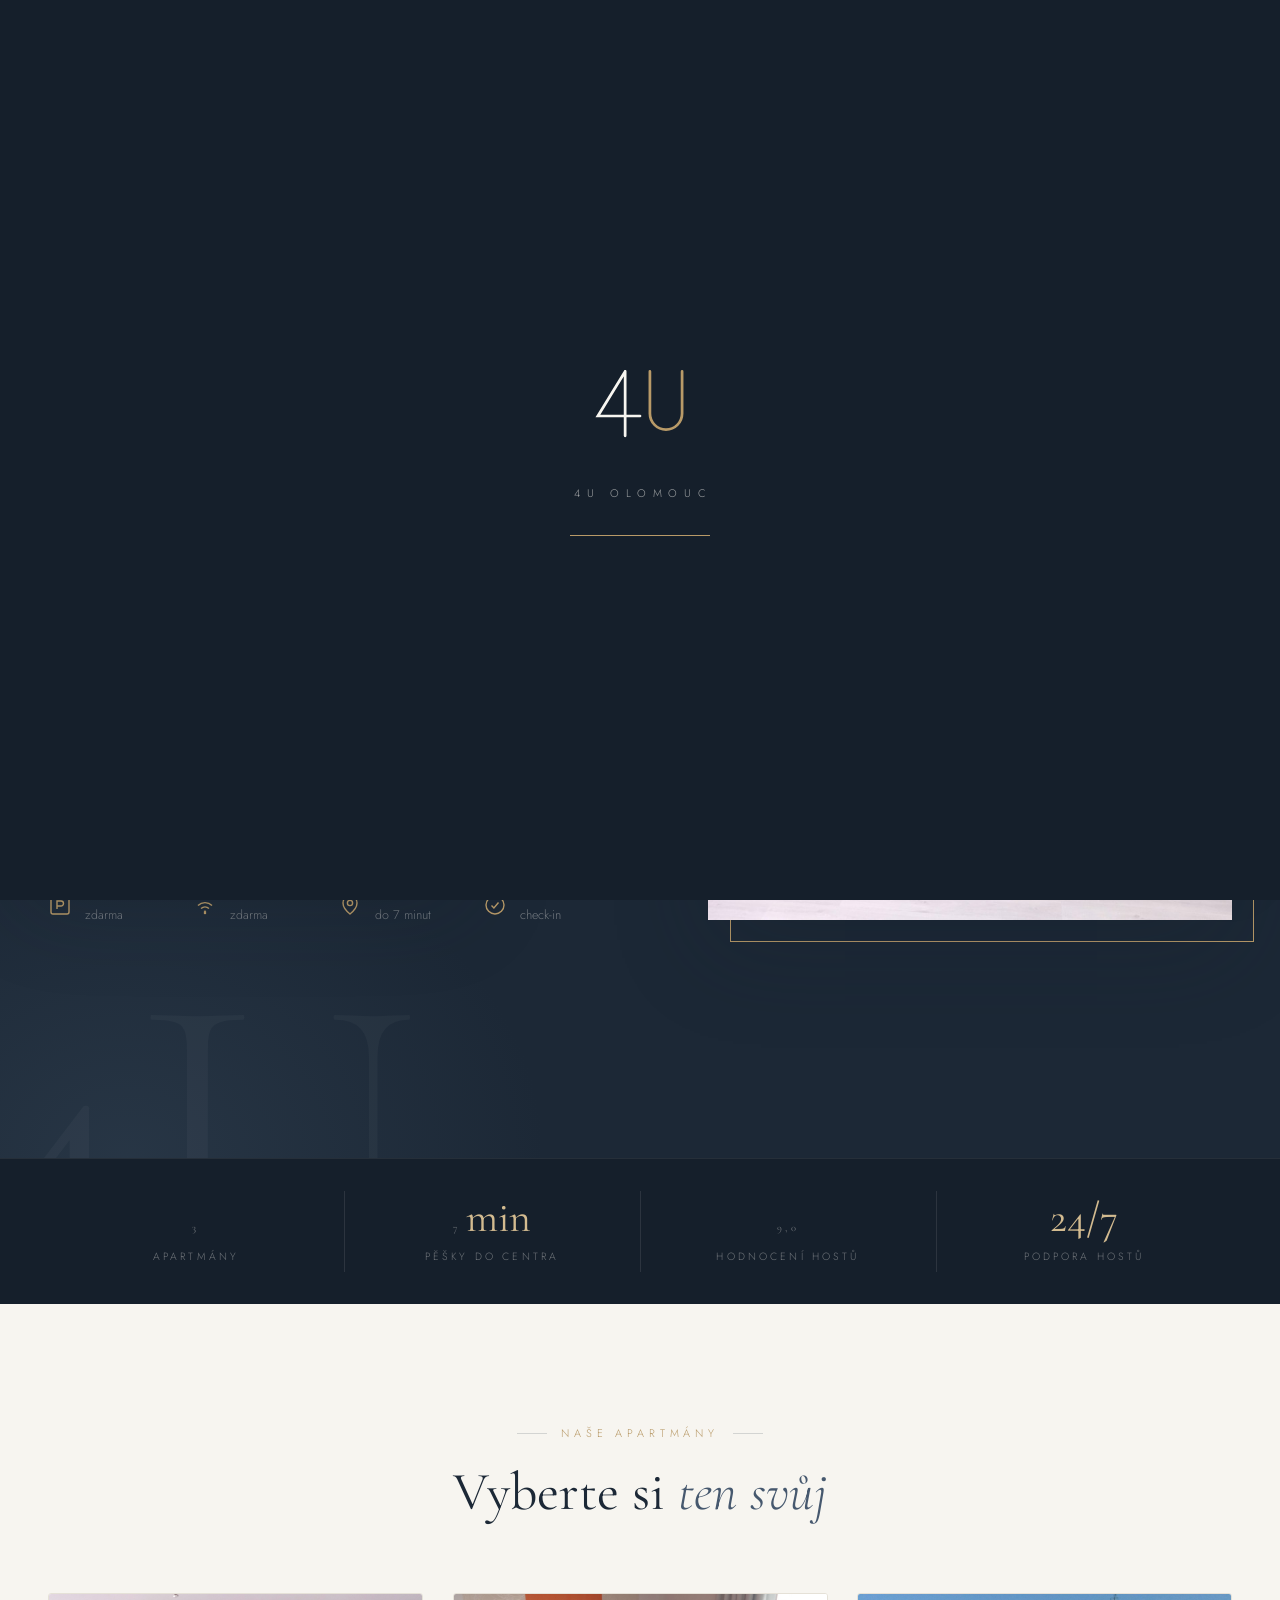
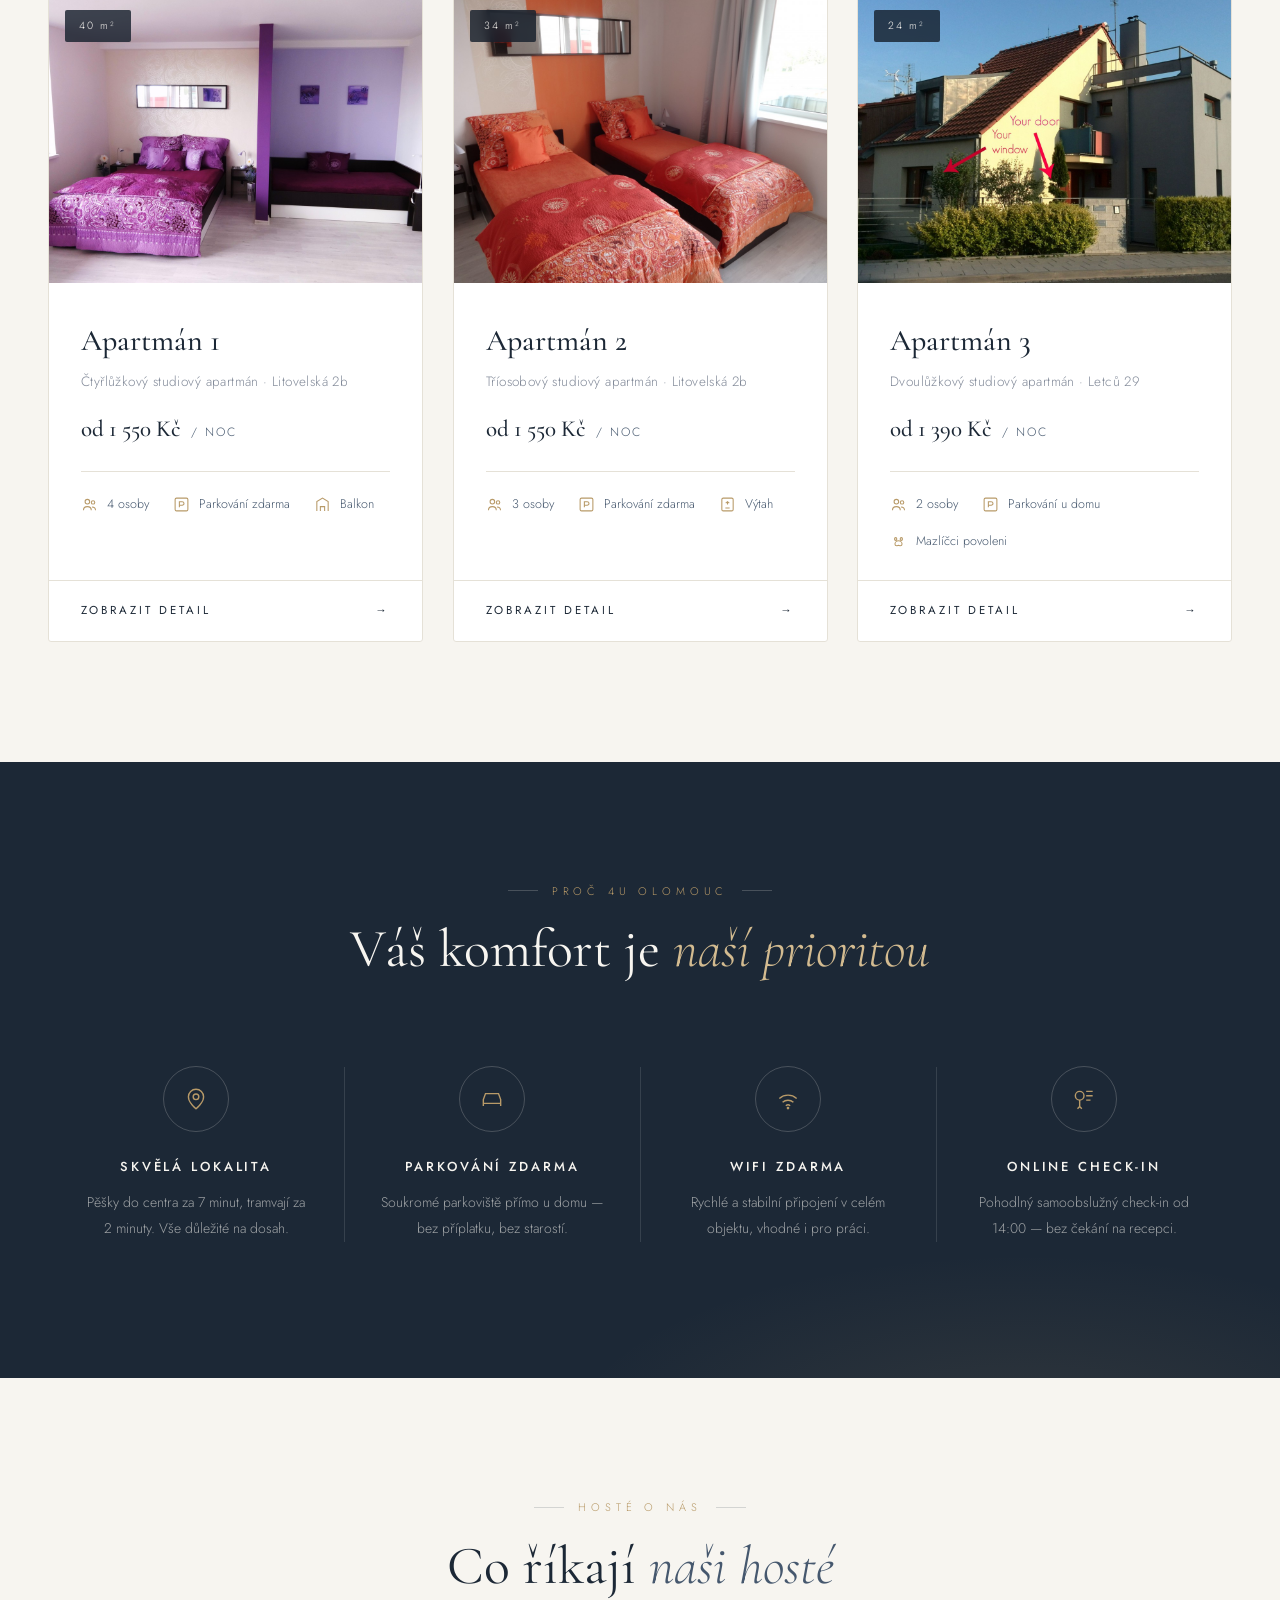
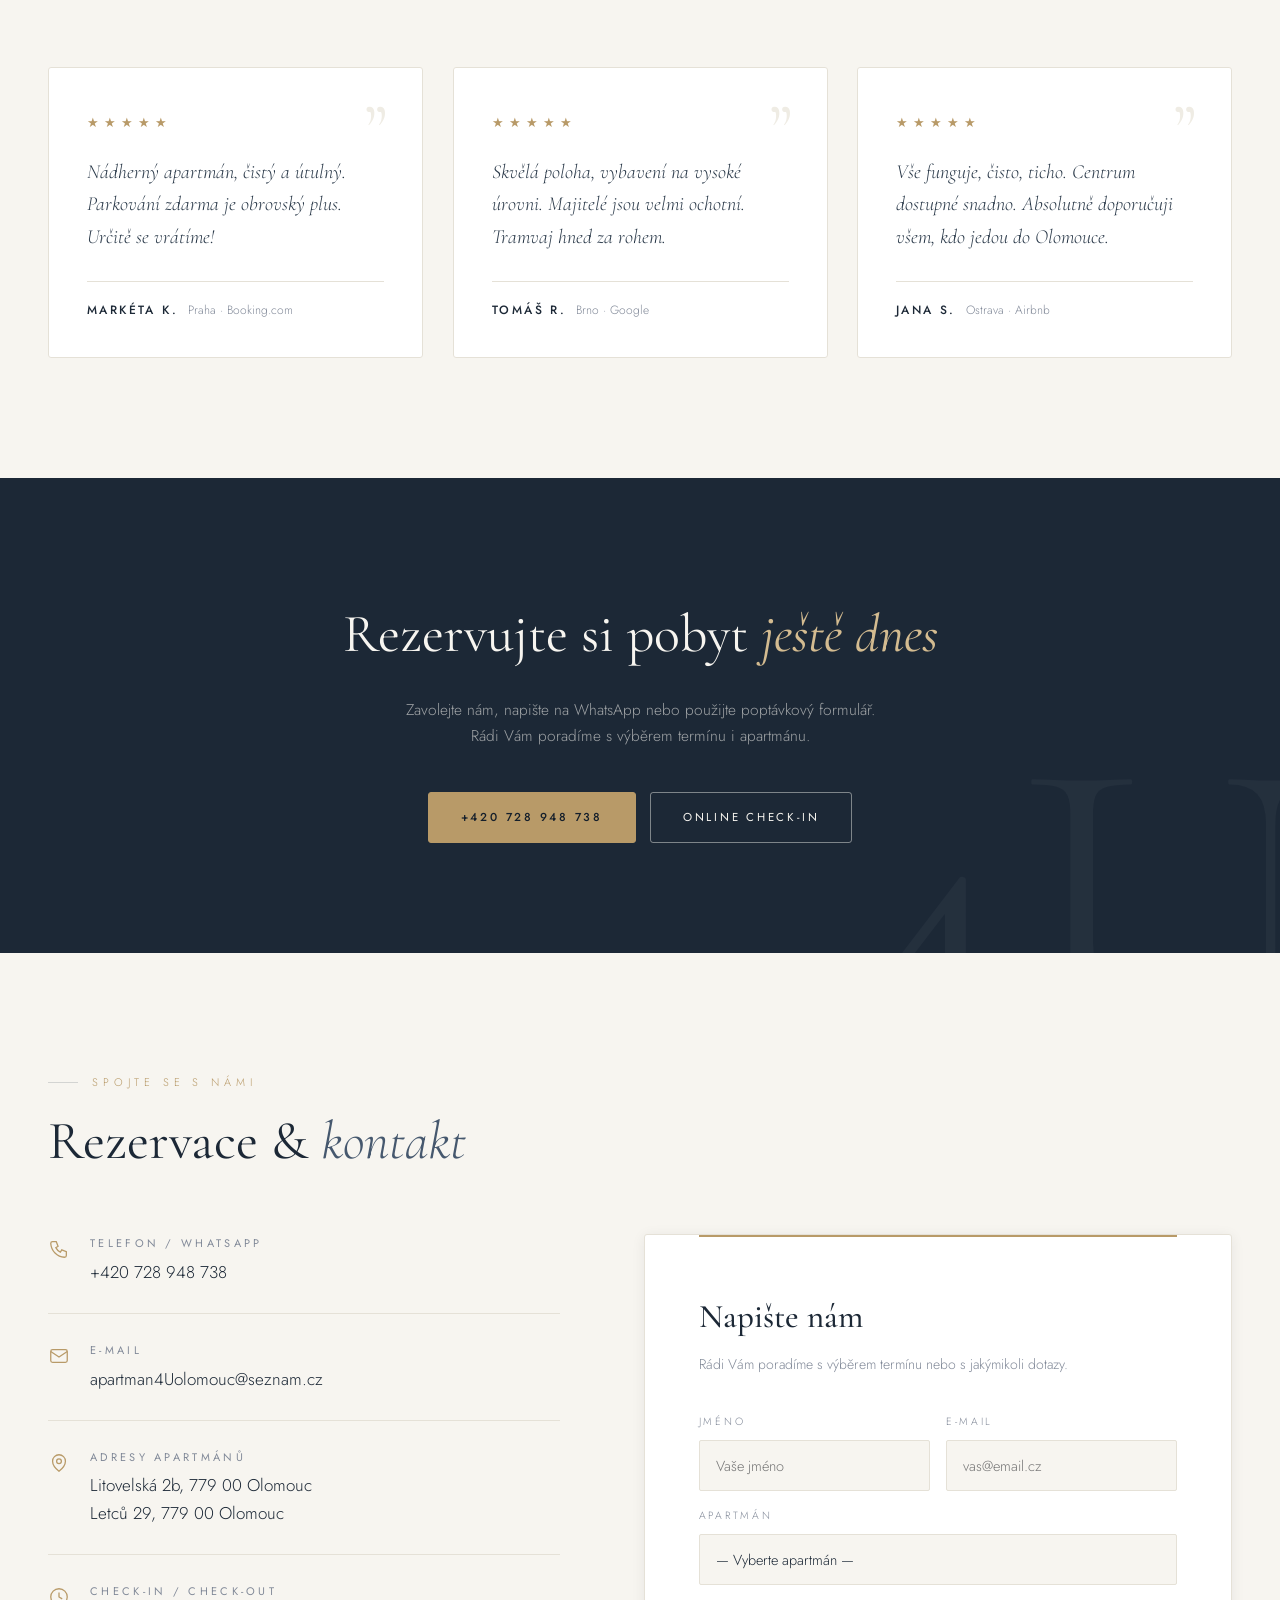
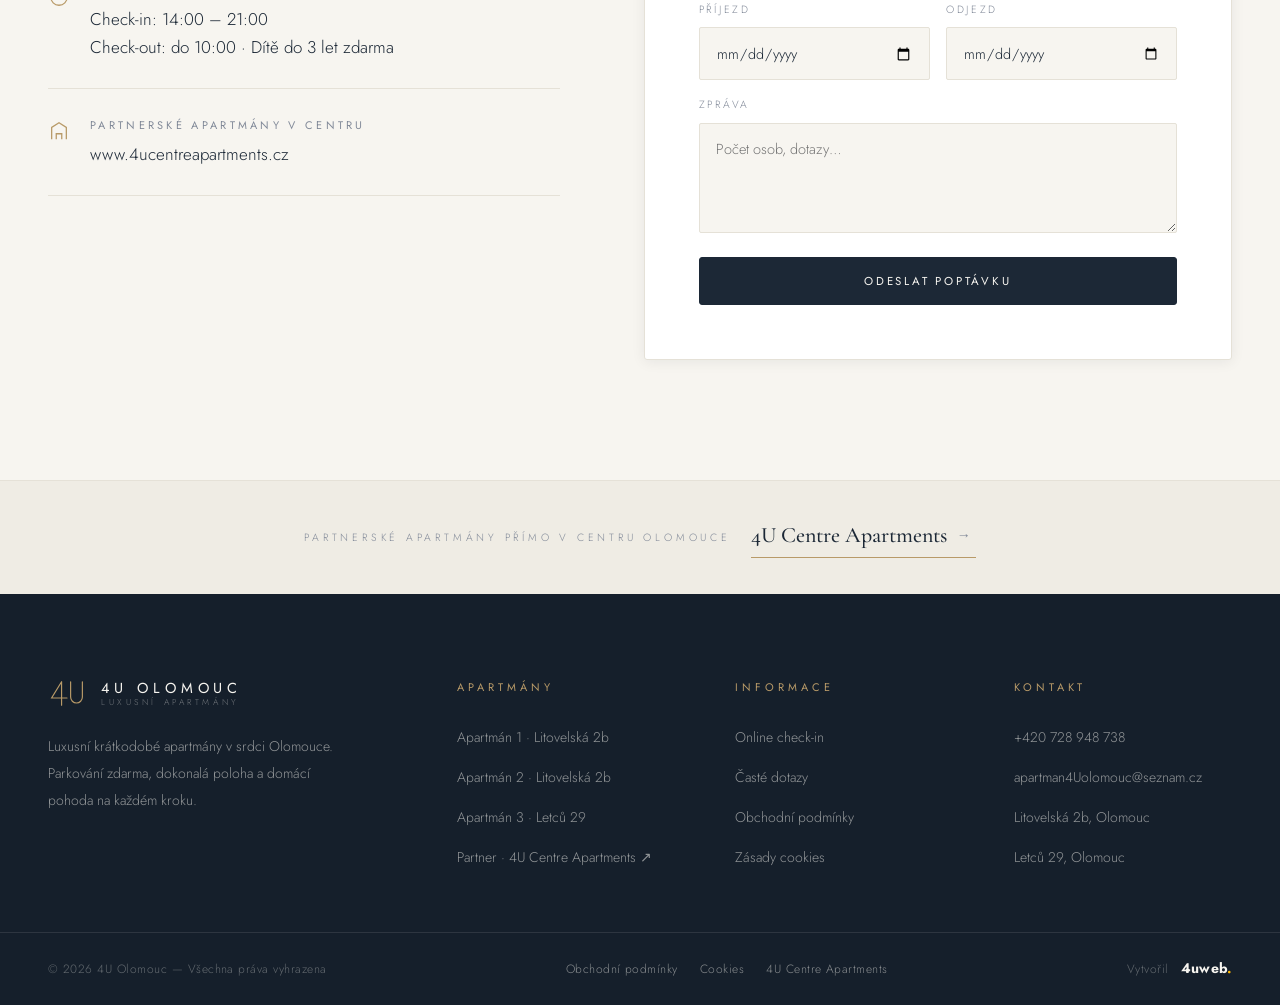
<file: index.html>
<!DOCTYPE html>
<html lang="cs">
<head>
<meta charset="UTF-8">
<meta name="viewport" content="width=device-width, initial-scale=1.0">
<title>4U Olomouc — Luxusní apartmány v srdci Olomouce</title>
<meta name="description" content="Luxusní krátkodobé apartmány v Olomouci. Parkování zdarma, WiFi, centrum do 7 minut. Ideální pro páry, rodiny i služební cesty.">
<link rel="preconnect" href="https://fonts.googleapis.com">
<link rel="preconnect" href="https://fonts.gstatic.com" crossorigin>
<link href="https://fonts.googleapis.com/css2?family=Cormorant+Garamond:ital,wght@0,300;0,400;0,500;0,600;1,300;1,400&family=Jost:wght@300;400;500&display=swap" rel="stylesheet">
<link rel="stylesheet" href="css/style.css">
</head>
<body>

<!-- ═══ PRELOADER ═══ -->
<div id="loader" aria-hidden="true">
  <div class="loader-mark">
    <svg viewBox="0 0 84 64" aria-hidden="true">
      <path d="M30 6 L8 42 H42 M30 6 V58"/>
      <path d="M50 6 V40 a13 13 0 0 0 26 0 V6"/>
    </svg>
  </div>
  <div class="loader-word">4U Olomouc</div>
  <div class="loader-bar"></div>
</div>

<!-- ═══ NAV ═══ -->
<header>
  <div class="nav">
    <a href="index.html" class="brand" aria-label="4U Olomouc — úvod">
      <span class="mono">
        <svg viewBox="0 0 84 64" width="38" height="29" aria-hidden="true">
          <path d="M30 6 L8 42 H42 M30 6 V58"/>
          <path d="M50 6 V40 a13 13 0 0 0 26 0 V6"/>
        </svg>
      </span>
      <span class="brand-name">4U Olomouc<small>Luxusní apartmány</small></span>
    </a>
    <ul class="nav-menu">
      <li><a href="#apartmany">Apartmány</a></li>
      <li><a href="#vyhody">Výhody</a></li>
      <li><a href="#recenze">Recenze</a></li>
      <li><a href="faq.html">FAQ</a></li>
      <li><a href="#kontakt">Kontakt</a></li>
    </ul>
    <div class="nav-actions">
      <a class="nav-tel" href="tel:+420728948738">+420 728 948 738</a>
      <a class="btn brass" href="checkinolomouc.html">Online check-in</a>
      <button class="burger" id="burger" aria-label="Otevřít menu" aria-expanded="false" aria-controls="mmenu">
        <span></span><span></span>
      </button>
    </div>
  </div>
</header>

<!-- ═══ MOBILE MENU ═══ -->
<div class="mmenu" id="mmenu">
  <div class="mmenu-inner">
    <div class="mmenu-eyebrow">Menu</div>
    <ul class="mmenu-links">
      <li><a href="index.html">Úvod</a></li>
      <li><a href="#apartmany">Apartmány</a></li>
      <li><a href="#vyhody">Výhody</a></li>
      <li><a href="#recenze">Recenze</a></li>
      <li><a href="faq.html">Časté dotazy</a></li>
      <li><a href="#kontakt">Kontakt</a></li>
      <li><a href="checkinolomouc.html">Online check-in</a></li>
    </ul>
    <div class="mmenu-foot">
      <a class="big" href="tel:+420728948738">+420 728 948 738</a>
      <a class="big" href="mailto:apartman4Uolomouc@seznam.cz">apartman4Uolomouc@seznam.cz</a>
      <div class="partner">
        Partnerské apartmány v centru
        <a href="https://www.4ucentreapartments.cz" target="_blank" rel="noopener">4U Centre Apartments →</a>
      </div>
    </div>
  </div>
</div>

<!-- ═══ HERO ═══ -->
<section class="hero" id="uvod">
  <div class="hero-inner">
    <div>
      <div class="hero-eyebrow">Olomouc · krátkodobé ubytování</div>
      <h1 class="hero-title">Luxusní apartmány <em>v srdci Olomouce</em></h1>
      <p class="hero-lead">Pohodlí domova v prémiovém provedení. Ideální pro páry, rodiny i&nbsp;služební cesty.</p>
      <div class="hero-cta">
        <a href="#apartmany" class="btn brass">Prohlédnout apartmány <span class="arr">→</span></a>
        <a href="#kontakt" class="btn outline-light">Rezervovat</a>
      </div>
      <div class="hero-badges">
        <div class="hbadge">
          <svg viewBox="0 0 24 24" fill="none" stroke-width="1.4"><rect x="3" y="3" width="18" height="18" rx="2"/><path d="M9 16V8h4a2.5 2.5 0 0 1 0 5H9"/></svg>
          <div><b>Parkování</b><span>zdarma</span></div>
        </div>
        <div class="hbadge">
          <svg viewBox="0 0 24 24" fill="none" stroke-width="1.4"><path d="M5 12.5a10 10 0 0 1 14 0M8 15.5a6 6 0 0 1 8 0M11 18.5a2 2 0 0 1 2 0"/><circle cx="12" cy="20" r=".6" fill="currentColor"/></svg>
          <div><b>Wi-Fi</b><span>zdarma</span></div>
        </div>
        <div class="hbadge">
          <svg viewBox="0 0 24 24" fill="none" stroke-width="1.4"><path d="M12 21s7-5.6 7-11a7 7 0 1 0-14 0c0 5.4 7 11 7 11Z"/><circle cx="12" cy="10" r="2.6"/></svg>
          <div><b>Centrum</b><span>do 7 minut</span></div>
        </div>
        <div class="hbadge">
          <svg viewBox="0 0 24 24" fill="none" stroke-width="1.4"><circle cx="12" cy="12" r="9"/><path d="M8.5 12.5l2.4 2.4 4.6-5.4"/></svg>
          <div><b>Online</b><span>check-in</span></div>
        </div>
      </div>
    </div>
    <div class="hero-visual">
      <div class="hero-frame" data-tilt="5">
        <img src="img/apartman01/1.jpg" alt="Interiér apartmánu 4U Olomouc" fetchpriority="high">
        <div class="hf-caption"><b>Apartmán 1</b><span>Litovelská 2b · 40 m²</span></div>
      </div>
      <div class="hero-rating" aria-label="Hodnocení hostů 9,4 z 10">
        <b>9.4</b><span>Hodnocení</span>
      </div>
    </div>
  </div>
</section>

<!-- ═══ STATS ═══ -->
<div class="stats">
  <div class="stats-in">
    <div class="stat"><b><span class="count" data-to="3">0</span></b><span>Apartmány</span></div>
    <div class="stat"><b><span class="count" data-to="7">0</span>&#8202;min</b><span>Pěšky do centra</span></div>
    <div class="stat"><b><span class="count" data-to="9.4">0</span></b><span>Hodnocení hostů</span></div>
    <div class="stat"><b>24/7</b><span>Podpora hostů</span></div>
  </div>
</div>

<!-- ═══ APARTMÁNY ═══ -->
<section id="apartmany">
  <div class="wrap">
    <div class="sec-head rv">
      <div class="sec-eyebrow">Naše apartmány</div>
      <h2 class="sec-title">Vyberte si <em>ten svůj</em></h2>
    </div>
    <div class="apt-grid">

      <a href="apartman1.html" class="apt-card rv rv-d1" data-tilt="6">
        <div class="apt-card-media">
          <img src="img/apartman01/1.jpg" alt="Apartmán 1 — obývací část" loading="lazy">
          <span class="apt-tag">40 m²</span>
        </div>
        <div class="apt-card-body">
          <h3>Apartmán 1</h3>
          <p class="apt-sub">Čtyřlůžkový studiový apartmán · Litovelská 2b</p>
          <p class="apt-price"><b>od 1 550 Kč</b> / noc</p>
          <div class="apt-card-specs">
            <span class="spec"><svg viewBox="0 0 24 24" fill="none" stroke-width="1.5"><circle cx="9" cy="8" r="3.2"/><path d="M3.5 20c0-3 2.5-5 5.5-5s5.5 2 5.5 5"/><circle cx="17" cy="9" r="2.4"/><path d="M15.5 15.4c2.8 0 5 1.8 5 4.6"/></svg>4 osoby</span>
            <span class="spec"><svg viewBox="0 0 24 24" fill="none" stroke-width="1.5"><rect x="3" y="3" width="18" height="18" rx="2"/><path d="M9 16V8h4a2.5 2.5 0 0 1 0 5H9"/></svg>Parkování zdarma</span>
            <span class="spec"><svg viewBox="0 0 24 24" fill="none" stroke-width="1.5"><path d="M4 21V8l8-5 8 5v13M9 21v-6h6v6"/></svg>Balkon</span>
          </div>
        </div>
        <div class="apt-card-cta"><span>Zobrazit detail</span><span>→</span></div>
      </a>

      <a href="apartman2.html" class="apt-card rv rv-d2" data-tilt="6">
        <div class="apt-card-media">
          <img src="img/apartman02/1.jpg" alt="Apartmán 2 — interiér" loading="lazy">
          <span class="apt-tag">34 m²</span>
        </div>
        <div class="apt-card-body">
          <h3>Apartmán 2</h3>
          <p class="apt-sub">Tříosobový studiový apartmán · Litovelská 2b</p>
          <p class="apt-price"><b>od 1 550 Kč</b> / noc</p>
          <div class="apt-card-specs">
            <span class="spec"><svg viewBox="0 0 24 24" fill="none" stroke-width="1.5"><circle cx="9" cy="8" r="3.2"/><path d="M3.5 20c0-3 2.5-5 5.5-5s5.5 2 5.5 5"/><circle cx="17" cy="9" r="2.4"/><path d="M15.5 15.4c2.8 0 5 1.8 5 4.6"/></svg>3 osoby</span>
            <span class="spec"><svg viewBox="0 0 24 24" fill="none" stroke-width="1.5"><rect x="3" y="3" width="18" height="18" rx="2"/><path d="M9 16V8h4a2.5 2.5 0 0 1 0 5H9"/></svg>Parkování zdarma</span>
            <span class="spec"><svg viewBox="0 0 24 24" fill="none" stroke-width="1.5"><rect x="4" y="3" width="16" height="18" rx="2"/><path d="M12 8v4m-2.5-2 2.5-2 2.5 2M9 17h6"/></svg>Výtah</span>
          </div>
        </div>
        <div class="apt-card-cta"><span>Zobrazit detail</span><span>→</span></div>
      </a>

      <a href="apartman3.html" class="apt-card rv rv-d3" data-tilt="6">
        <div class="apt-card-media">
          <img src="img/apartman03/1.jpg" alt="Apartmán 3 — ložnice" loading="lazy">
          <span class="apt-tag">24 m²</span>
        </div>
        <div class="apt-card-body">
          <h3>Apartmán 3</h3>
          <p class="apt-sub">Dvoulůžkový studiový apartmán · Letců 29</p>
          <p class="apt-price"><b>od 1 390 Kč</b> / noc</p>
          <div class="apt-card-specs">
            <span class="spec"><svg viewBox="0 0 24 24" fill="none" stroke-width="1.5"><circle cx="9" cy="8" r="3.2"/><path d="M3.5 20c0-3 2.5-5 5.5-5s5.5 2 5.5 5"/><circle cx="17" cy="9" r="2.4"/><path d="M15.5 15.4c2.8 0 5 1.8 5 4.6"/></svg>2 osoby</span>
            <span class="spec"><svg viewBox="0 0 24 24" fill="none" stroke-width="1.5"><rect x="3" y="3" width="18" height="18" rx="2"/><path d="M9 16V8h4a2.5 2.5 0 0 1 0 5H9"/></svg>Parkování u domu</span>
            <span class="spec"><svg viewBox="0 0 24 24" fill="none" stroke-width="1.5"><path d="M8 6.5c.9 0 1.6.9 1.6 2S8.9 10.4 8 10.4 6.4 9.6 6.4 8.5 7.1 6.5 8 6.5Zm8 0c.9 0 1.6.9 1.6 2s-.7 1.9-1.6 1.9-1.6-.8-1.6-1.9.7-2 1.6-2ZM12 11c2.6 0 5 2.2 5 4.6 0 1.6-1.2 2.4-2.5 2.4-1 0-1.7-.5-2.5-.5s-1.5.5-2.5.5c-1.3 0-2.5-.8-2.5-2.4C7 13.2 9.4 11 12 11Z"/></svg>Mazlíčci povoleni</span>
          </div>
        </div>
        <div class="apt-card-cta"><span>Zobrazit detail</span><span>→</span></div>
      </a>

    </div>
  </div>
</section>

<!-- ═══ VÝHODY ═══ -->
<section class="features" id="vyhody">
  <div class="wrap">
    <div class="sec-head rv">
      <div class="sec-eyebrow">Proč 4U Olomouc</div>
      <h2 class="sec-title">Váš komfort je <em>naší prioritou</em></h2>
    </div>
    <div class="feat-grid">
      <div class="feat rv rv-d1">
        <div class="feat-ic"><svg viewBox="0 0 24 24" fill="none" stroke-width="1.3"><path d="M12 21s7-5.6 7-11a7 7 0 1 0-14 0c0 5.4 7 11 7 11Z"/><circle cx="12" cy="10" r="2.6"/></svg></div>
        <h3>Skvělá lokalita</h3>
        <p>Pěšky do centra za 7 minut, tramvají za 2 minuty. Vše důležité na dosah.</p>
      </div>
      <div class="feat rv rv-d2">
        <div class="feat-ic"><svg viewBox="0 0 24 24" fill="none" stroke-width="1.3"><path d="M4 16v-3.5L6 7h12l2 5.5V16M4 16h16M4 16v2.5M20 16v2.5M7 13.2h.01M17 13.2h.01"/></svg></div>
        <h3>Parkování zdarma</h3>
        <p>Soukromé parkoviště přímo u domu — bez příplatku, bez starostí.</p>
      </div>
      <div class="feat rv rv-d3">
        <div class="feat-ic"><svg viewBox="0 0 24 24" fill="none" stroke-width="1.3"><path d="M4 11.5a12 12 0 0 1 16 0M7 15a7.5 7.5 0 0 1 10 0M10 18.3a3 3 0 0 1 4 0"/><circle cx="12" cy="20.4" r=".6" fill="currentColor"/></svg></div>
        <h3>WiFi zdarma</h3>
        <p>Rychlé a stabilní připojení v celém objektu, vhodné i pro práci.</p>
      </div>
      <div class="feat rv rv-d4">
        <div class="feat-ic"><svg viewBox="0 0 24 24" fill="none" stroke-width="1.3"><circle cx="8" cy="9" r="4"/><path d="M8 13v6m0 0-2 2m2-2 2 2M14 5h6m-6 4h6m-6 4h4"/></svg></div>
        <h3>Online check-in</h3>
        <p>Pohodlný samoobslužný check-in od 14:00 — bez čekání na recepci.</p>
      </div>
    </div>
  </div>
</section>

<!-- ═══ RECENZE ═══ -->
<section id="recenze">
  <div class="wrap">
    <div class="sec-head rv">
      <div class="sec-eyebrow">Hosté o nás</div>
      <h2 class="sec-title">Co říkají <em>naši hosté</em></h2>
    </div>
    <div class="rev-grid">
      <div class="rev rv rv-d1" data-tilt="5">
        <span class="rev-mark">”</span>
        <div class="rev-stars">★★★★★</div>
        <p>Nádherný apartmán, čistý a útulný. Parkování zdarma je obrovský plus. Určitě se vrátíme!</p>
        <div class="rev-who"><b>Markéta K.</b><span>Praha · Booking.com</span></div>
      </div>
      <div class="rev rv rv-d2" data-tilt="5">
        <span class="rev-mark">”</span>
        <div class="rev-stars">★★★★★</div>
        <p>Skvělá poloha, vybavení na vysoké úrovni. Majitelé jsou velmi ochotní. Tramvaj hned za rohem.</p>
        <div class="rev-who"><b>Tomáš R.</b><span>Brno · Google</span></div>
      </div>
      <div class="rev rv rv-d3" data-tilt="5">
        <span class="rev-mark">”</span>
        <div class="rev-stars">★★★★★</div>
        <p>Vše funguje, čisto, ticho. Centrum dostupné snadno. Absolutně doporučuji všem, kdo jedou do Olomouce.</p>
        <div class="rev-who"><b>Jana S.</b><span>Ostrava · Airbnb</span></div>
      </div>
    </div>
  </div>
</section>

<!-- ═══ CTA BAND ═══ -->
<section class="band rv">
  <div class="wrap">
    <h2>Rezervujte si pobyt <em>ještě dnes</em></h2>
    <p>Zavolejte nám, napište na WhatsApp nebo použijte poptávkový formulář. Rádi Vám poradíme s výběrem termínu i apartmánu.</p>
    <div class="row">
      <a href="tel:+420728948738" class="btn brass">+420 728 948 738</a>
      <a href="checkinolomouc.html" class="btn outline-light">Online check-in</a>
    </div>
  </div>
</section>

<!-- ═══ KONTAKT ═══ -->
<section id="kontakt">
  <div class="wrap">
    <div class="sec-head left rv">
      <div class="sec-eyebrow">Spojte se s námi</div>
      <h2 class="sec-title">Rezervace &amp; <em>kontakt</em></h2>
    </div>
    <div class="contact-grid">
      <div class="rv">
        <div class="c-item">
          <svg viewBox="0 0 24 24" fill="none" stroke-width="1.4"><path d="M5 4h4l2 5-2.5 1.5a12 12 0 0 0 5 5L15 13l5 2v4a2 2 0 0 1-2 2A16 16 0 0 1 3 6a2 2 0 0 1 2-2Z"/></svg>
          <div><h4>Telefon / WhatsApp</h4><a href="tel:+420728948738">+420 728 948 738</a></div>
        </div>
        <div class="c-item">
          <svg viewBox="0 0 24 24" fill="none" stroke-width="1.4"><rect x="3" y="5" width="18" height="14" rx="2"/><path d="m3 7 9 6 9-6"/></svg>
          <div><h4>E-mail</h4><a href="mailto:apartman4Uolomouc@seznam.cz">apartman4Uolomouc@seznam.cz</a></div>
        </div>
        <div class="c-item">
          <svg viewBox="0 0 24 24" fill="none" stroke-width="1.4"><path d="M12 21s7-5.6 7-11a7 7 0 1 0-14 0c0 5.4 7 11 7 11Z"/><circle cx="12" cy="10" r="2.6"/></svg>
          <div><h4>Adresy apartmánů</h4><p>Litovelská 2b, 779 00 Olomouc<br>Letců 29, 779 00 Olomouc</p></div>
        </div>
        <div class="c-item">
          <svg viewBox="0 0 24 24" fill="none" stroke-width="1.4"><circle cx="12" cy="12" r="9"/><path d="M12 7v5l3.5 2"/></svg>
          <div><h4>Check-in / Check-out</h4><p>Check-in: 14:00 – 21:00<br>Check-out: do 10:00 · Dítě do 3 let zdarma</p></div>
        </div>
        <div class="c-item">
          <svg viewBox="0 0 24 24" fill="none" stroke-width="1.4"><path d="M4 21V8l8-5 8 5v13M9 21v-6h6v6"/></svg>
          <div><h4>Partnerské apartmány v centru</h4><a href="https://www.4ucentreapartments.cz" target="_blank" rel="noopener">www.4ucentreapartments.cz</a></div>
        </div>
      </div>
      <div class="form-card rv rv-d2">
        <h3>Napište nám</h3>
        <p>Rádi Vám poradíme s výběrem termínu nebo s jakýmikoli dotazy.</p>
        <div class="f-row">
          <div class="f-group"><label for="f-name">Jméno</label><input type="text" id="f-name" autocomplete="name" placeholder="Vaše jméno"></div>
          <div class="f-group"><label for="f-email">E-mail</label><input type="email" id="f-email" autocomplete="email" placeholder="vas@email.cz"></div>
        </div>
        <div class="f-group">
          <label for="f-apt">Apartmán</label>
          <select id="f-apt">
            <option value="">— Vyberte apartmán —</option>
            <option>Apartmán 1 · Litovelská 2b (4 osoby)</option>
            <option>Apartmán 2 · Litovelská 2b (3 osoby)</option>
            <option>Apartmán 3 · Letců 29 (2 osoby)</option>
          </select>
        </div>
        <div class="f-row">
          <div class="f-group"><label for="f-from">Příjezd</label><input type="date" id="f-from"></div>
          <div class="f-group"><label for="f-to">Odjezd</label><input type="date" id="f-to"></div>
        </div>
        <div class="f-group"><label for="f-msg">Zpráva</label><textarea id="f-msg" placeholder="Počet osob, dotazy…"></textarea></div>
        <button class="btn" id="formSubmit" style="width:100%;">Odeslat poptávku</button>
        <div class="form-note" id="formNote" role="status"></div>
      </div>
    </div>
  </div>
</section>

<!-- ═══ PARTNER ═══ -->
<div class="partner-strip">
  <div class="in">
    <span>Partnerské apartmány přímo v centru Olomouce</span>
    <a href="https://www.4ucentreapartments.cz" target="_blank" rel="noopener">4U Centre Apartments <span class="arr">→</span></a>
  </div>
</div>

<!-- ═══ FOOTER ═══ -->
<footer>
  <div class="foot-top">
    <div>
      <a href="index.html" class="foot-brand">
        <span class="mono">
          <svg viewBox="0 0 84 64" width="38" height="29" aria-hidden="true">
            <path d="M30 6 L8 42 H42 M30 6 V58"/>
            <path d="M50 6 V40 a13 13 0 0 0 26 0 V6"/>
          </svg>
        </span>
        <span class="brand-name">4U Olomouc<small>Luxusní apartmány</small></span>
      </a>
      <p class="foot-desc">Luxusní krátkodobé apartmány v srdci Olomouce. Parkování zdarma, dokonalá poloha a domácí pohoda na každém kroku.</p>
    </div>
    <div class="foot-col">
      <h5>Apartmány</h5>
      <ul>
        <li><a href="apartman1.html">Apartmán 1 · Litovelská 2b</a></li>
        <li><a href="apartman2.html">Apartmán 2 · Litovelská 2b</a></li>
        <li><a href="apartman3.html">Apartmán 3 · Letců 29</a></li>
        <li><a href="https://www.4ucentreapartments.cz" target="_blank" rel="noopener">Partner · 4U Centre Apartments ↗</a></li>
      </ul>
    </div>
    <div class="foot-col">
      <h5>Informace</h5>
      <ul>
        <li><a href="checkinolomouc.html">Online check-in</a></li>
        <li><a href="faq.html">Časté dotazy</a></li>
        <li><a href="obchodni-podminky.html">Obchodní podmínky</a></li>
        <li><a href="cookies.html">Zásady cookies</a></li>
      </ul>
    </div>
    <div class="foot-col">
      <h5>Kontakt</h5>
      <ul>
        <li><a href="tel:+420728948738">+420 728 948 738</a></li>
        <li><a href="mailto:apartman4Uolomouc@seznam.cz">apartman4Uolomouc@seznam.cz</a></li>
        <li><a href="https://maps.google.com/?q=Litovelská+2b+Olomouc" target="_blank" rel="noopener">Litovelská 2b, Olomouc</a></li>
        <li><a href="https://maps.google.com/?q=Letců+29+Olomouc" target="_blank" rel="noopener">Letců 29, Olomouc</a></li>
      </ul>
    </div>
  </div>
  <div class="foot-bottom">
    <div class="foot-bottom-in">
      <span>© <span id="year">2026</span> 4U Olomouc — Všechna práva vyhrazena</span>
      <div class="foot-legal">
        <a href="obchodni-podminky.html">Obchodní podmínky</a>
        <a href="cookies.html">Cookies</a>
        <a href="https://www.4ucentreapartments.cz" target="_blank" rel="noopener">4U Centre Apartments</a>
      </div>
    </div>
  </div>
</footer>

<!-- ═══ WHATSAPP ═══ -->
<a href="https://wa.me/420728948738" target="_blank" rel="noopener" class="wa-float" aria-label="Napsat na WhatsApp">
  <svg viewBox="0 0 24 24"><path d="M12 2a10 10 0 0 0-8.5 15.3L2 22l4.9-1.4A10 10 0 1 0 12 2Zm5.3 14.1c-.2.6-1.3 1.2-1.8 1.2-.5.1-1 .2-3.3-.7-2.8-1.1-4.6-4-4.7-4.2-.1-.2-1.1-1.5-1.1-2.9s.7-2 1-2.3c.2-.3.5-.3.7-.3h.5c.2 0 .4 0 .6.5l.9 2.1c.1.2.1.4 0 .6l-.4.6-.5.5c-.1.2-.3.3-.1.6.2.3.8 1.4 1.8 2.2 1.3 1.1 2.3 1.5 2.6 1.6.3.2.5.1.7-.1l1-1.2c.2-.3.4-.2.7-.1l2 1c.3.1.5.2.6.3.1.2.1.7-.2 1.2Z"/></svg>
</a>

<!-- ═══ COOKIE BAR ═══ -->
<div class="cookiebar" id="cookiebar" role="dialog" aria-label="Nastavení cookies">
  <h4>Používáme cookies</h4>
  <p>Tento web používá pouze nezbytné technické cookies pro správné fungování stránek. Více informací najdete v <a href="cookies.html">zásadách cookies</a>.</p>
  <div class="row">
    <button class="btn" onclick="cookieChoice('accepted')">Rozumím</button>
    <button class="btn ghost" onclick="cookieChoice('necessary')">Pouze nezbytné</button>
  </div>
</div>

<script src="js/main.js"></script>
</body>
</html>
</file>
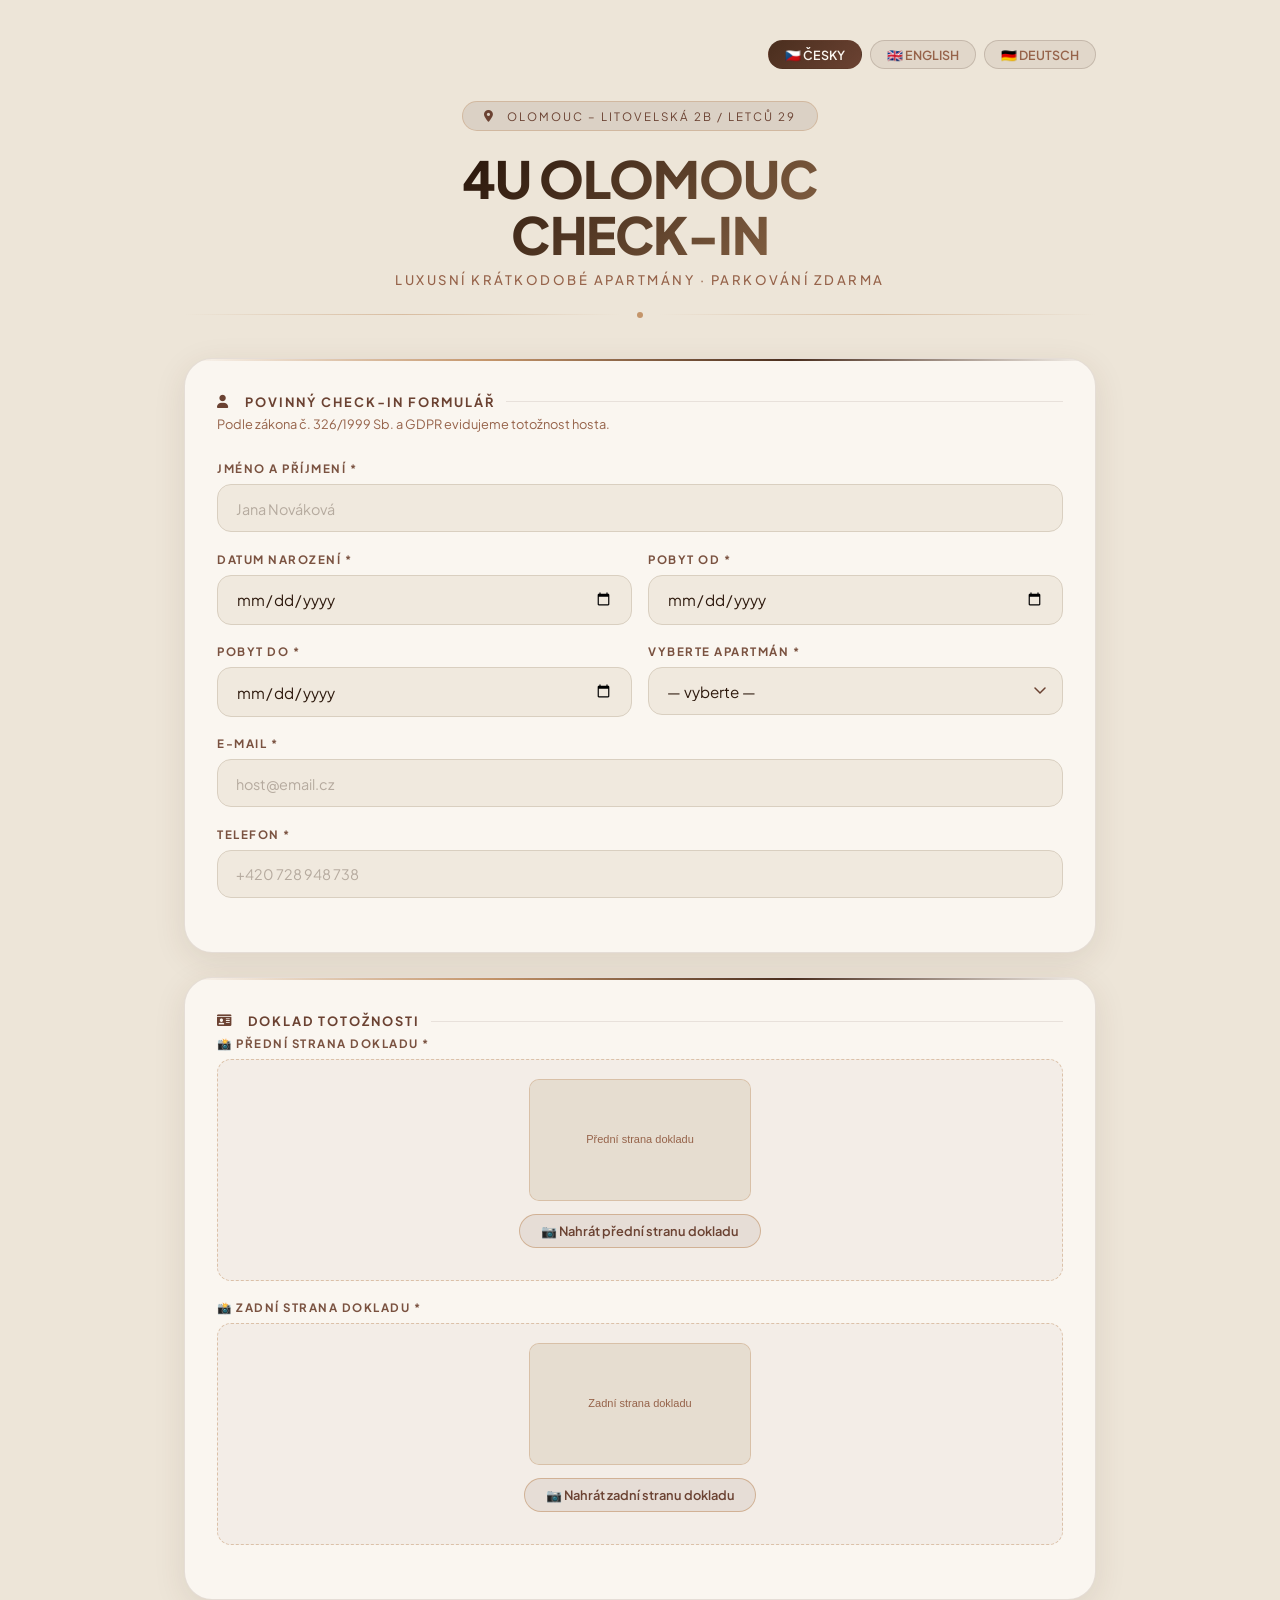
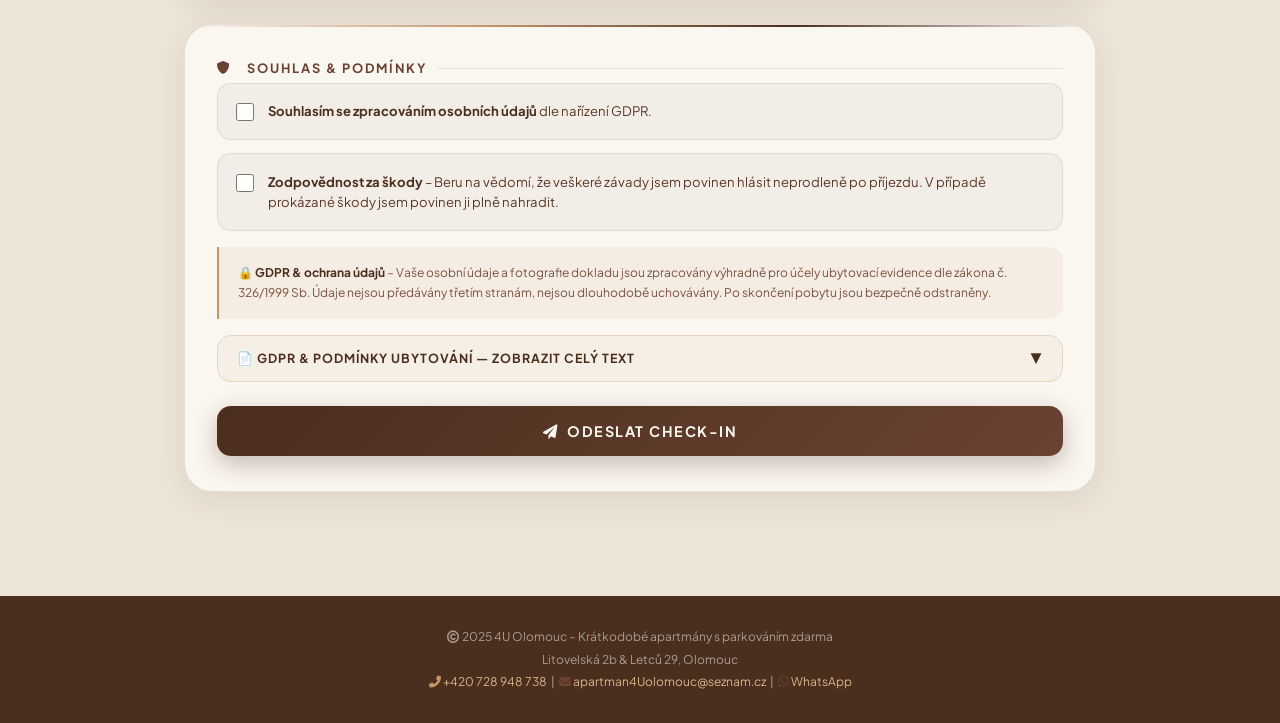
<file: checkinolomouc.html>
<!DOCTYPE html>
<html lang="cs">
<head>
    <meta charset="UTF-8">
    <meta name="viewport" content="width=device-width, initial-scale=1.0, user-scalable=yes">
    <title>4U Olomouc | Check-in hosta</title>
    <link rel="preconnect" href="https://fonts.googleapis.com">
    <link rel="preconnect" href="https://fonts.gstatic.com" crossorigin>
    <link href="https://fonts.googleapis.com/css2?family=Plus+Jakarta+Sans:wght@300;400;500;600;700;800&display=swap" rel="stylesheet">
    <link rel="stylesheet" href="https://cdnjs.cloudflare.com/ajax/libs/font-awesome/6.0.0-beta3/css/all.min.css">
    <style>
        * { margin: 0; padding: 0; box-sizing: border-box; }

        body {
            font-family: 'Plus Jakarta Sans', sans-serif;
            background: #ede5d8;
            color: #2e1a0e;
            min-height: 100vh;
            overflow-x: hidden;
        }

        /* ── PAGE WRAP ── */
        .page-wrap {
            max-width: 960px;
            margin: 0 auto;
            padding: 2.5rem 1.5rem 4rem;
        }

        /* ── LANG ── */
        .lang-switch {
            display: flex;
            justify-content: flex-end;
            gap: 0.5rem;
            margin-bottom: 2rem;
        }
        .lang-btn {
            background: rgba(74,46,30,0.07);
            border: 1px solid rgba(74,46,30,0.18);
            color: #96634a;
            padding: 0.35rem 1rem;
            border-radius: 40px;
            cursor: pointer;
            font-family: 'Plus Jakarta Sans', sans-serif;
            font-size: 0.78rem;
            font-weight: 600;
            transition: all 0.2s;
        }
        .lang-btn.active {
            background: linear-gradient(135deg, #4a2e1e, #6b4232);
            border-color: transparent;
            color: #faf6f0;
        }
        .lang-btn:hover:not(.active) {
            border-color: #c4956a;
            color: #4a2e1e;
        }

        /* ── HERO ── */
        .hero {
            text-align: center;
            margin-bottom: 2.5rem;
        }
        .hero-badge {
            display: inline-flex;
            align-items: center;
            gap: 0.5rem;
            background: rgba(74,46,30,0.1);
            border: 1px solid rgba(196,149,106,0.4);
            border-radius: 40px;
            padding: 0.4rem 1.3rem;
            font-size: 0.72rem;
            letter-spacing: 2px;
            text-transform: uppercase;
            color: #6b4232;
            margin-bottom: 1.2rem;
        }
        .hero h1 {
            font-size: clamp(2rem, 5vw, 3.2rem);
            font-weight: 800;
            letter-spacing: -0.02em;
            background: linear-gradient(135deg, #2e1a0e 30%, #c4956a 100%);
            background-clip: text;
            -webkit-background-clip: text;
            color: transparent;
            line-height: 1.1;
            margin-bottom: 0.5rem;
        }
        .hero-sub {
            font-size: 0.82rem;
            letter-spacing: 2.5px;
            text-transform: uppercase;
            color: #96634a;
            font-weight: 500;
        }
        .hero-divider {
            display: flex;
            align-items: center;
            gap: 1rem;
            margin-top: 1.5rem;
            margin-bottom: 0;
        }
        .hero-divider::before, .hero-divider::after {
            content: '';
            flex: 1;
            height: 1px;
            background: linear-gradient(90deg, transparent, rgba(196,149,106,0.5), transparent);
        }
        .hero-divider-dot {
            width: 6px; height: 6px;
            background: #c4956a;
            border-radius: 50%;
        }

        /* ── CARD ── */
        .form-card {
            background: #faf6f0;
            border: 1px solid rgba(74,46,30,0.12);
            border-radius: 28px;
            padding: 2.2rem 2rem;
            margin-bottom: 1.5rem;
            box-shadow: 0 8px 32px rgba(74,46,30,0.1);
            position: relative;
            overflow: hidden;
        }
        .form-card::before {
            content: '';
            position: absolute;
            top: 0; left: 0; right: 0;
            height: 2px;
            background: linear-gradient(90deg, transparent, #c4956a, #4a2e1e, transparent);
        }

        .card-title {
            font-size: 0.8rem;
            font-weight: 700;
            letter-spacing: 2px;
            text-transform: uppercase;
            color: #6b4232;
            margin-bottom: 0.4rem;
            display: flex;
            align-items: center;
            gap: 0.7rem;
        }
        .card-title::after {
            content: '';
            flex: 1;
            height: 1px;
            background: rgba(74,46,30,0.1);
        }
        .card-desc {
            font-size: 0.8rem;
            color: #96634a;
            margin-bottom: 1.8rem;
            font-weight: 400;
        }

        /* ── FIELDS ── */
        .form-row { margin-bottom: 1.2rem; }
        label {
            display: block;
            font-size: 0.72rem;
            font-weight: 700;
            letter-spacing: 1.5px;
            text-transform: uppercase;
            color: #7a5240;
            margin-bottom: 0.5rem;
        }
        input[type="text"],
        input[type="date"],
        input[type="email"],
        input[type="tel"],
        select {
            width: 100%;
            padding: 0.85rem 1.1rem;
            background: #f0e9de;
            border: 1.5px solid #d9cfc0;
            border-radius: 14px;
            color: #2e1a0e;
            font-family: 'Plus Jakarta Sans', sans-serif;
            font-size: 0.95rem;
            font-weight: 400;
            transition: border-color 0.2s, box-shadow 0.2s;
            -webkit-appearance: none;
        }
        select {
            background-image: url("data:image/svg+xml,%3Csvg xmlns='http://www.w3.org/2000/svg' width='12' height='8' viewBox='0 0 12 8'%3E%3Cpath d='M1 1l5 5 5-5' stroke='%236b4232' stroke-width='1.5' fill='none' stroke-linecap='round'/%3E%3C/svg%3E");
            background-repeat: no-repeat;
            background-position: right 1rem center;
            padding-right: 2.5rem;
            cursor: pointer;
            background-color: #f0e9de;
        }
        select option { background: #faf6f0; color: #2e1a0e; }
        input:focus, select:focus {
            outline: none;
            border-color: #4a2e1e;
            box-shadow: 0 0 0 3px rgba(74,46,30,0.1);
        }
        input::placeholder { color: rgba(46,26,14,0.3); font-size: 0.9rem; }
        input[type="date"]::-webkit-calendar-picker-indicator {
            filter: sepia(1) saturate(2) hue-rotate(330deg) brightness(0.6);
            cursor: pointer;
        }

        .double-group {
            display: flex;
            gap: 1rem;
            flex-wrap: wrap;
            margin-bottom: 1.2rem;
        }
        .double-group > div { flex: 1; min-width: 180px; }

        /* ── PHOTO ── */
        .camera-area {
            background: rgba(74,46,30,0.04);
            border: 1px dashed rgba(196,149,106,0.5);
            border-radius: 14px;
            padding: 1.2rem;
            margin-top: 0.5rem;
            transition: border-color 0.2s;
        }
        .camera-area:hover { border-color: #c4956a; }
        .photo-preview {
            display: flex;
            flex-direction: column;
            align-items: center;
            gap: 0.8rem;
        }
        .preview-img {
            max-width: 100%;
            max-height: 150px;
            border-radius: 10px;
            border: 1px solid rgba(196,149,106,0.4);
            background: #e6ddd0;
            object-fit: contain;
        }
        .btn-photo {
            background: rgba(74,46,30,0.08);
            border: 1px solid rgba(196,149,106,0.6);
            color: #6b4232;
            padding: 0.5rem 1.3rem;
            border-radius: 40px;
            font-family: 'Plus Jakarta Sans', sans-serif;
            font-size: 0.8rem;
            font-weight: 600;
            cursor: pointer;
            transition: all 0.2s;
        }
        .btn-photo:hover {
            background: #4a2e1e;
            color: #faf6f0;
            border-color: #4a2e1e;
        }
        .upload-progress {
            width: 100%;
            background: rgba(74,46,30,0.08);
            border-radius: 20px;
            height: 4px;
            overflow: hidden;
            display: none;
            margin-top: 6px;
        }
        .upload-progress-bar {
            height: 100%;
            background: linear-gradient(90deg, #6b4232, #c4956a);
            border-radius: 20px;
            width: 0%;
            transition: width 0.4s;
        }
        .upload-status {
            font-size: 0.72rem;
            color: #6b4232;
            text-align: center;
            letter-spacing: 0.5px;
        }

        /* ── CHECKBOXES ── */
        .checkbox-group {
            margin-bottom: 0.8rem;
            display: flex;
            align-items: flex-start;
            gap: 0.9rem;
            background: rgba(74,46,30,0.04);
            padding: 1.1rem;
            border-radius: 14px;
            border: 1px solid rgba(74,46,30,0.1);
        }
        .checkbox-group input[type="checkbox"] {
            width: 18px; height: 18px; min-width: 18px;
            margin-top: 2px;
            flex-shrink: 0;
            accent-color: #4a2e1e;
            cursor: pointer;
        }
        .checkbox-group label {
            font-size: 0.82rem;
            font-weight: 400;
            letter-spacing: 0;
            text-transform: none;
            color: #5a3826;
            margin: 0;
            cursor: pointer;
            line-height: 1.55;
        }
        .checkbox-group label strong { color: #4a2e1e; }

        /* ── GDPR NOTE ── */
        .gdpr-note {
            font-size: 0.75rem;
            background: rgba(196,149,106,0.1);
            padding: 1rem 1.2rem;
            border-radius: 0 14px 14px 0;
            color: #7a5240;
            margin-top: 1rem;
            border-left: 2px solid #c4956a;
            line-height: 1.65;
        }
        .gdpr-note strong { color: #4a2e1e; }

        /* ── GDPR FULL TERMS ── */
        .gdpr-terms {
            margin-top: 1rem;
            border: 1px solid rgba(196,149,106,0.35);
            border-radius: 14px;
            overflow: hidden;
        }
        .gdpr-terms-toggle {
            width: 100%;
            background: rgba(196,149,106,0.08);
            border: none;
            padding: 0.85rem 1.2rem;
            display: flex;
            align-items: center;
            justify-content: space-between;
            cursor: pointer;
            font-family: 'Plus Jakarta Sans', sans-serif;
            font-size: 0.78rem;
            font-weight: 700;
            letter-spacing: 1px;
            text-transform: uppercase;
            color: #4a2e1e;
            transition: background 0.2s;
        }
        .gdpr-terms-toggle:hover { background: rgba(196,149,106,0.15); }
        .gdpr-terms-toggle .toggle-icon {
            font-size: 0.9rem;
            transition: transform 0.3s;
        }
        .gdpr-terms-toggle.open .toggle-icon { transform: rotate(180deg); }
        .gdpr-terms-body {
            display: none;
            padding: 1.2rem;
            background: rgba(196,149,106,0.04);
            border-top: 1px solid rgba(196,149,106,0.2);
            font-size: 0.74rem;
            color: #7a5240;
            line-height: 1.75;
        }
        .gdpr-terms-body.open { display: block; }
        .gdpr-terms-body ol {
            padding-left: 1.1rem;
            display: flex;
            flex-direction: column;
            gap: 0.7rem;
        }
        .gdpr-terms-body ol li strong { color: #4a2e1e; }

        /* ── SUBMIT ── */
        .btn-submit {
            width: 100%;
            padding: 1rem;
            background: linear-gradient(135deg, #4a2e1e, #6b4232);
            border: none;
            border-radius: 14px;
            color: #faf6f0;
            font-family: 'Plus Jakarta Sans', sans-serif;
            font-size: 0.9rem;
            font-weight: 700;
            letter-spacing: 1.5px;
            text-transform: uppercase;
            cursor: pointer;
            margin-top: 1.5rem;
            transition: all 0.25s cubic-bezier(0.2, 0.9, 0.4, 1.1);
            box-shadow: 0 8px 24px rgba(74,46,30,0.3);
        }
        .btn-submit:hover { background: linear-gradient(135deg, #6b4232, #96634a); box-shadow: 0 14px 30px rgba(74,46,30,0.35); transform: translateY(-2px); }
        .btn-submit:active { transform: translateY(0); }
        .btn-submit:disabled { opacity: 0.45; cursor: not-allowed; transform: none; box-shadow: none; }

        /* ── MESSAGE ── */
        .message-box {
            margin-top: 1rem;
            padding: 0.9rem 1.2rem;
            border-radius: 14px;
            font-size: 0.85rem;
            font-weight: 500;
            text-align: center;
            display: none;
        }
        .message-box.show { display: block; }
        .message-box.success { background: rgba(40,120,60,0.12); border: 1px solid rgba(40,180,80,0.3); color: #2d7a45; }
        .message-box.error   { background: rgba(180,60,40,0.12); border: 1px solid rgba(200,80,60,0.3); color: #a03020; }
        .message-box.loading { background: rgba(196,149,106,0.12); border: 1px solid rgba(196,149,106,0.3); color: #6b4232; }

        /* ── FOOTER ── */
        footer {
            background: #4a2e1e;
            border-top: 1px solid rgba(74,46,30,0.2);
            padding: 1.8rem 1.5rem;
            text-align: center;
            font-size: 0.75rem;
            color: rgba(250,246,240,0.55);
            margin-top: 1rem;
            line-height: 1.9;
        }
        footer a { color: #dab48a; text-decoration: none; }
        footer a:hover { color: #faf6f0; }
        footer strong { color: rgba(250,246,240,0.7); }

        @media (max-width: 520px) {
            .form-card { padding: 1.5rem 1.1rem; }
            .hero h1 { font-size: 1.9rem; }
            .double-group > div { min-width: 100%; }
            .nav-contact { display: none; }
        }
    </style>
</head>
<body>

<div class="page-wrap">

    <!-- LANG -->
    <div class="lang-switch">
        <button class="lang-btn active" data-lang="cs">🇨🇿 ČESKY</button>
        <button class="lang-btn" data-lang="en">🇬🇧 ENGLISH</button>
        <button class="lang-btn" data-lang="de">🇩🇪 DEUTSCH</button>
    </div>

    <!-- HERO -->
    <div class="hero">
        <div class="hero-badge"><i class="fas fa-map-marker-alt"></i> &nbsp;Olomouc – Litovelská 2b / Letců 29</div>
        <h1 id="heroTitle">4U OLOMOUC<br>CHECK-IN</h1>
        <div class="hero-sub" id="heroSub">Luxusní krátkodobé apartmány · Parkování zdarma</div>
        <div class="hero-divider"><div class="hero-divider-dot"></div></div>
    </div>

    <form id="checkinForm" novalidate>

        <!-- KARTA 1 – osobní údaje -->
        <div class="form-card">
            <div class="card-title" id="cardTitle1"><i class="fas fa-user"></i> &nbsp;Povinný check‑in formulář</div>
            <p class="card-desc" id="formDesc">Podle zákona č. 326/1999 Sb. a GDPR evidujeme totožnost hosta.</p>

            <div class="form-row">
                <label id="labelName">Jméno a příjmení *</label>
                <input type="text" name="Jméno" id="fullname" required placeholder="Jana Nováková">
            </div>

            <div class="double-group">
                <div>
                    <label id="labelBirth">Datum narození *</label>
                    <input type="date" name="Datum_narozeni" id="birthdate" required>
                </div>
                <div>
                    <label id="labelStayFrom">Pobyt od *</label>
                    <input type="date" name="Pobyt_od" id="stayFrom" required>
                </div>
            </div>

            <div class="double-group">
                <div>
                    <label id="labelStayTo">Pobyt do *</label>
                    <input type="date" name="Pobyt_do" id="stayTo" required>
                </div>
                <div>
                    <label id="labelApartment">Vyberte apartmán *</label>
                    <select name="Apartman" id="apartment" required>
                        <option value="">— vyberte —</option>
                        <option value="Apartmán 1 – Litovelská 2b">Apartmán 1 – Litovelská 2b</option>
                        <option value="Apartmán 2 – Litovelská 2b">Apartmán 2 – Litovelská 2b</option>
                        <option value="Apartmán 3 – Letců 29">Apartmán 3 – Letců 29</option>
                    </select>
                </div>
            </div>

            <div class="form-row">
                <label id="labelEmail">E-mail *</label>
                <input type="email" name="email" id="email" required placeholder="host@email.cz">
            </div>

            <div class="form-row">
                <label id="labelPhone">Telefon *</label>
                <input type="tel" name="Telefon" id="phone" required placeholder="+420 728 948 738" inputmode="numeric">
            </div>
        </div>

        <!-- KARTA 2 – doklad -->
        <div class="form-card">
            <div class="card-title" id="cardTitle2"><i class="fas fa-id-card"></i> &nbsp;Doklad totožnosti</div>

            <div class="form-row">
                <label id="labelPhotoFront">📸 Přední strana dokladu *</label>
                <div class="camera-area">
                    <div class="photo-preview">
                        <img id="frontPreview" class="preview-img"
                             src="data:image/svg+xml,%3Csvg xmlns='http://www.w3.org/2000/svg' width='220' height='120' viewBox='0 0 220 120'%3E%3Crect width='220' height='120' fill='%23e6ddd0'/%3E%3Ctext x='50%25' y='50%25' dominant-baseline='middle' text-anchor='middle' fill='%2396634a' font-size='11' font-family='sans-serif'%3EP%C5%99edn%C3%AD strana dokladu%3C/text%3E%3C/svg%3E"
                             alt="Přední strana dokladu">
                        <input type="file" id="frontPhotoInput" accept="image/jpeg,image/png,image/jpg" style="display:none;">
                        <button type="button" class="btn-photo" id="takeFrontPhotoBtn">📷 Nahrát přední stranu dokladu</button>
                        <div class="upload-progress" id="frontUploadProgress">
                            <div class="upload-progress-bar" id="frontProgressBar"></div>
                        </div>
                        <div class="upload-status" id="frontUploadStatus"></div>
                    </div>
                </div>
            </div>

            <div class="form-row">
                <label id="labelPhotoBack">📸 Zadní strana dokladu *</label>
                <div class="camera-area">
                    <div class="photo-preview">
                        <img id="backPreview" class="preview-img"
                             src="data:image/svg+xml,%3Csvg xmlns='http://www.w3.org/2000/svg' width='220' height='120' viewBox='0 0 220 120'%3E%3Crect width='220' height='120' fill='%23e6ddd0'/%3E%3Ctext x='50%25' y='50%25' dominant-baseline='middle' text-anchor='middle' fill='%2396634a' font-size='11' font-family='sans-serif'%3EZadn%C3%AD strana dokladu%3C/text%3E%3C/svg%3E"
                             alt="Zadní strana dokladu">
                        <input type="file" id="backPhotoInput" accept="image/jpeg,image/png,image/jpg" style="display:none;">
                        <button type="button" class="btn-photo" id="takeBackPhotoBtn">📷 Nahrát zadní stranu dokladu</button>
                        <div class="upload-progress" id="backUploadProgress">
                            <div class="upload-progress-bar" id="backProgressBar"></div>
                        </div>
                        <div class="upload-status" id="backUploadStatus"></div>
                    </div>
                </div>
            </div>
        </div>

        <!-- KARTA 3 – souhlas -->
        <div class="form-card">
            <div class="card-title" id="cardTitle3"><i class="fas fa-shield-alt"></i> &nbsp;Souhlas &amp; podmínky</div>

            <div class="checkbox-group">
                <input type="checkbox" id="gdprCheck" required>
                <label id="labelGdpr" for="gdprCheck">
                    <strong>Souhlasím se zpracováním osobních údajů</strong> dle nařízení GDPR.
                </label>
            </div>

            <div class="checkbox-group">
                <input type="checkbox" id="damageCheck" required>
                <label id="labelDamage" for="damageCheck">
                    <strong>Zodpovědnost za škody</strong> – Beru na vědomí, že veškeré závady jsem povinen hlásit neprodleně po příjezdu. V případě prokázané škody jsem povinen ji plně nahradit.
                </label>
            </div>

            <div class="gdpr-note" id="gdprNoteText">
                🔒 <strong>GDPR &amp; ochrana údajů</strong> – Vaše osobní údaje a fotografie dokladu jsou zpracovány výhradně pro účely ubytovací evidence dle zákona č. 326/1999 Sb. Údaje nejsou předávány třetím stranám, nejsou dlouhodobě uchovávány a slouží pouze k identifikaci hosta. Po skončení pobytu jsou bezpečně odstraněny.
            </div>

            <div class="gdpr-terms">
                <button type="button" class="gdpr-terms-toggle" id="gdprToggleBtn" onclick="toggleGdpr()">
                    <span id="gdprToggleLabel">📄 GDPR &amp; Podmínky ubytování — zobrazit celý text</span>
                    <span class="toggle-icon">▼</span>
                </button>
                <div class="gdpr-terms-body" id="gdprTermsBody">
                    <ol id="gdprTermsList">
                        <li><strong>Zpracování osobních údajů</strong> — Poskytnuté osobní údaje (jméno, příjmení, datum narození, adresa, číslo dokladu totožnosti a případně fotografie dokladu) jsou zpracovávány provozovatelem ubytování výhradně za účelem splnění zákonných povinností, zejména dle zákona č. 326/1999 Sb., o pobytu cizinců, a souvisejících právních předpisů.</li>
                        <li><strong>Právní základ zpracování</strong> — Zpracování probíhá na základě plnění právní povinnosti a oprávněného zájmu provozovatele (ověření totožnosti ubytované osoby a prevence podvodného jednání).</li>
                        <li><strong>Rozsah a doba uchování údajů</strong> — Osobní údaje jsou uchovávány pouze po nezbytně nutnou dobu stanovenou právními předpisy. Údaje, které nejsou vyžadovány zákonem, jsou po ukončení pobytu bezodkladně a bezpečně vymazány.</li>
                        <li><strong>Předávání údajů</strong> — Osobní údaje nejsou předávány třetím stranám, s výjimkou případů stanovených zákonem (např. Policie ČR nebo jiné oprávněné orgány).</li>
                        <li><strong>Prohlášení hosta</strong> — Prohlašuji, že všechny uvedené údaje jsou pravdivé a že jsem oprávněn/a předložit doklad totožnosti. Beru na vědomí, že uvedení nepravdivých údajů může být považováno za porušení podmínek ubytování.</li>
                        <li><strong>Odpovědnost za škody</strong> — Souhlasím s tím, že jsem povinen/a neprodleně nahlásit veškeré škody vzniklé během pobytu. Beru na vědomí, že škody, které nebudou nahlášeny a budou zjištěny po ukončení pobytu, mohou být po mně vymáhány.</li>
                        <li><strong>Práva subjektu údajů</strong> — Beru na vědomí, že mám právo na přístup ke svým osobním údajům, jejich opravu, výmaz nebo omezení zpracování v souladu s Nařízením Evropského parlamentu a Rady (EU) 2016/679 (GDPR).</li>
                        <li><strong>Souhlas</strong> — Potvrzuji, že jsem si výše uvedené podmínky přečetl/a, porozuměl/a jim a souhlasím s nimi.</li>
                    </ol>
                </div>
            </div>

            <button type="submit" class="btn-submit" id="submitBtn">
                <i class="fas fa-paper-plane"></i> &nbsp;ODESLAT CHECK-IN
            </button>
            <div id="formMessage" class="message-box"></div>
        </div>

    </form>
</div>

<footer>
    <p><i class="far fa-copyright"></i> 2025 4U Olomouc – Krátkodobé apartmány s parkováním zdarma</p>
    <p>Litovelská 2b &amp; Letců 29, Olomouc</p>
    <p>
        <i class="fas fa-phone-alt" style="color:#c4956a;"></i> <a href="tel:+420728948738">+420 728 948 738</a>
        &nbsp;|&nbsp;
        <i class="fas fa-envelope" style="color:#6b4232;"></i> <a href="mailto:apartman4Uolomouc@seznam.cz">apartman4Uolomouc@seznam.cz</a>
        &nbsp;|&nbsp;
        <i class="fab fa-whatsapp" style="color:#6b4232;"></i> <a href="https://wa.me/420728948738">WhatsApp</a>
    </p>
</footer>

<script>
    // ── CONFIG ──
    const IMGBB_API_KEY = '3d26ca2e85ce3764e2f7a87129d16f06';
    const FORMSPREE_URL = 'https://formspree.io/f/xvzlqdyz';

    let frontFile = null, backFile = null, isSubmitting = false;
    const $ = id => document.getElementById(id);

    // Phone filter
    const phoneInput = $('phone');
    phoneInput.addEventListener('input', function() {
        let v = this.value.replace(/[^\d+]/g, '');
        if ((v.match(/\+/g)||[]).length > 1) { v = v.replace(/\+/g,''); v = '+' + v; }
        if (!v.startsWith('+')) v = v.replace(/\+/g,'');
        this.value = v;
    });
    phoneInput.addEventListener('paste', function(e) {
        e.preventDefault();
        let v = (e.clipboardData||window.clipboardData).getData('text').replace(/[^\d+]/g,'');
        if (!v.startsWith('+')) v = v.replace(/\+/g,'');
        this.value = v;
    });

    // Photo binding
    function bindPhoto(inputId, previewId, btnId, progressId, barId, statusId, side) {
        const input = $(inputId), preview = $(previewId), btn = $(btnId),
              prog = $(progressId), bar = $(barId), status = $(statusId);
        btn.addEventListener('click', () => input.click());
        input.addEventListener('change', e => {
            const file = e.target.files[0];
            if (!file) return;
            if (!['image/jpeg','image/png','image/jpg'].includes(file.type)) {
                alert('Povoleny jsou pouze formáty JPG/PNG.'); input.value = ''; return;
            }
            if (file.size > 5*1024*1024) {
                alert('Maximální velikost souboru je 5 MB.'); input.value = ''; return;
            }
            const reader = new FileReader();
            reader.onload = ev => preview.src = ev.target.result;
            reader.readAsDataURL(file);
            if (side === 'front') frontFile = file; else backFile = file;
            status.textContent = '✅ Foto připraveno';
        });
    }

    bindPhoto('frontPhotoInput','frontPreview','takeFrontPhotoBtn','frontUploadProgress','frontProgressBar','frontUploadStatus','front');
    bindPhoto('backPhotoInput','backPreview','takeBackPhotoBtn','backUploadProgress','backProgressBar','backUploadStatus','back');

    function uploadToImgBB(file, bar, status) {
        return new Promise((resolve, reject) => {
            const fd = new FormData();
            fd.append('image', file);
            const xhr = new XMLHttpRequest();
            xhr.open('POST', `https://api.imgbb.com/1/upload?key=${IMGBB_API_KEY}`, true);
            xhr.upload.onprogress = e => {
                if (e.lengthComputable) {
                    const p = Math.round(e.loaded / e.total * 100);
                    bar.style.width = p + '%';
                    status.textContent = `📤 nahrávám... ${p}%`;
                }
            };
            xhr.onload = () => {
                const d = JSON.parse(xhr.responseText);
                if (xhr.status === 200 && d.success) resolve(d.data.url);
                else reject(new Error(d.error?.message || 'Chyba uploadu'));
            };
            xhr.onerror = () => reject(new Error('Síťová chyba'));
            xhr.send(fd);
        });
    }

    function showMessage(msg, type) {
        const box = $('formMessage');
        box.textContent = msg;
        box.className = 'message-box show ' + type;
        if (type !== 'loading') setTimeout(() => box.classList.remove('show'), 6000);
    }

    function resetForm() {
        $('checkinForm').reset();
        frontFile = null; backFile = null;
        $('frontPhotoInput').value = ''; $('backPhotoInput').value = '';
        const t = T[currentLang] || T['cs'];
        $('frontPreview').src = blankSvg(t.svgFront);
        $('backPreview').src  = blankSvg(t.svgBack);
        $('frontUploadStatus').textContent = ''; $('backUploadStatus').textContent = '';
        $('frontUploadProgress').style.display = 'none'; $('backUploadProgress').style.display = 'none';
        setTimeout(() => $('formMessage').classList.remove('show'), 5000);
    }

    $('checkinForm').addEventListener('submit', async e => {
        e.preventDefault();
        if (isSubmitting) { showMessage('Odesílání probíhá, počkejte prosím…', 'loading'); return; }

        const fullname  = $('fullname').value.trim();
        const birthdate = $('birthdate').value.trim();
        const stayFrom  = $('stayFrom').value.trim();
        const stayTo    = $('stayTo').value.trim();
        const email     = $('email').value.trim();
        const phone     = $('phone').value.trim();
        const apartment = $('apartment').value;
        const gdpr      = $('gdprCheck').checked;
        const damage    = $('damageCheck').checked;

        if (!fullname || !birthdate || !stayFrom || !stayTo || !email || !phone || !apartment) {
            showMessage('❌ Vyplňte všechna povinná pole.', 'error'); return;
        }
        if (stayTo <= stayFrom) {
            showMessage('❌ Datum odjezdu musí být po datu příjezdu.', 'error'); return;
        }
        if (!email.includes('@') || !email.includes('.')) {
            showMessage('❌ Zadejte platný e-mail.', 'error'); return;
        }
        if (phone.replace(/\D/g,'').length < 9) {
            showMessage('❌ Zadejte platné telefonní číslo (min. 9 číslic).', 'error'); return;
        }
        if (!frontFile) { showMessage('❌ Nahrajte přední stranu dokladu.', 'error'); return; }
        if (!backFile)  { showMessage('❌ Nahrajte zadní stranu dokladu.', 'error'); return; }
        if (!gdpr || !damage) { showMessage('❌ Musíte souhlasit s podmínkami.', 'error'); return; }

        isSubmitting = true;
        $('submitBtn').disabled = true;
        showMessage('⏳ Nahrávám fotografie…', 'loading');

        $('frontUploadProgress').style.display = 'block';
        $('backUploadProgress').style.display  = 'block';
        $('frontProgressBar').style.width = '0%';
        $('backProgressBar').style.width  = '0%';

        let frontUrl, backUrl;
        try {
            frontUrl = await uploadToImgBB(frontFile, $('frontProgressBar'), $('frontUploadStatus'));
            $('frontUploadStatus').textContent = '✅ nahráno';
            backUrl  = await uploadToImgBB(backFile,  $('backProgressBar'),  $('backUploadStatus'));
            $('backUploadStatus').textContent  = '✅ nahráno';
        } catch(err) {
            showMessage('❌ Chyba nahrávání fotografií: ' + err.message, 'error');
            isSubmitting = false; $('submitBtn').disabled = false;
            return;
        }

        showMessage('⏳ Odesílám data…', 'loading');

        const payload = {
            _subject: '🏨 NOVÝ CHECK-IN – 4U Olomouc',
            Jméno: fullname,
            Datum_narozeni: birthdate,
            Pobyt_od: stayFrom,
            Pobyt_do: stayTo,
            email: email,
            Telefon: phone,
            Apartman: apartment,
            GDPR_souhlas: 'Ano',
            Zodpovednost_za_skody: 'Ano',
            Predni_strana_dokladu: frontUrl,
            Zadni_strana_dokladu: backUrl,
            Cas_odeslani: new Date().toLocaleString('cs-CZ')
        };

        try {
            const resp = await fetch(FORMSPREE_URL, {
                method: 'POST',
                headers: { 'Content-Type': 'application/json', 'Accept': 'application/json' },
                body: JSON.stringify(payload)
            });
            const result = await resp.json();
            if (resp.ok) {
                showMessage('✅ Check-in úspěšně odeslán! Potvrzení přijde na e-mail.', 'success');
                resetForm();
            } else {
                const errMsg = result.errors ? result.errors.map(e => e.message).join(', ') : 'Chyba odeslání';
                showMessage('❌ ' + errMsg, 'error');
            }
        } catch(err) {
            showMessage('❌ Selhalo spojení, zkuste to znovu.', 'error');
        } finally {
            isSubmitting = false;
            $('submitBtn').disabled = false;
        }
    });

    function toggleGdpr() {
        const btn  = document.getElementById('gdprToggleBtn');
        const body = document.getElementById('gdprTermsBody');
        const isOpen = body.classList.toggle('open');
        btn.classList.toggle('open', isOpen);
    }

    // ── PŘEKLADY ──
    const T = {
        cs: {
            heroTitle: '4U OLOMOUC<br>CHECK-IN',
            heroSub: 'Luxusní krátkodobé apartmány · Parkování zdarma',
            cardTitle1: '<i class="fas fa-user"></i> &nbsp;Povinný check‑in formulář',
            cardTitle2: '<i class="fas fa-id-card"></i> &nbsp;Doklad totožnosti',
            cardTitle3: '<i class="fas fa-shield-alt"></i> &nbsp;Souhlas &amp; podmínky',
            formDesc: 'Podle zákona č. 326/1999 Sb. a GDPR evidujeme totožnost hosta.',
            labelName: 'Jméno a příjmení *',
            labelBirth: 'Datum narození *',
            labelStayFrom: 'Pobyt od *',
            labelStayTo: 'Pobyt do *',
            labelEmail: 'E-mail *',
            labelPhone: 'Telefon *',
            labelApartment: 'Vyberte apartmán *',
            labelPhotoFront: '📸 Přední strana dokladu *',
            labelPhotoBack:  '📸 Zadní strana dokladu *',
            btnFront: '📷 Nahrát přední stranu dokladu',
            btnBack:  '📷 Nahrát zadní stranu dokladu',
            svgFront: 'P%C5%99edn%C3%AD%20strana%20dokladu',
            svgBack:  'Zadn%C3%AD%20strana%20dokladu',
            labelGdpr:   '<strong>Souhlasím se zpracováním osobních údajů</strong> dle nařízení GDPR.',
            labelDamage: '<strong>Zodpovědnost za škody</strong> – Beru na vědomí, že veškeré závady jsem povinen hlásit neprodleně po příjezdu. V případě prokázané škody jsem povinen ji plně nahradit.',
            gdprNote: '🔒 <strong>GDPR &amp; ochrana údajů</strong> – Vaše osobní údaje a fotografie dokladu jsou zpracovány výhradně pro účely ubytovací evidence dle zákona č. 326/1999 Sb. Údaje nejsou předávány třetím stranám, nejsou dlouhodobě uchovávány. Po skončení pobytu jsou bezpečně odstraněny.',
            btnSubmit: '<i class="fas fa-paper-plane"></i> &nbsp;ODESLAT CHECK-IN'
        },
        en: {
            heroTitle: '4U OLOMOUC<br>CHECK-IN',
            heroSub: 'Luxury short-stay apartments · Free parking',
            cardTitle1: '<i class="fas fa-user"></i> &nbsp;Mandatory check-in form',
            cardTitle2: '<i class="fas fa-id-card"></i> &nbsp;Identity document',
            cardTitle3: '<i class="fas fa-shield-alt"></i> &nbsp;Consent &amp; conditions',
            formDesc: 'According to Act No. 326/1999 Coll. and GDPR, we are required to register guest identity.',
            labelName: 'Full Name *',
            labelBirth: 'Date of Birth *',
            labelStayFrom: 'Stay from *',
            labelStayTo: 'Stay until *',
            labelEmail: 'Email *',
            labelPhone: 'Phone *',
            labelApartment: 'Select Apartment *',
            labelPhotoFront: '📸 Front side of ID document *',
            labelPhotoBack:  '📸 Back side of ID document *',
            btnFront: '📷 Upload front side of ID',
            btnBack:  '📷 Upload back side of ID',
            svgFront: 'Front%20side%20of%20ID',
            svgBack:  'Back%20side%20of%20ID',
            labelGdpr:   '<strong>I consent to the processing of personal data</strong> in accordance with GDPR.',
            labelDamage: '<strong>Liability for damages</strong> – I acknowledge that I must report any defects immediately upon arrival. If it is proven that I caused damage, I am obliged to fully compensate it.',
            gdprNote: '🔒 <strong>GDPR &amp; data protection</strong> – Your personal data and ID photos are processed solely for accommodation registration under Act No. 326/1999 Coll. Data is not shared with third parties and is securely deleted after your stay.',
            btnSubmit: '<i class="fas fa-paper-plane"></i> &nbsp;SUBMIT CHECK-IN'
        },
        de: {
            heroTitle: '4U OLOMOUC<br>CHECK-IN',
            heroSub: 'Luxus-Kurzzeitapartments · Kostenloses Parken',
            cardTitle1: '<i class="fas fa-user"></i> &nbsp;Pflicht-Check-in-Formular',
            cardTitle2: '<i class="fas fa-id-card"></i> &nbsp;Ausweisdokument',
            cardTitle3: '<i class="fas fa-shield-alt"></i> &nbsp;Zustimmung &amp; Bedingungen',
            formDesc: 'Gemäß Gesetz Nr. 326/1999 Sb. und DSGVO erfassen wir die Identität des Gastes.',
            labelName: 'Vor- und Nachname *',
            labelBirth: 'Geburtsdatum *',
            labelStayFrom: 'Aufenthalt von *',
            labelStayTo: 'Aufenthalt bis *',
            labelEmail: 'E-Mail *',
            labelPhone: 'Telefon *',
            labelApartment: 'Apartment wählen *',
            labelPhotoFront: '📸 Vorderseite des Ausweises *',
            labelPhotoBack:  '📸 Rückseite des Ausweises *',
            btnFront: '📷 Vorderseite hochladen',
            btnBack:  '📷 Rückseite hochladen',
            svgFront: 'Vorderseite%20Ausweis',
            svgBack:  'R%C3%BCckseite%20Ausweis',
            labelGdpr:   '<strong>Ich stimme der Verarbeitung personenbezogener Daten</strong> gemäß DSGVO zu.',
            labelDamage: '<strong>Haftung für Schäden</strong> – Ich bestätige, dass ich alle Mängel sofort nach Ankunft melden muss. Bei nachgewiesenem Schaden bin ich verpflichtet, diesen vollständig zu ersetzen.',
            gdprNote: '🔒 <strong>DSGVO &amp; Datenschutz</strong> – Ihre Daten und Ausweisfotos werden ausschließlich für die Meldepflicht gemäß Gesetz Nr. 326/1999 Sb. verarbeitet und nach dem Aufenthalt sicher gelöscht.',
            btnSubmit: '<i class="fas fa-paper-plane"></i> &nbsp;CHECK-IN SENDEN'
        }
    };

    let currentLang = 'cs';
    const blankSvg = (label) => `data:image/svg+xml,%3Csvg xmlns='http://www.w3.org/2000/svg' width='220' height='120' viewBox='0 0 220 120'%3E%3Crect width='220' height='120' fill='%23e6ddd0'/%3E%3Ctext x='50%25' y='50%25' dominant-baseline='middle' text-anchor='middle' fill='%2396634a' font-size='11' font-family='sans-serif'%3E${label}%3C/text%3E%3C/svg%3E`;

    function setLang(lang) {
        const t = T[lang];
        if (!t) return;
        currentLang = lang;
        $('heroTitle').innerHTML        = t.heroTitle;
        $('heroSub').innerHTML          = t.heroSub;
        $('cardTitle1').innerHTML       = t.cardTitle1;
        $('cardTitle2').innerHTML       = t.cardTitle2;
        $('cardTitle3').innerHTML       = t.cardTitle3;
        $('formDesc').innerHTML         = t.formDesc;
        $('labelName').innerHTML        = t.labelName;
        $('labelBirth').innerHTML       = t.labelBirth;
        $('labelStayFrom').innerHTML    = t.labelStayFrom;
        $('labelStayTo').innerHTML      = t.labelStayTo;
        $('labelEmail').innerHTML       = t.labelEmail;
        $('labelPhone').innerHTML       = t.labelPhone;
        $('labelApartment').innerHTML   = t.labelApartment;
        $('labelPhotoFront').innerHTML  = t.labelPhotoFront;
        $('labelPhotoBack').innerHTML   = t.labelPhotoBack;
        $('takeFrontPhotoBtn').innerHTML = t.btnFront;
        $('takeBackPhotoBtn').innerHTML  = t.btnBack;
        $('labelGdpr').innerHTML        = t.labelGdpr;
        $('labelDamage').innerHTML      = t.labelDamage;
        $('gdprNoteText').innerHTML     = t.gdprNote;
        $('submitBtn').innerHTML        = t.btnSubmit;
        // Update SVG placeholders only if no photo has been uploaded yet
        if (!frontFile) $('frontPreview').src = blankSvg(t.svgFront);
        if (!backFile)  $('backPreview').src  = blankSvg(t.svgBack);
        document.querySelectorAll('.lang-btn').forEach(b => {
            b.classList.toggle('active', b.dataset.lang === lang);
        });
    }

    document.querySelectorAll('.lang-btn').forEach(b => b.addEventListener('click', () => setLang(b.dataset.lang)));
    setLang('cs');
</script>
</body>
</html>
</file>
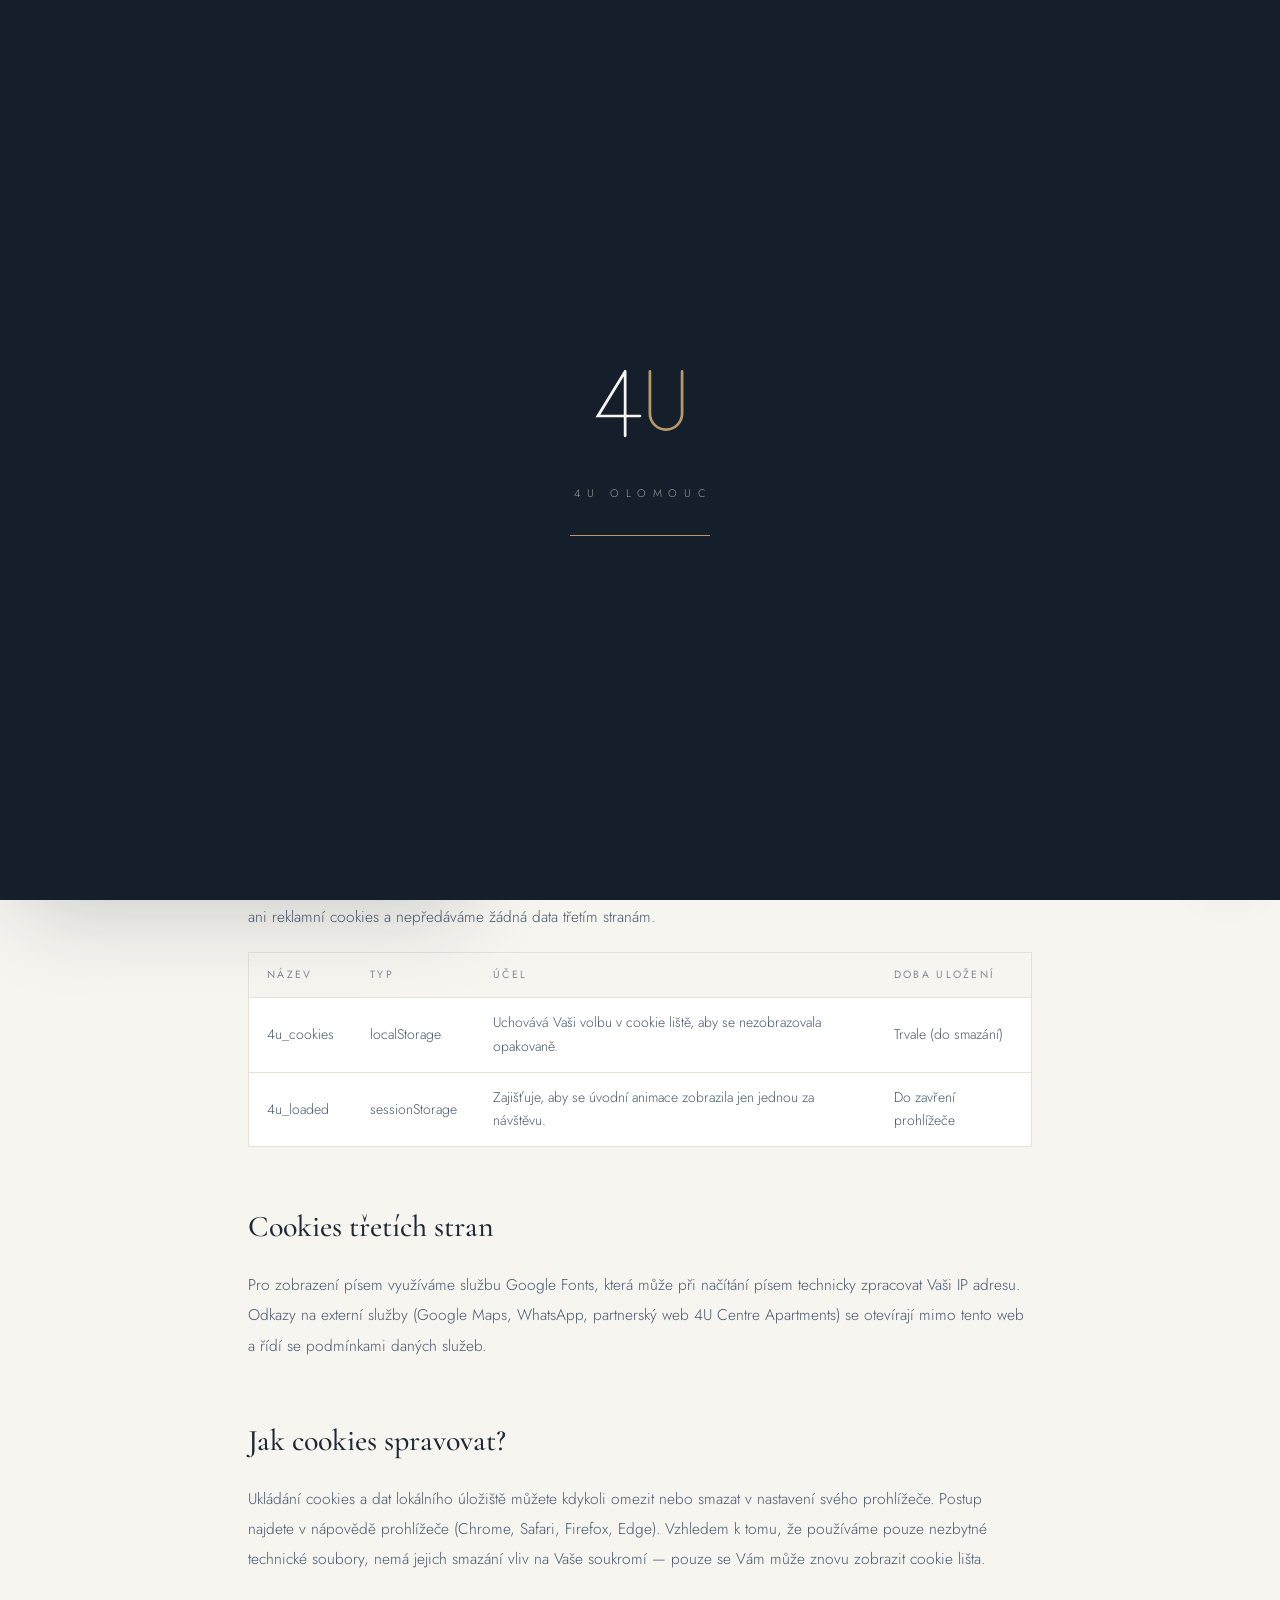
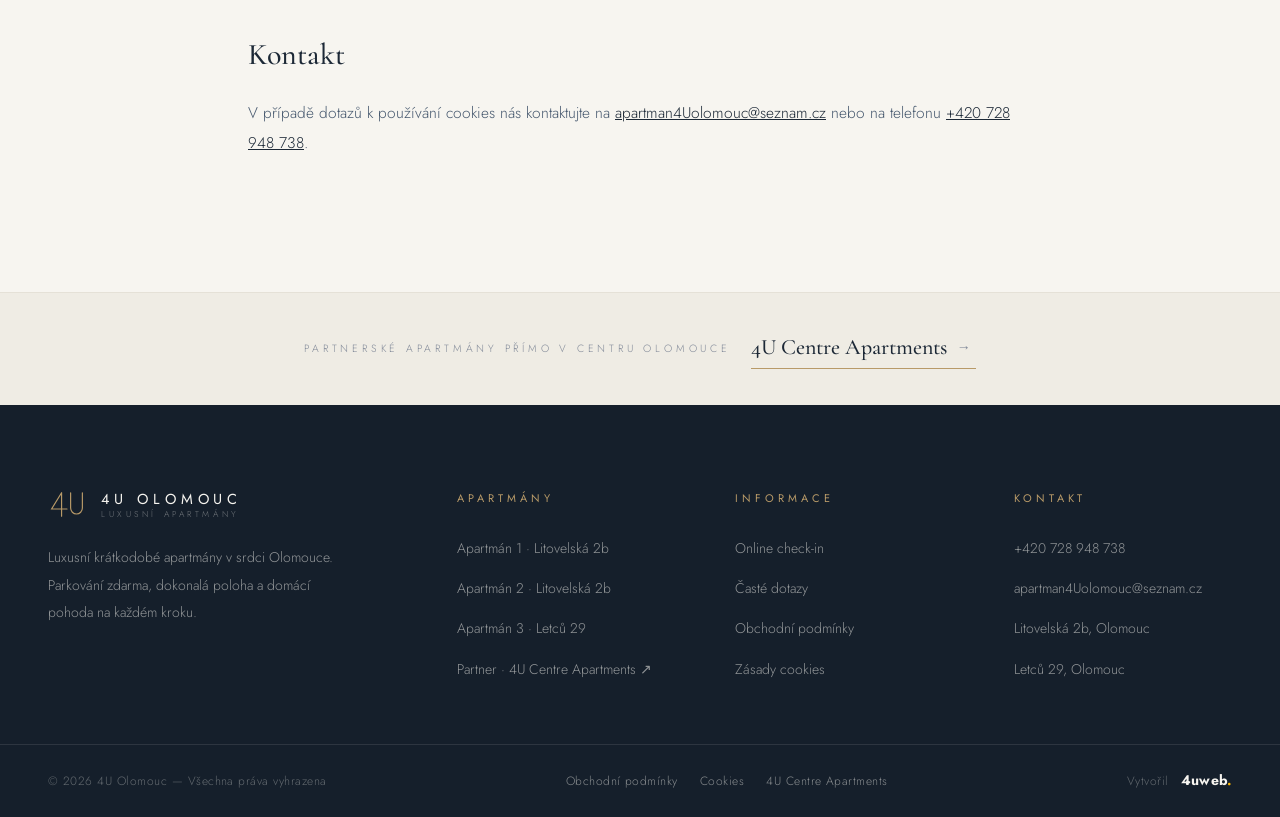
<file: cookies.html>
<!DOCTYPE html>
<html lang="cs">
<head>
<meta charset="UTF-8">
<meta name="viewport" content="width=device-width, initial-scale=1.0">
<title>Zásady používání cookies | 4U Olomouc</title>
<meta name="description" content="Informace o cookies používaných na webu 4U Olomouc. Používáme pouze nezbytné technické cookies.">
<link rel="preconnect" href="https://fonts.googleapis.com">
<link rel="preconnect" href="https://fonts.gstatic.com" crossorigin>
<link href="https://fonts.googleapis.com/css2?family=Cormorant+Garamond:ital,wght@0,300;0,400;0,500;0,600;1,300;1,400&family=Jost:wght@300;400;500&display=swap" rel="stylesheet">
<link rel="stylesheet" href="css/style.css">
</head>
<body>

<!-- ═══ PRELOADER ═══ -->
<div id="loader" aria-hidden="true">
  <div class="loader-mark">
    <svg viewBox="0 0 84 64" aria-hidden="true">
      <path d="M30 6 L8 42 H42 M30 6 V58"/>
      <path d="M50 6 V40 a13 13 0 0 0 26 0 V6"/>
    </svg>
  </div>
  <div class="loader-word">4U Olomouc</div>
  <div class="loader-bar"></div>
</div>

<!-- ═══ NAV ═══ -->
<header>
  <div class="nav">
    <a href="index.html" class="brand" aria-label="4U Olomouc — úvod">
      <span class="mono">
        <svg viewBox="0 0 84 64" width="38" height="29" aria-hidden="true">
          <path d="M30 6 L8 42 H42 M30 6 V58"/>
          <path d="M50 6 V40 a13 13 0 0 0 26 0 V6"/>
        </svg>
      </span>
      <span class="brand-name">4U Olomouc<small>Luxusní apartmány</small></span>
    </a>
    <ul class="nav-menu">
      <li><a href="index.html#apartmany">Apartmány</a></li>
      <li><a href="index.html#vyhody">Výhody</a></li>
      <li><a href="index.html#recenze">Recenze</a></li>
      <li><a href="faq.html">FAQ</a></li>
      <li><a href="index.html#kontakt">Kontakt</a></li>
    </ul>
    <div class="nav-actions">
      <a class="nav-tel" href="tel:+420728948738">+420 728 948 738</a>
      <a class="btn brass" href="checkinolomouc.html">Online check-in</a>
      <button class="burger" id="burger" aria-label="Otevřít menu" aria-expanded="false" aria-controls="mmenu">
        <span></span><span></span>
      </button>
    </div>
  </div>
</header>

<!-- ═══ MOBILE MENU ═══ -->
<div class="mmenu" id="mmenu">
  <div class="mmenu-inner">
    <div class="mmenu-eyebrow">Menu</div>
    <ul class="mmenu-links">
      <li><a href="index.html">Úvod</a></li>
      <li><a href="index.html#apartmany">Apartmány</a></li>
      <li><a href="index.html#vyhody">Výhody</a></li>
      <li><a href="index.html#recenze">Recenze</a></li>
      <li><a href="faq.html">Časté dotazy</a></li>
      <li><a href="index.html#kontakt">Kontakt</a></li>
      <li><a href="checkinolomouc.html">Online check-in</a></li>
    </ul>
    <div class="mmenu-foot">
      <a class="big" href="tel:+420728948738">+420 728 948 738</a>
      <a class="big" href="mailto:apartman4Uolomouc@seznam.cz">apartman4Uolomouc@seznam.cz</a>
      <div class="partner">
        Partnerské apartmány v centru
        <a href="https://www.4ucentreapartments.cz" target="_blank" rel="noopener">4U Centre Apartments →</a>
      </div>
    </div>
  </div>
</div>

<main>
  <div class="page-hero">
    <div class="wrap">
      <p class="crumbs"><a href="index.html">Úvod</a> &nbsp;/&nbsp; Cookies</p>
      <h1>Zásady <em>cookies</em></h1>
      <p class="sub">Tento web používá pouze nezbytné technické cookies. Žádné sledování, žádná reklama.</p>
    </div>
  </div>

  <section class="legal">
    <div class="wrap-narrow">
      <p class="legal-updated rv">Platné od 1. 1. 2026</p>

      <div class="rv">
      <h2>Co jsou cookies?</h2>
      <p>Cookies jsou malé textové soubory, které webové stránky ukládají do Vašeho prohlížeče. Slouží k tomu, aby si stránka zapamatovala Vaše volby a fungovala správně. Podobně fungují i další technologie lokálního úložiště prohlížeče (localStorage, sessionStorage), které tento web rovněž využívá.</p>

      <h2>Jaké cookies používáme?</h2>
      <p>Tento web používá <strong>pouze nezbytné technické cookies a lokální úložiště</strong>. Nepoužíváme žádné analytické, marketingové ani reklamní cookies a nepředáváme žádná data třetím stranám.</p>
      <table>
        <thead><tr><th>Název</th><th>Typ</th><th>Účel</th><th>Doba uložení</th></tr></thead>
        <tbody>
          <tr><td>4u_cookies</td><td>localStorage</td><td>Uchovává Vaši volbu v cookie liště, aby se nezobrazovala opakovaně.</td><td>Trvale (do smazání)</td></tr>
          <tr><td>4u_loaded</td><td>sessionStorage</td><td>Zajišťuje, aby se úvodní animace zobrazila jen jednou za návštěvu.</td><td>Do zavření prohlížeče</td></tr>
        </tbody>
      </table>

      <h2>Cookies třetích stran</h2>
      <p>Pro zobrazení písem využíváme službu Google Fonts, která může při načítání písem technicky zpracovat Vaši IP adresu. Odkazy na externí služby (Google Maps, WhatsApp, partnerský web 4U Centre Apartments) se otevírají mimo tento web a řídí se podmínkami daných služeb.</p>

      <h2>Jak cookies spravovat?</h2>
      <p>Ukládání cookies a dat lokálního úložiště můžete kdykoli omezit nebo smazat v nastavení svého prohlížeče. Postup najdete v nápovědě prohlížeče (Chrome, Safari, Firefox, Edge). Vzhledem k tomu, že používáme pouze nezbytné technické soubory, nemá jejich smazání vliv na Vaše soukromí — pouze se Vám může znovu zobrazit cookie lišta.</p>

      <h2>Kontakt</h2>
      <p>V případě dotazů k používání cookies nás kontaktujte na <a href="mailto:apartman4Uolomouc@seznam.cz">apartman4Uolomouc@seznam.cz</a> nebo na telefonu <a href="tel:+420728948738">+420 728 948 738</a>.</p>
      </div>
    </div>
  </section>

</main>

<!-- ═══ PARTNER ═══ -->
<div class="partner-strip">
  <div class="in">
    <span>Partnerské apartmány přímo v centru Olomouce</span>
    <a href="https://www.4ucentreapartments.cz" target="_blank" rel="noopener">4U Centre Apartments <span class="arr">→</span></a>
  </div>
</div>

<!-- ═══ FOOTER ═══ -->
<footer>
  <div class="foot-top">
    <div>
      <a href="index.html" class="foot-brand">
        <span class="mono">
          <svg viewBox="0 0 84 64" width="38" height="29" aria-hidden="true">
          <path d="M30 6 L8 42 H42 M30 6 V58"/>
          <path d="M50 6 V40 a13 13 0 0 0 26 0 V6"/>
        </svg>
        </span>
        <span class="brand-name">4U Olomouc<small>Luxusní apartmány</small></span>
      </a>
      <p class="foot-desc">Luxusní krátkodobé apartmány v srdci Olomouce. Parkování zdarma, dokonalá poloha a domácí pohoda na každém kroku.</p>
    </div>
    <div class="foot-col">
      <h5>Apartmány</h5>
      <ul>
        <li><a href="apartman1.html">Apartmán 1 · Litovelská 2b</a></li>
        <li><a href="apartman2.html">Apartmán 2 · Litovelská 2b</a></li>
        <li><a href="apartman3.html">Apartmán 3 · Letců 29</a></li>
        <li><a href="https://www.4ucentreapartments.cz" target="_blank" rel="noopener">Partner · 4U Centre Apartments ↗</a></li>
      </ul>
    </div>
    <div class="foot-col">
      <h5>Informace</h5>
      <ul>
        <li><a href="checkinolomouc.html">Online check-in</a></li>
        <li><a href="faq.html">Časté dotazy</a></li>
        <li><a href="obchodni-podminky.html">Obchodní podmínky</a></li>
        <li><a href="cookies.html">Zásady cookies</a></li>
      </ul>
    </div>
    <div class="foot-col">
      <h5>Kontakt</h5>
      <ul>
        <li><a href="tel:+420728948738">+420 728 948 738</a></li>
        <li><a href="mailto:apartman4Uolomouc@seznam.cz">apartman4Uolomouc@seznam.cz</a></li>
        <li><a href="https://maps.google.com/?q=Litovelská+2b+Olomouc" target="_blank" rel="noopener">Litovelská 2b, Olomouc</a></li>
        <li><a href="https://maps.google.com/?q=Letců+29+Olomouc" target="_blank" rel="noopener">Letců 29, Olomouc</a></li>
      </ul>
    </div>
  </div>
  <div class="foot-bottom">
    <div class="foot-bottom-in">
      <span>© <span id="year">2026</span> 4U Olomouc — Všechna práva vyhrazena</span>
      <div class="foot-legal">
        <a href="obchodni-podminky.html">Obchodní podmínky</a>
        <a href="cookies.html">Cookies</a>
        <a href="https://www.4ucentreapartments.cz" target="_blank" rel="noopener">4U Centre Apartments</a>
      </div>
    </div>
  </div>
</footer>

<!-- ═══ WHATSAPP ═══ -->
<a href="https://wa.me/420728948738" target="_blank" rel="noopener" class="wa-float" aria-label="Napsat na WhatsApp">
  <svg viewBox="0 0 24 24"><path d="M12 2a10 10 0 0 0-8.5 15.3L2 22l4.9-1.4A10 10 0 1 0 12 2Zm5.3 14.1c-.2.6-1.3 1.2-1.8 1.2-.5.1-1 .2-3.3-.7-2.8-1.1-4.6-4-4.7-4.2-.1-.2-1.1-1.5-1.1-2.9s.7-2 1-2.3c.2-.3.5-.3.7-.3h.5c.2 0 .4 0 .6.5l.9 2.1c.1.2.1.4 0 .6l-.4.6-.5.5c-.1.2-.3.3-.1.6.2.3.8 1.4 1.8 2.2 1.3 1.1 2.3 1.5 2.6 1.6.3.2.5.1.7-.1l1-1.2c.2-.3.4-.2.7-.1l2 1c.3.1.5.2.6.3.1.2.1.7-.2 1.2Z"/></svg>
</a>

<!-- ═══ COOKIE BAR ═══ -->
<div class="cookiebar" id="cookiebar" role="dialog" aria-label="Nastavení cookies">
  <h4>Používáme cookies</h4>
  <p>Tento web používá pouze nezbytné technické cookies pro správné fungování stránek. Více informací najdete v <a href="cookies.html">zásadách cookies</a>.</p>
  <div class="row">
    <button class="btn" onclick="cookieChoice('accepted')">Rozumím</button>
    <button class="btn ghost" onclick="cookieChoice('necessary')">Pouze nezbytné</button>
  </div>
</div>

<script src="js/main.js"></script>
</body>
</html>
</file>
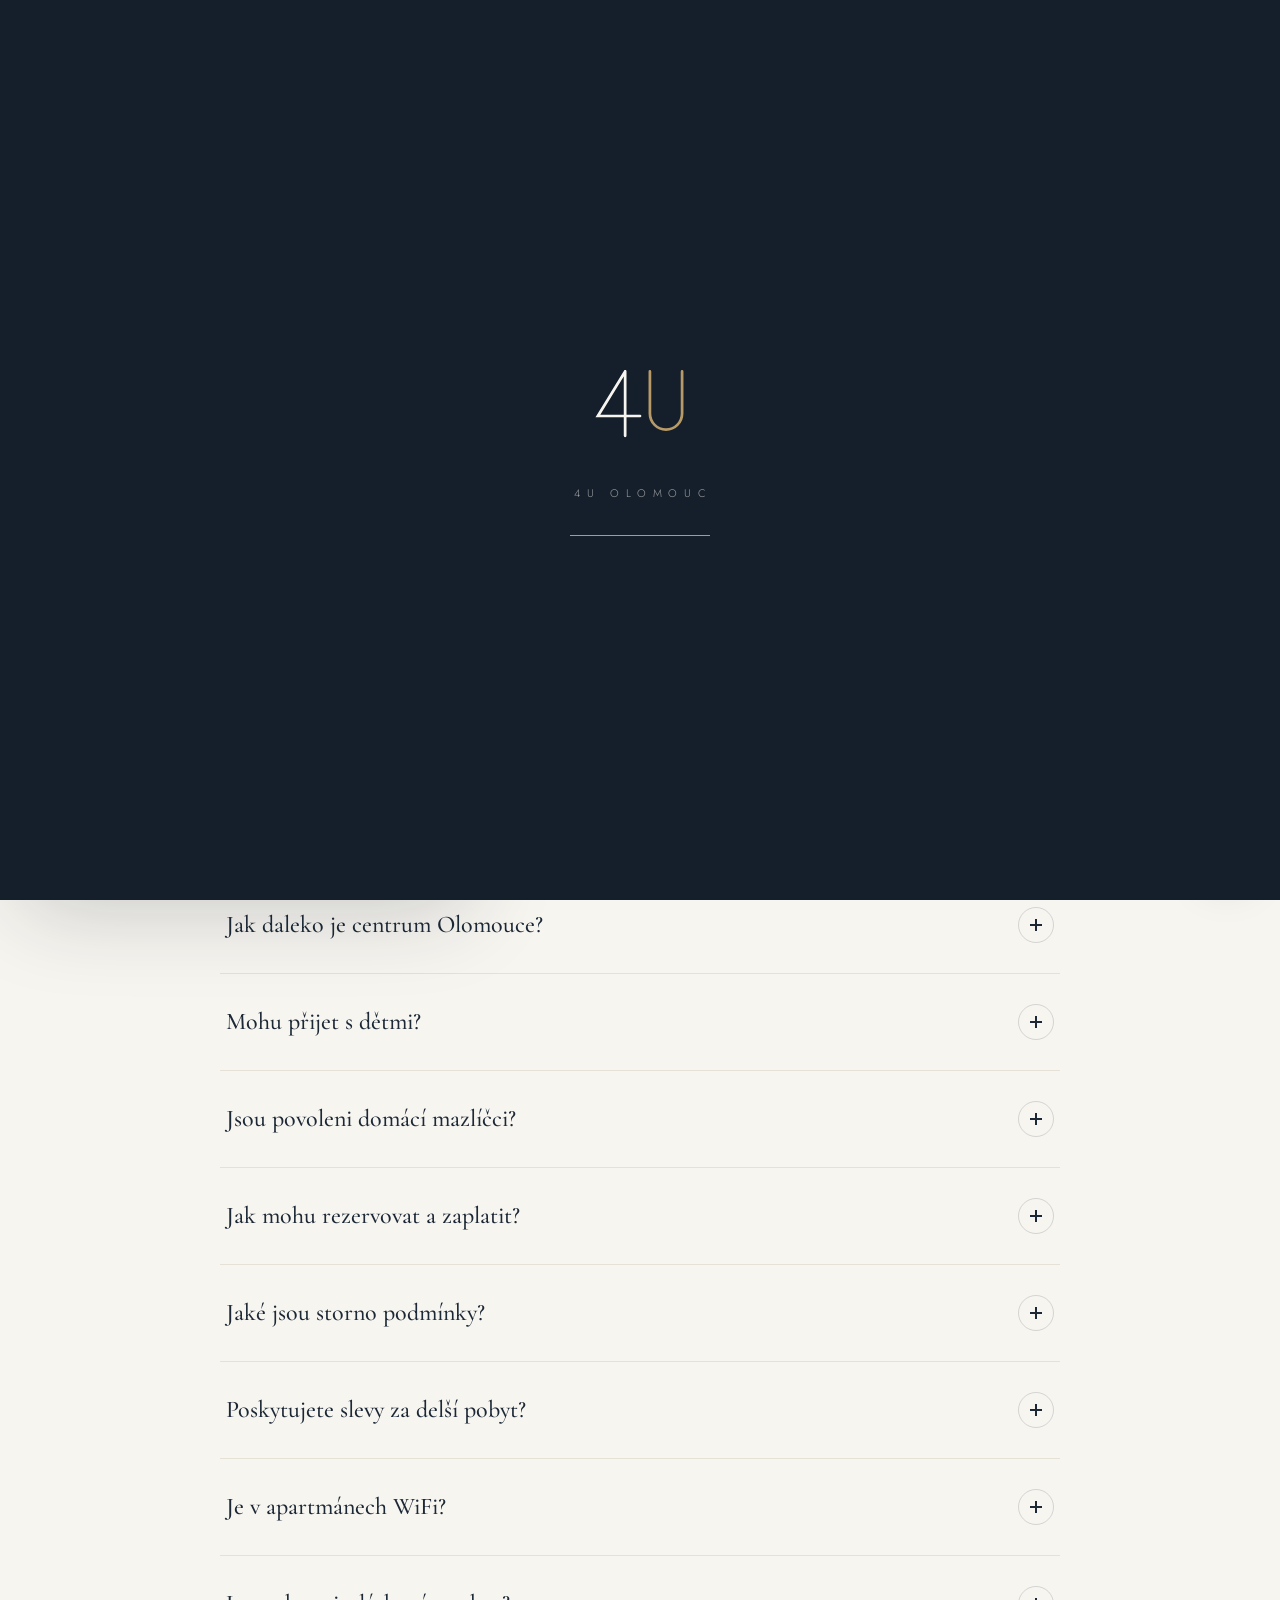
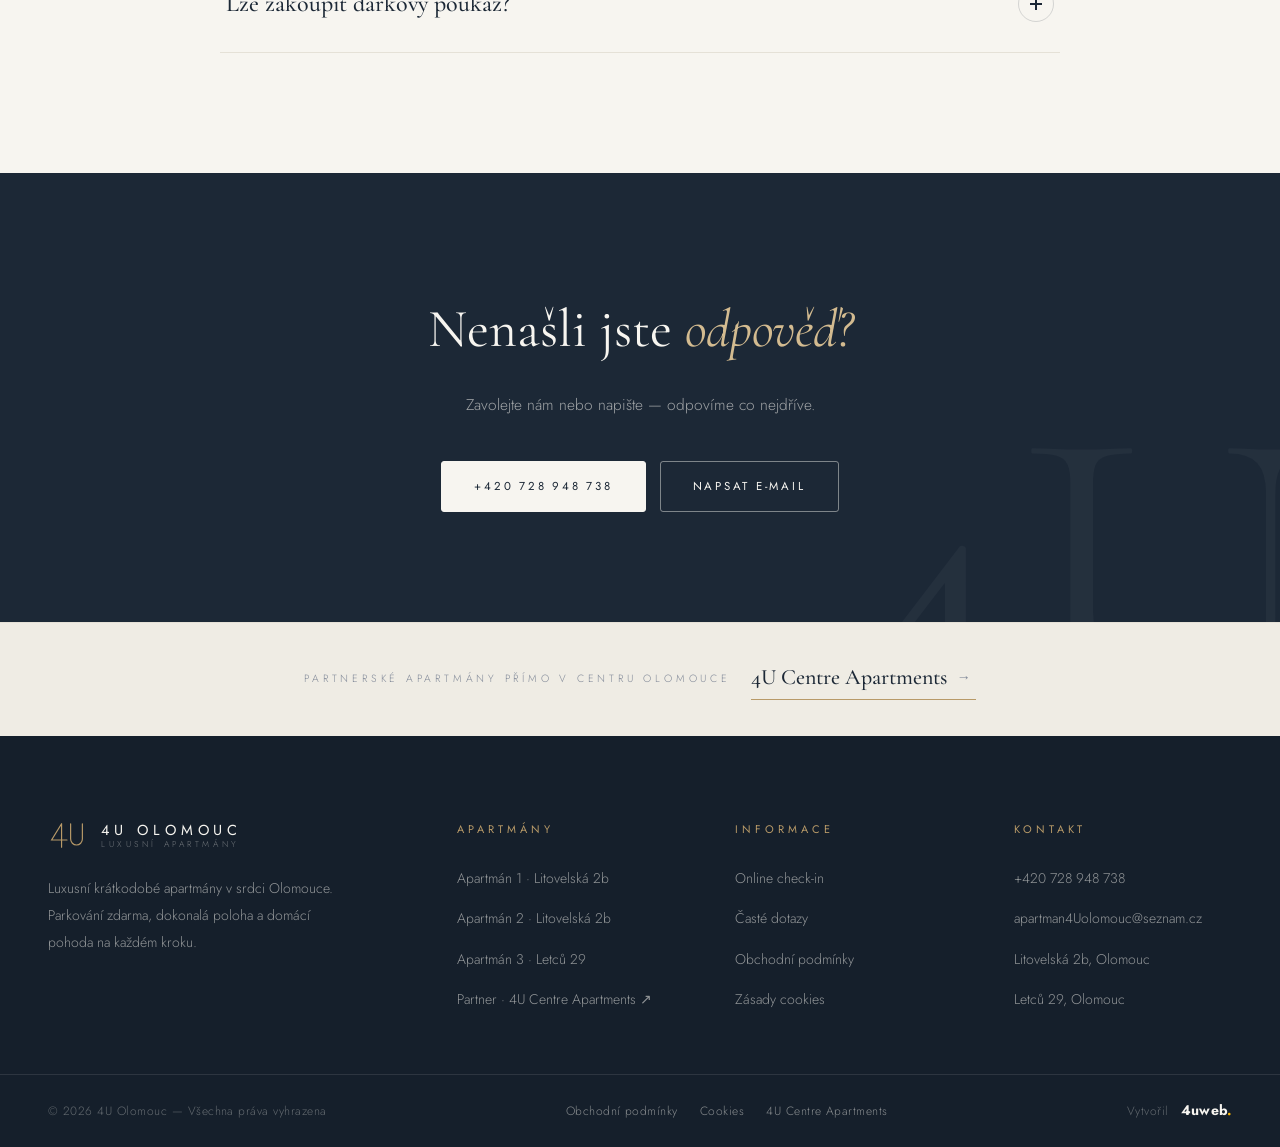
<file: faq.html>
<!DOCTYPE html>
<html lang="cs">
<head>
<meta charset="UTF-8">
<meta name="viewport" content="width=device-width, initial-scale=1.0">
<title>Časté dotazy (FAQ) | 4U Olomouc</title>
<meta name="description" content="Odpovědi na nejčastější dotazy k ubytování v apartmánech 4U Olomouc — check-in, parkování, mazlíčci, storno podmínky a další.">
<link rel="preconnect" href="https://fonts.googleapis.com">
<link rel="preconnect" href="https://fonts.gstatic.com" crossorigin>
<link href="https://fonts.googleapis.com/css2?family=Cormorant+Garamond:ital,wght@0,300;0,400;0,500;0,600;1,300;1,400&family=Jost:wght@300;400;500&display=swap" rel="stylesheet">
<link rel="stylesheet" href="css/style.css">
</head>
<body>

<!-- ═══ PRELOADER ═══ -->
<div id="loader" aria-hidden="true">
  <div class="loader-mark">
    <svg viewBox="0 0 84 64" aria-hidden="true">
      <path d="M30 6 L8 42 H42 M30 6 V58"/>
      <path d="M50 6 V40 a13 13 0 0 0 26 0 V6"/>
    </svg>
  </div>
  <div class="loader-word">4U Olomouc</div>
  <div class="loader-bar"></div>
</div>

<!-- ═══ NAV ═══ -->
<header>
  <div class="nav">
    <a href="index.html" class="brand" aria-label="4U Olomouc — úvod">
      <span class="mono">
        <svg viewBox="0 0 84 64" width="38" height="29" aria-hidden="true">
          <path d="M30 6 L8 42 H42 M30 6 V58"/>
          <path d="M50 6 V40 a13 13 0 0 0 26 0 V6"/>
        </svg>
      </span>
      <span class="brand-name">4U Olomouc<small>Luxusní apartmány</small></span>
    </a>
    <ul class="nav-menu">
      <li><a href="index.html#apartmany">Apartmány</a></li>
      <li><a href="index.html#vyhody">Výhody</a></li>
      <li><a href="index.html#recenze">Recenze</a></li>
      <li><a href="faq.html" class="active">FAQ</a></li>
      <li><a href="index.html#kontakt">Kontakt</a></li>
    </ul>
    <div class="nav-actions">
      <a class="nav-tel" href="tel:+420728948738">+420 728 948 738</a>
      <a class="btn brass" href="checkinolomouc.html">Online check-in</a>
      <button class="burger" id="burger" aria-label="Otevřít menu" aria-expanded="false" aria-controls="mmenu">
        <span></span><span></span>
      </button>
    </div>
  </div>
</header>

<!-- ═══ MOBILE MENU ═══ -->
<div class="mmenu" id="mmenu">
  <div class="mmenu-inner">
    <div class="mmenu-eyebrow">Menu</div>
    <ul class="mmenu-links">
      <li><a href="index.html">Úvod</a></li>
      <li><a href="index.html#apartmany">Apartmány</a></li>
      <li><a href="index.html#vyhody">Výhody</a></li>
      <li><a href="index.html#recenze">Recenze</a></li>
      <li><a href="faq.html">Časté dotazy</a></li>
      <li><a href="index.html#kontakt">Kontakt</a></li>
      <li><a href="checkinolomouc.html">Online check-in</a></li>
    </ul>
    <div class="mmenu-foot">
      <a class="big" href="tel:+420728948738">+420 728 948 738</a>
      <a class="big" href="mailto:apartman4Uolomouc@seznam.cz">apartman4Uolomouc@seznam.cz</a>
      <div class="partner">
        Partnerské apartmány v centru
        <a href="https://www.4ucentreapartments.cz" target="_blank" rel="noopener">4U Centre Apartments →</a>
      </div>
    </div>
  </div>
</div>

<main>
  <div class="page-hero">
    <div class="wrap">
      <p class="crumbs"><a href="index.html">Úvod</a> &nbsp;/&nbsp; Časté dotazy</p>
      <h1>Časté <em>dotazy</em></h1>
      <p class="sub">Vše, co potřebujete vědět před příjezdem. Pokud odpověď nenajdete, rádi Vám poradíme osobně.</p>
    </div>
  </div>

  <section>
    <div class="wrap">
      <div class="faq-list">
      <div class="faq rv">
        <button class="faq-q" aria-expanded="false"><span>Jak probíhá check-in?</span><span class="ic" aria-hidden="true"></span></button>
        <div class="faq-a"><div class="faq-a-in">Check-in probíhá mezi 14:00 a 21:00 (Apartmán 1 od 14:30). Nabízíme pohodlný <a href='checkinolomouc.html'>online check-in</a>, díky kterému na nikoho nečekáte — před příjezdem od nás dostanete všechny pokyny k samostatnému ubytování. Pokud plánujete pozdější příjezd, dejte nám prosím vědět předem telefonicky nebo přes WhatsApp.</div></div>
      </div>
      <div class="faq rv">
        <button class="faq-q" aria-expanded="false"><span>V kolik hodin je check-out?</span><span class="ic" aria-hidden="true"></span></button>
        <div class="faq-a"><div class="faq-a-in">Check-out je do 10:00. Po předchozí domluvě je možný pozdní check-out do 13:00 za příplatek 300 Kč (Apartmán 1 a 2), resp. 200 Kč (Apartmán 3).</div></div>
      </div>
      <div class="faq rv">
        <button class="faq-q" aria-expanded="false"><span>Je parkování opravdu zdarma?</span><span class="ic" aria-hidden="true"></span></button>
        <div class="faq-a"><div class="faq-a-in">Ano. U apartmánů na Litovelské 2b máte k dispozici soukromé zastřešené parkovací stání zdarma. U Apartmánu 3 na ulici Letců zaparkujete přímo u domu.</div></div>
      </div>
      <div class="faq rv">
        <button class="faq-q" aria-expanded="false"><span>Jak daleko je centrum Olomouce?</span><span class="ic" aria-hidden="true"></span></button>
        <div class="faq-a"><div class="faq-a-in">Z Litovelské 2b jste v historickém centru pěšky za 7 minut, tramvají za 2 minuty. Z ulice Letců jste v centru tramvají přibližně za 8 minut — zastávka je jen 30 sekund od domu. Hledáte-li ubytování přímo v centru, podívejte se na naše partnerské <a href='https://www.4ucentreapartments.cz' target='_blank' rel='noopener'>4U Centre Apartments</a>.</div></div>
      </div>
      <div class="faq rv">
        <button class="faq-q" aria-expanded="false"><span>Mohu přijet s dětmi?</span><span class="ic" aria-hidden="true"></span></button>
        <div class="faq-a"><div class="faq-a-in">Samozřejmě. Dítě do 3 let ubytujeme zdarma a v Apartmánu 1 je k dispozici dětská postýlka zdarma. Park s dětským hřištěm je jen 2 minuty od apartmánů na Litovelské.</div></div>
      </div>
      <div class="faq rv">
        <button class="faq-q" aria-expanded="false"><span>Jsou povoleni domácí mazlíčci?</span><span class="ic" aria-hidden="true"></span></button>
        <div class="faq-a"><div class="faq-a-in">Domácí mazlíčci jsou vítáni v Apartmánu 3 na ulici Letců po předchozí domluvě, poplatek činí 280 Kč za pobyt. V apartmánech na Litovelské 2b mazlíčky ubytovat nelze.</div></div>
      </div>
      <div class="faq rv">
        <button class="faq-q" aria-expanded="false"><span>Jak mohu rezervovat a zaplatit?</span><span class="ic" aria-hidden="true"></span></button>
        <div class="faq-a"><div class="faq-a-in">Rezervovat můžete telefonicky na +420 728 948 738, přes WhatsApp, e-mailem nebo poptávkovým formulářem na webu. Platba je možná převodem na účet nebo v hotovosti při příjezdu — vše upřesníme při potvrzení rezervace.</div></div>
      </div>
      <div class="faq rv">
        <button class="faq-q" aria-expanded="false"><span>Jaké jsou storno podmínky?</span><span class="ic" aria-hidden="true"></span></button>
        <div class="faq-a"><div class="faq-a-in">Rezervaci lze bezplatně zrušit do 3 dnů před příjezdem. Podrobnosti najdete v <a href='obchodni-podminky.html'>obchodních podmínkách</a>.</div></div>
      </div>
      <div class="faq rv">
        <button class="faq-q" aria-expanded="false"><span>Poskytujete slevy za delší pobyt?</span><span class="ic" aria-hidden="true"></span></button>
        <div class="faq-a"><div class="faq-a-in">Ano. U Apartmánu 1 získáte slevu 5 % při pobytu na 5 a více nocí, u Apartmánu 3 slevu 5 % při pobytu na 4 a více nocí. Pro dlouhodobé pobyty nás kontaktujte — rádi připravíme individuální nabídku.</div></div>
      </div>
      <div class="faq rv">
        <button class="faq-q" aria-expanded="false"><span>Je v apartmánech WiFi?</span><span class="ic" aria-hidden="true"></span></button>
        <div class="faq-a"><div class="faq-a-in">Ano, ve všech apartmánech je zdarma k dispozici rychlé a stabilní WiFi připojení, vhodné i pro práci na dálku.</div></div>
      </div>
      <div class="faq rv">
        <button class="faq-q" aria-expanded="false"><span>Lze zakoupit dárkový poukaz?</span><span class="ic" aria-hidden="true"></span></button>
        <div class="faq-a"><div class="faq-a-in">Ano, pobyt v našich apartmánech můžete darovat. Ozvěte se nám telefonicky nebo e-mailem a domluvíme hodnotu i podobu poukazu.</div></div>
      </div>
      </div>
    </div>
  </section>

  <section class="band rv" style="margin-bottom:0;">
    <div class="wrap">
      <h2>Nenašli jste <em>odpověď?</em></h2>
      <p>Zavolejte nám nebo napište — odpovíme co nejdříve.</p>
      <div class="row">
        <a href="tel:+420728948738" class="btn light">+420 728 948 738</a>
        <a href="mailto:apartman4Uolomouc@seznam.cz" class="btn outline-light">Napsat e-mail</a>
      </div>
    </div>
  </section>

</main>

<!-- ═══ PARTNER ═══ -->
<div class="partner-strip">
  <div class="in">
    <span>Partnerské apartmány přímo v centru Olomouce</span>
    <a href="https://www.4ucentreapartments.cz" target="_blank" rel="noopener">4U Centre Apartments <span class="arr">→</span></a>
  </div>
</div>

<!-- ═══ FOOTER ═══ -->
<footer>
  <div class="foot-top">
    <div>
      <a href="index.html" class="foot-brand">
        <span class="mono">
          <svg viewBox="0 0 84 64" width="38" height="29" aria-hidden="true">
          <path d="M30 6 L8 42 H42 M30 6 V58"/>
          <path d="M50 6 V40 a13 13 0 0 0 26 0 V6"/>
        </svg>
        </span>
        <span class="brand-name">4U Olomouc<small>Luxusní apartmány</small></span>
      </a>
      <p class="foot-desc">Luxusní krátkodobé apartmány v srdci Olomouce. Parkování zdarma, dokonalá poloha a domácí pohoda na každém kroku.</p>
    </div>
    <div class="foot-col">
      <h5>Apartmány</h5>
      <ul>
        <li><a href="apartman1.html">Apartmán 1 · Litovelská 2b</a></li>
        <li><a href="apartman2.html">Apartmán 2 · Litovelská 2b</a></li>
        <li><a href="apartman3.html">Apartmán 3 · Letců 29</a></li>
        <li><a href="https://www.4ucentreapartments.cz" target="_blank" rel="noopener">Partner · 4U Centre Apartments ↗</a></li>
      </ul>
    </div>
    <div class="foot-col">
      <h5>Informace</h5>
      <ul>
        <li><a href="checkinolomouc.html">Online check-in</a></li>
        <li><a href="faq.html">Časté dotazy</a></li>
        <li><a href="obchodni-podminky.html">Obchodní podmínky</a></li>
        <li><a href="cookies.html">Zásady cookies</a></li>
      </ul>
    </div>
    <div class="foot-col">
      <h5>Kontakt</h5>
      <ul>
        <li><a href="tel:+420728948738">+420 728 948 738</a></li>
        <li><a href="mailto:apartman4Uolomouc@seznam.cz">apartman4Uolomouc@seznam.cz</a></li>
        <li><a href="https://maps.google.com/?q=Litovelská+2b+Olomouc" target="_blank" rel="noopener">Litovelská 2b, Olomouc</a></li>
        <li><a href="https://maps.google.com/?q=Letců+29+Olomouc" target="_blank" rel="noopener">Letců 29, Olomouc</a></li>
      </ul>
    </div>
  </div>
  <div class="foot-bottom">
    <div class="foot-bottom-in">
      <span>© <span id="year">2026</span> 4U Olomouc — Všechna práva vyhrazena</span>
      <div class="foot-legal">
        <a href="obchodni-podminky.html">Obchodní podmínky</a>
        <a href="cookies.html">Cookies</a>
        <a href="https://www.4ucentreapartments.cz" target="_blank" rel="noopener">4U Centre Apartments</a>
      </div>
    </div>
  </div>
</footer>

<!-- ═══ WHATSAPP ═══ -->
<a href="https://wa.me/420728948738" target="_blank" rel="noopener" class="wa-float" aria-label="Napsat na WhatsApp">
  <svg viewBox="0 0 24 24"><path d="M12 2a10 10 0 0 0-8.5 15.3L2 22l4.9-1.4A10 10 0 1 0 12 2Zm5.3 14.1c-.2.6-1.3 1.2-1.8 1.2-.5.1-1 .2-3.3-.7-2.8-1.1-4.6-4-4.7-4.2-.1-.2-1.1-1.5-1.1-2.9s.7-2 1-2.3c.2-.3.5-.3.7-.3h.5c.2 0 .4 0 .6.5l.9 2.1c.1.2.1.4 0 .6l-.4.6-.5.5c-.1.2-.3.3-.1.6.2.3.8 1.4 1.8 2.2 1.3 1.1 2.3 1.5 2.6 1.6.3.2.5.1.7-.1l1-1.2c.2-.3.4-.2.7-.1l2 1c.3.1.5.2.6.3.1.2.1.7-.2 1.2Z"/></svg>
</a>

<!-- ═══ COOKIE BAR ═══ -->
<div class="cookiebar" id="cookiebar" role="dialog" aria-label="Nastavení cookies">
  <h4>Používáme cookies</h4>
  <p>Tento web používá pouze nezbytné technické cookies pro správné fungování stránek. Více informací najdete v <a href="cookies.html">zásadách cookies</a>.</p>
  <div class="row">
    <button class="btn" onclick="cookieChoice('accepted')">Rozumím</button>
    <button class="btn ghost" onclick="cookieChoice('necessary')">Pouze nezbytné</button>
  </div>
</div>

<script src="js/main.js"></script>
</body>
</html>
</file>
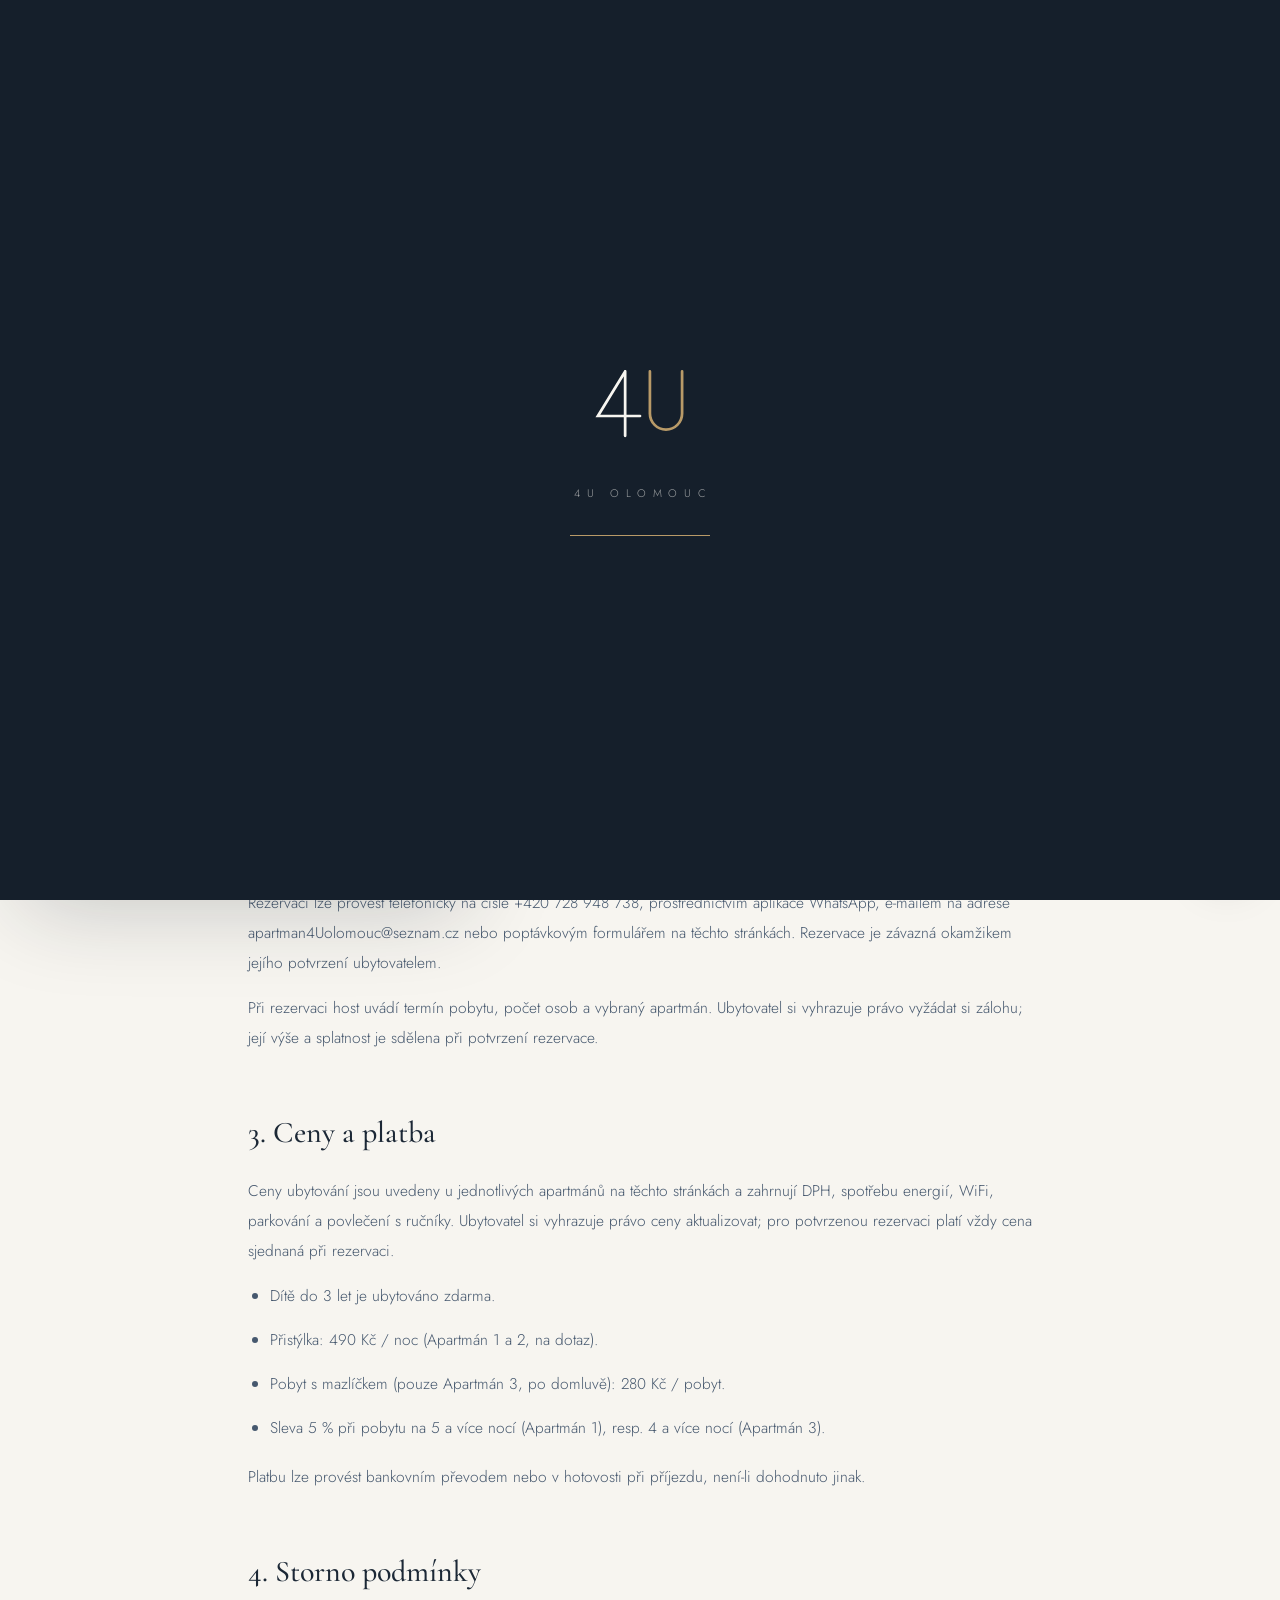
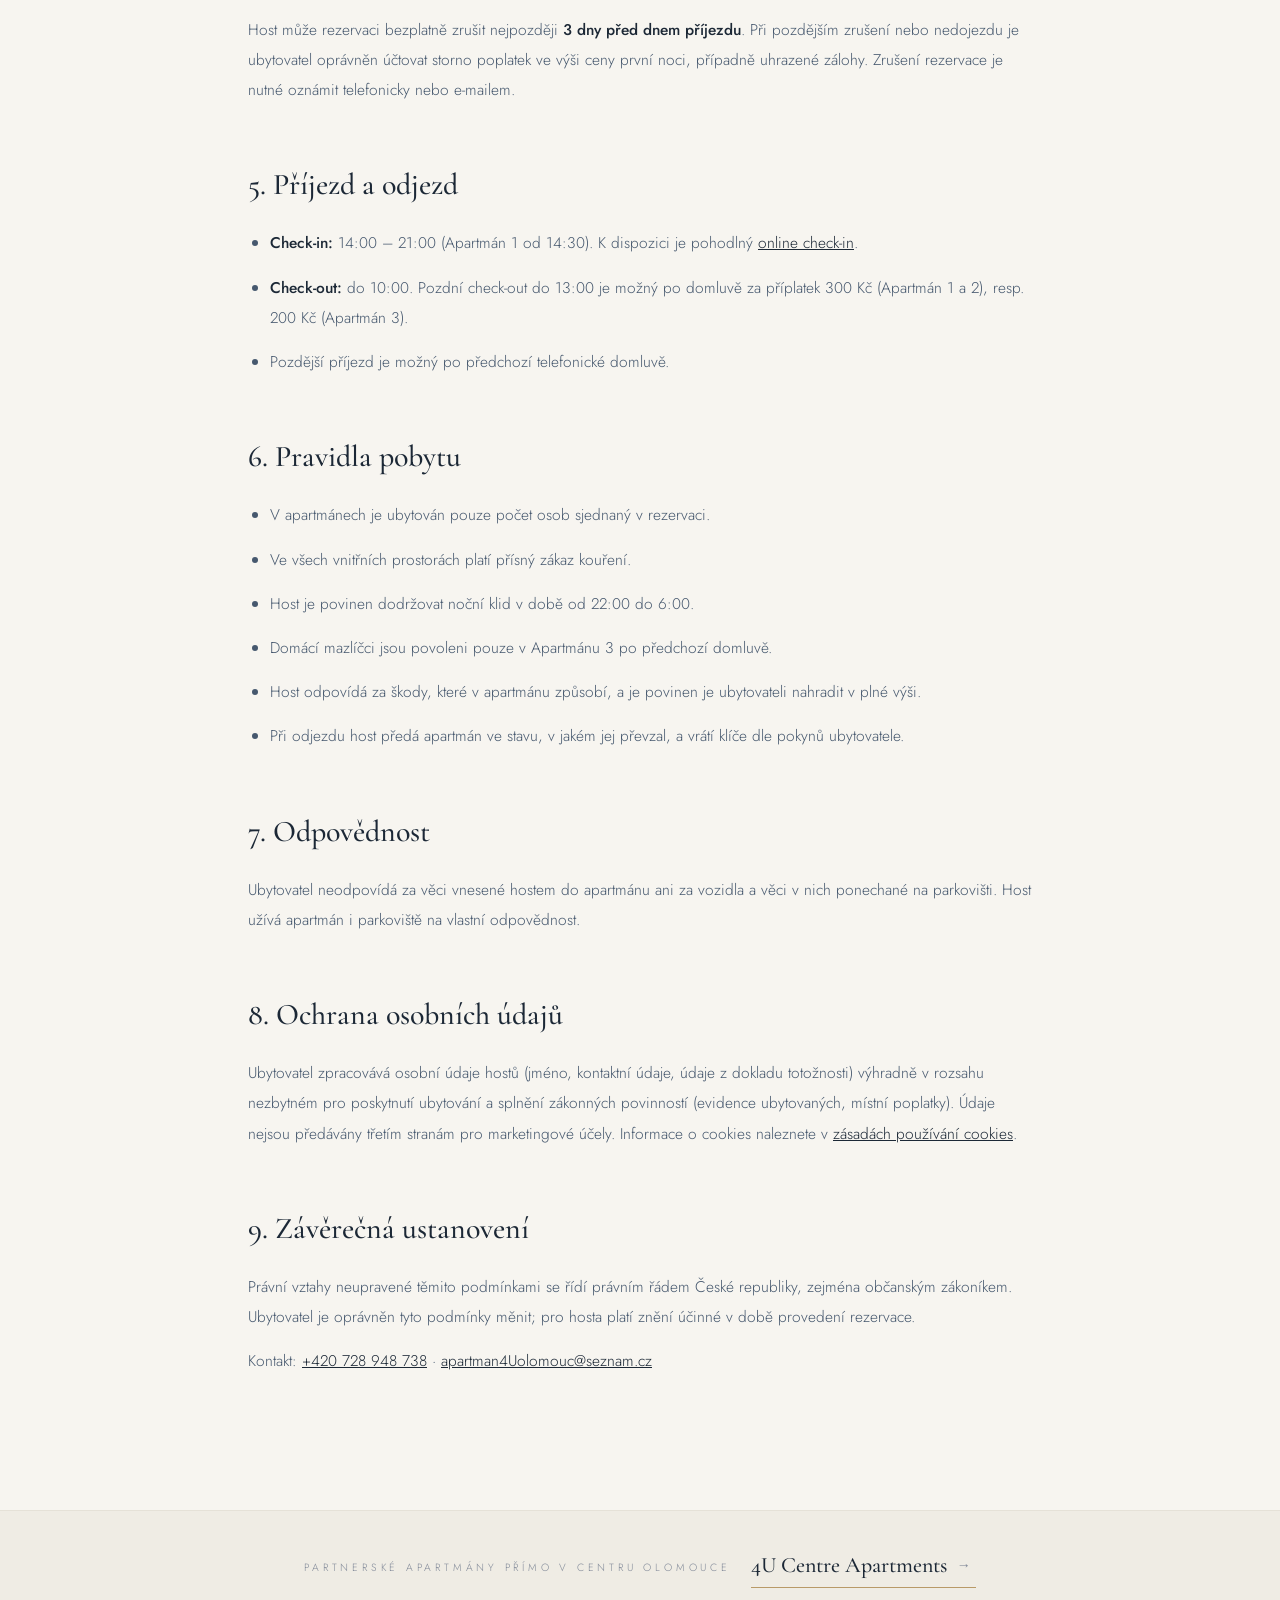
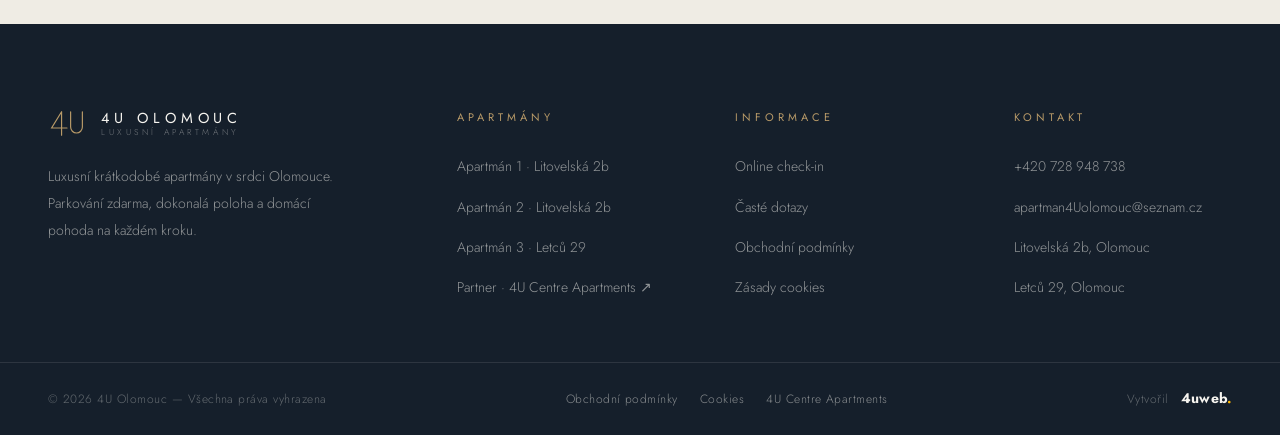
<file: obchodni-podminky.html>
<!DOCTYPE html>
<html lang="cs">
<head>
<meta charset="UTF-8">
<meta name="viewport" content="width=device-width, initial-scale=1.0">
<title>Obchodní podmínky | 4U Olomouc</title>
<meta name="description" content="Obchodní podmínky ubytování v apartmánech 4U Olomouc — rezervace, ceny, storno podmínky, pravidla pobytu.">
<link rel="preconnect" href="https://fonts.googleapis.com">
<link rel="preconnect" href="https://fonts.gstatic.com" crossorigin>
<link href="https://fonts.googleapis.com/css2?family=Cormorant+Garamond:ital,wght@0,300;0,400;0,500;0,600;1,300;1,400&family=Jost:wght@300;400;500&display=swap" rel="stylesheet">
<link rel="stylesheet" href="css/style.css">
</head>
<body>

<!-- ═══ PRELOADER ═══ -->
<div id="loader" aria-hidden="true">
  <div class="loader-mark">
    <svg viewBox="0 0 84 64" aria-hidden="true">
      <path d="M30 6 L8 42 H42 M30 6 V58"/>
      <path d="M50 6 V40 a13 13 0 0 0 26 0 V6"/>
    </svg>
  </div>
  <div class="loader-word">4U Olomouc</div>
  <div class="loader-bar"></div>
</div>

<!-- ═══ NAV ═══ -->
<header>
  <div class="nav">
    <a href="index.html" class="brand" aria-label="4U Olomouc — úvod">
      <span class="mono">
        <svg viewBox="0 0 84 64" width="38" height="29" aria-hidden="true">
          <path d="M30 6 L8 42 H42 M30 6 V58"/>
          <path d="M50 6 V40 a13 13 0 0 0 26 0 V6"/>
        </svg>
      </span>
      <span class="brand-name">4U Olomouc<small>Luxusní apartmány</small></span>
    </a>
    <ul class="nav-menu">
      <li><a href="index.html#apartmany">Apartmány</a></li>
      <li><a href="index.html#vyhody">Výhody</a></li>
      <li><a href="index.html#recenze">Recenze</a></li>
      <li><a href="faq.html">FAQ</a></li>
      <li><a href="index.html#kontakt">Kontakt</a></li>
    </ul>
    <div class="nav-actions">
      <a class="nav-tel" href="tel:+420728948738">+420 728 948 738</a>
      <a class="btn brass" href="checkinolomouc.html">Online check-in</a>
      <button class="burger" id="burger" aria-label="Otevřít menu" aria-expanded="false" aria-controls="mmenu">
        <span></span><span></span>
      </button>
    </div>
  </div>
</header>

<!-- ═══ MOBILE MENU ═══ -->
<div class="mmenu" id="mmenu">
  <div class="mmenu-inner">
    <div class="mmenu-eyebrow">Menu</div>
    <ul class="mmenu-links">
      <li><a href="index.html">Úvod</a></li>
      <li><a href="index.html#apartmany">Apartmány</a></li>
      <li><a href="index.html#vyhody">Výhody</a></li>
      <li><a href="index.html#recenze">Recenze</a></li>
      <li><a href="faq.html">Časté dotazy</a></li>
      <li><a href="index.html#kontakt">Kontakt</a></li>
      <li><a href="checkinolomouc.html">Online check-in</a></li>
    </ul>
    <div class="mmenu-foot">
      <a class="big" href="tel:+420728948738">+420 728 948 738</a>
      <a class="big" href="mailto:apartman4Uolomouc@seznam.cz">apartman4Uolomouc@seznam.cz</a>
      <div class="partner">
        Partnerské apartmány v centru
        <a href="https://www.4ucentreapartments.cz" target="_blank" rel="noopener">4U Centre Apartments →</a>
      </div>
    </div>
  </div>
</div>

<main>
  <div class="page-hero">
    <div class="wrap">
      <p class="crumbs"><a href="index.html">Úvod</a> &nbsp;/&nbsp; Obchodní podmínky</p>
      <h1>Obchodní <em>podmínky</em></h1>
      <p class="sub">Podmínky rezervace a pobytu v apartmánech 4U Olomouc.</p>
    </div>
  </div>

  <section class="legal">
    <div class="wrap-narrow">
      <p class="legal-updated rv">Platné od 1. 1. 2026</p>

      <div class="rv">
      <h2>1. Úvodní ustanovení</h2>
      <p>Tyto obchodní podmínky upravují vztah mezi provozovatelem ubytování <strong>4U Olomouc — Luxusní apartmány</strong> (dále jen „ubytovatel“) a hostem (dále jen „host“) při poskytování krátkodobého ubytování v apartmánech na adresách Litovelská 2b, 779 00 Olomouc a Letců 29, 779 00 Olomouc.</p>
      <p>Provedením rezervace host potvrzuje, že se s těmito podmínkami seznámil a souhlasí s nimi.</p>

      <h2>2. Rezervace</h2>
      <p>Rezervaci lze provést telefonicky na čísle +420 728 948 738, prostřednictvím aplikace WhatsApp, e-mailem na adrese apartman4Uolomouc@seznam.cz nebo poptávkovým formulářem na těchto stránkách. Rezervace je závazná okamžikem jejího potvrzení ubytovatelem.</p>
      <p>Při rezervaci host uvádí termín pobytu, počet osob a vybraný apartmán. Ubytovatel si vyhrazuje právo vyžádat si zálohu; její výše a splatnost je sdělena při potvrzení rezervace.</p>

      <h2>3. Ceny a platba</h2>
      <p>Ceny ubytování jsou uvedeny u jednotlivých apartmánů na těchto stránkách a zahrnují DPH, spotřebu energií, WiFi, parkování a povlečení s ručníky. Ubytovatel si vyhrazuje právo ceny aktualizovat; pro potvrzenou rezervaci platí vždy cena sjednaná při rezervaci.</p>
      <ul>
        <li>Dítě do 3 let je ubytováno zdarma.</li>
        <li>Přistýlka: 490 Kč / noc (Apartmán 1 a 2, na dotaz).</li>
        <li>Pobyt s mazlíčkem (pouze Apartmán 3, po domluvě): 280 Kč / pobyt.</li>
        <li>Sleva 5 % při pobytu na 5 a více nocí (Apartmán 1), resp. 4 a více nocí (Apartmán 3).</li>
      </ul>
      <p>Platbu lze provést bankovním převodem nebo v hotovosti při příjezdu, není-li dohodnuto jinak.</p>

      <h2>4. Storno podmínky</h2>
      <p>Host může rezervaci bezplatně zrušit nejpozději <strong>3 dny před dnem příjezdu</strong>. Při pozdějším zrušení nebo nedojezdu je ubytovatel oprávněn účtovat storno poplatek ve výši ceny první noci, případně uhrazené zálohy. Zrušení rezervace je nutné oznámit telefonicky nebo e-mailem.</p>

      <h2>5. Příjezd a odjezd</h2>
      <ul>
        <li><strong>Check-in:</strong> 14:00 – 21:00 (Apartmán 1 od 14:30). K dispozici je pohodlný <a href="checkinolomouc.html">online check-in</a>.</li>
        <li><strong>Check-out:</strong> do 10:00. Pozdní check-out do 13:00 je možný po domluvě za příplatek 300 Kč (Apartmán 1 a 2), resp. 200 Kč (Apartmán 3).</li>
        <li>Pozdější příjezd je možný po předchozí telefonické domluvě.</li>
      </ul>

      <h2>6. Pravidla pobytu</h2>
      <ul>
        <li>V apartmánech je ubytován pouze počet osob sjednaný v rezervaci.</li>
        <li>Ve všech vnitřních prostorách platí přísný zákaz kouření.</li>
        <li>Host je povinen dodržovat noční klid v době od 22:00 do 6:00.</li>
        <li>Domácí mazlíčci jsou povoleni pouze v Apartmánu 3 po předchozí domluvě.</li>
        <li>Host odpovídá za škody, které v apartmánu způsobí, a je povinen je ubytovateli nahradit v plné výši.</li>
        <li>Při odjezdu host předá apartmán ve stavu, v jakém jej převzal, a vrátí klíče dle pokynů ubytovatele.</li>
      </ul>

      <h2>7. Odpovědnost</h2>
      <p>Ubytovatel neodpovídá za věci vnesené hostem do apartmánu ani za vozidla a věci v nich ponechané na parkovišti. Host užívá apartmán i parkoviště na vlastní odpovědnost.</p>

      <h2>8. Ochrana osobních údajů</h2>
      <p>Ubytovatel zpracovává osobní údaje hostů (jméno, kontaktní údaje, údaje z dokladu totožnosti) výhradně v rozsahu nezbytném pro poskytnutí ubytování a splnění zákonných povinností (evidence ubytovaných, místní poplatky). Údaje nejsou předávány třetím stranám pro marketingové účely. Informace o cookies naleznete v <a href="cookies.html">zásadách používání cookies</a>.</p>

      <h2>9. Závěrečná ustanovení</h2>
      <p>Právní vztahy neupravené těmito podmínkami se řídí právním řádem České republiky, zejména občanským zákoníkem. Ubytovatel je oprávněn tyto podmínky měnit; pro hosta platí znění účinné v době provedení rezervace.</p>
      <p>Kontakt: <a href="tel:+420728948738">+420 728 948 738</a> · <a href="mailto:apartman4Uolomouc@seznam.cz">apartman4Uolomouc@seznam.cz</a></p>
      </div>
    </div>
  </section>

</main>

<!-- ═══ PARTNER ═══ -->
<div class="partner-strip">
  <div class="in">
    <span>Partnerské apartmány přímo v centru Olomouce</span>
    <a href="https://www.4ucentreapartments.cz" target="_blank" rel="noopener">4U Centre Apartments <span class="arr">→</span></a>
  </div>
</div>

<!-- ═══ FOOTER ═══ -->
<footer>
  <div class="foot-top">
    <div>
      <a href="index.html" class="foot-brand">
        <span class="mono">
          <svg viewBox="0 0 84 64" width="38" height="29" aria-hidden="true">
          <path d="M30 6 L8 42 H42 M30 6 V58"/>
          <path d="M50 6 V40 a13 13 0 0 0 26 0 V6"/>
        </svg>
        </span>
        <span class="brand-name">4U Olomouc<small>Luxusní apartmány</small></span>
      </a>
      <p class="foot-desc">Luxusní krátkodobé apartmány v srdci Olomouce. Parkování zdarma, dokonalá poloha a domácí pohoda na každém kroku.</p>
    </div>
    <div class="foot-col">
      <h5>Apartmány</h5>
      <ul>
        <li><a href="apartman1.html">Apartmán 1 · Litovelská 2b</a></li>
        <li><a href="apartman2.html">Apartmán 2 · Litovelská 2b</a></li>
        <li><a href="apartman3.html">Apartmán 3 · Letců 29</a></li>
        <li><a href="https://www.4ucentreapartments.cz" target="_blank" rel="noopener">Partner · 4U Centre Apartments ↗</a></li>
      </ul>
    </div>
    <div class="foot-col">
      <h5>Informace</h5>
      <ul>
        <li><a href="checkinolomouc.html">Online check-in</a></li>
        <li><a href="faq.html">Časté dotazy</a></li>
        <li><a href="obchodni-podminky.html">Obchodní podmínky</a></li>
        <li><a href="cookies.html">Zásady cookies</a></li>
      </ul>
    </div>
    <div class="foot-col">
      <h5>Kontakt</h5>
      <ul>
        <li><a href="tel:+420728948738">+420 728 948 738</a></li>
        <li><a href="mailto:apartman4Uolomouc@seznam.cz">apartman4Uolomouc@seznam.cz</a></li>
        <li><a href="https://maps.google.com/?q=Litovelská+2b+Olomouc" target="_blank" rel="noopener">Litovelská 2b, Olomouc</a></li>
        <li><a href="https://maps.google.com/?q=Letců+29+Olomouc" target="_blank" rel="noopener">Letců 29, Olomouc</a></li>
      </ul>
    </div>
  </div>
  <div class="foot-bottom">
    <div class="foot-bottom-in">
      <span>© <span id="year">2026</span> 4U Olomouc — Všechna práva vyhrazena</span>
      <div class="foot-legal">
        <a href="obchodni-podminky.html">Obchodní podmínky</a>
        <a href="cookies.html">Cookies</a>
        <a href="https://www.4ucentreapartments.cz" target="_blank" rel="noopener">4U Centre Apartments</a>
      </div>
    </div>
  </div>
</footer>

<!-- ═══ WHATSAPP ═══ -->
<a href="https://wa.me/420728948738" target="_blank" rel="noopener" class="wa-float" aria-label="Napsat na WhatsApp">
  <svg viewBox="0 0 24 24"><path d="M12 2a10 10 0 0 0-8.5 15.3L2 22l4.9-1.4A10 10 0 1 0 12 2Zm5.3 14.1c-.2.6-1.3 1.2-1.8 1.2-.5.1-1 .2-3.3-.7-2.8-1.1-4.6-4-4.7-4.2-.1-.2-1.1-1.5-1.1-2.9s.7-2 1-2.3c.2-.3.5-.3.7-.3h.5c.2 0 .4 0 .6.5l.9 2.1c.1.2.1.4 0 .6l-.4.6-.5.5c-.1.2-.3.3-.1.6.2.3.8 1.4 1.8 2.2 1.3 1.1 2.3 1.5 2.6 1.6.3.2.5.1.7-.1l1-1.2c.2-.3.4-.2.7-.1l2 1c.3.1.5.2.6.3.1.2.1.7-.2 1.2Z"/></svg>
</a>

<!-- ═══ COOKIE BAR ═══ -->
<div class="cookiebar" id="cookiebar" role="dialog" aria-label="Nastavení cookies">
  <h4>Používáme cookies</h4>
  <p>Tento web používá pouze nezbytné technické cookies pro správné fungování stránek. Více informací najdete v <a href="cookies.html">zásadách cookies</a>.</p>
  <div class="row">
    <button class="btn" onclick="cookieChoice('accepted')">Rozumím</button>
    <button class="btn ghost" onclick="cookieChoice('necessary')">Pouze nezbytné</button>
  </div>
</div>

<script src="js/main.js"></script>
</body>
</html>
</file>
<file: css/style.css>
/* ═══════════════════════════════════════════════
   4U OLOMOUC — Luxusní apartmány
   Shared stylesheet · v3
   ═══════════════════════════════════════════════ */

:root{
  --paper:#f7f5f0;
  --paper-soft:#efece4;
  --white:#ffffff;
  --ink:#1c2836;
  --ink-deep:#151f2b;
  --ink-2:#2a3949;
  --ink-soft:#46586e;
  --muted:#818998;
  --line:#e5e1d7;
  --line-dark:rgba(28,40,54,.16);
  --brass:#b89a68;
  --brass-light:#d3bb90;
  --cream-40:rgba(247,245,240,.4);
  --cream-60:rgba(247,245,240,.6);
  --shadow-sm:0 2px 14px rgba(21,31,43,.07);
  --shadow-md:0 14px 44px rgba(21,31,43,.13);
  --shadow-lg:0 30px 90px rgba(21,31,43,.22);
  --r:3px;
  --ease:cubic-bezier(.22,.7,.16,1);
}

*,*::before,*::after{margin:0;padding:0;box-sizing:border-box;}
html{scroll-behavior:smooth;}
body{
  font-family:'Jost',sans-serif;font-weight:300;
  background:var(--paper);color:var(--ink);
  font-size:16px;line-height:1.7;
  overflow-x:hidden;
  -webkit-font-smoothing:antialiased;
}
img{max-width:100%;display:block;}
a{color:inherit;}
::selection{background:var(--brass);color:var(--ink-deep);}

@media(prefers-reduced-motion:reduce){
  *,*::before,*::after{animation-duration:.01ms!important;transition-duration:.01ms!important;}
  html{scroll-behavior:auto;}
}

/* ── PRELOADER ─────────────────────────────── */
#loader{
  position:fixed;inset:0;z-index:5000;
  background:var(--ink-deep);
  display:flex;flex-direction:column;align-items:center;justify-content:center;gap:32px;
  transition:opacity .9s var(--ease),visibility .9s;
}
#loader.done{opacity:0;visibility:hidden;pointer-events:none;}
.loader-mark{animation:markTilt 2.8s ease-in-out infinite;transform-origin:50% 62%;}
.loader-mark svg{width:104px;height:auto;overflow:visible;}
.loader-mark path{
  fill:none;stroke:var(--paper);stroke-width:2.2;stroke-linecap:round;
  stroke-dasharray:520;stroke-dashoffset:520;
  animation:markDraw 2.2s var(--ease) forwards;
}
.loader-mark path:nth-child(2){animation-delay:.3s;stroke:var(--brass);}
@keyframes markDraw{to{stroke-dashoffset:0;}}
@keyframes markTilt{0%,100%{transform:rotate(-5deg);}50%{transform:rotate(5deg);}}
.loader-word{
  font-size:11px;letter-spacing:.6em;text-transform:uppercase;
  color:var(--cream-60);padding-left:.6em;
  opacity:0;animation:fadeUp 1s .8s var(--ease) forwards;
}
.loader-bar{
  width:140px;height:1px;background:rgba(247,245,240,.15);position:relative;overflow:hidden;
  opacity:0;animation:fadeUp 1s 1s var(--ease) forwards;
}
.loader-bar::after{
  content:'';position:absolute;inset:0;background:var(--brass);
  transform:translateX(-100%);animation:barFill 2s .4s var(--ease) forwards;
}
@keyframes barFill{to{transform:translateX(0);}}
@keyframes fadeUp{from{opacity:0;transform:translateY(10px);}to{opacity:1;transform:translateY(0);}}
body.loading{overflow:hidden;}

/* ── MONOGRAM ──────────────────────────────── */
.mono svg{display:block;}
.mono path{fill:none;stroke:currentColor;stroke-width:2.6;stroke-linecap:round;}

/* ── REVEAL ────────────────────────────────── */
.rv{opacity:0;transform:translateY(30px);transition:opacity .9s var(--ease),transform .9s var(--ease);}
.rv.in{opacity:1;transform:none;}
.rv-d1{transition-delay:.08s}.rv-d2{transition-delay:.16s}.rv-d3{transition-delay:.24s}.rv-d4{transition-delay:.32s}

/* ═══ HEADER — permanent dark navy ═══════════ */
header{
  position:fixed;top:0;left:0;right:0;z-index:1000;
  background:var(--ink);
  border-bottom:1px solid rgba(247,245,240,.08);
  transition:box-shadow .4s,background .4s;
}
header.solid{box-shadow:0 10px 40px rgba(21,31,43,.35);background:var(--ink-deep);}
.nav{
  max-width:1380px;margin:0 auto;
  display:flex;align-items:center;justify-content:space-between;
  padding:20px 48px;transition:padding .4s;
}
header.solid .nav{padding:13px 48px;}
.brand{display:flex;align-items:center;gap:15px;text-decoration:none;color:var(--paper);position:relative;z-index:2;}
.brand .mono{color:var(--brass);transition:transform .45s var(--ease);}
.brand:hover .mono{transform:rotate(-7deg);}
.brand-name{font-size:14.5px;letter-spacing:.34em;text-transform:uppercase;font-weight:400;line-height:1.35;}
.brand-name small{display:block;font-size:8.5px;letter-spacing:.42em;color:var(--cream-40);font-weight:300;}
.nav-menu{display:flex;align-items:center;gap:36px;list-style:none;}
.nav-menu a{
  text-decoration:none;font-size:11.5px;letter-spacing:.22em;text-transform:uppercase;
  color:var(--cream-60);font-weight:400;position:relative;padding-bottom:3px;transition:color .25s;
}
.nav-menu a::after{content:'';position:absolute;left:0;bottom:0;width:0;height:1px;background:var(--brass);transition:width .35s var(--ease);}
.nav-menu a:hover,.nav-menu a.active{color:var(--paper);}
.nav-menu a:hover::after,.nav-menu a.active::after{width:100%;}
.nav-menu a:focus-visible{outline:2px solid var(--brass);outline-offset:4px;}
.nav-actions{display:flex;align-items:center;gap:12px;}
.nav-tel{
  display:inline-flex;align-items:center;gap:8px;text-decoration:none;
  border:1px solid rgba(247,245,240,.22);border-radius:var(--r);
  padding:11px 20px;font-size:11.5px;letter-spacing:.14em;color:var(--paper);
  transition:border-color .25s,background .25s;
}
.nav-tel:hover{border-color:var(--brass);background:rgba(184,154,104,.1);}

/* ── BUTTONS ───────────────────────────────── */
.btn{
  display:inline-flex;align-items:center;justify-content:center;gap:12px;
  background:var(--ink);color:var(--paper);text-decoration:none;
  padding:15px 32px;border-radius:var(--r);border:1px solid var(--ink);
  font-family:'Jost',sans-serif;font-size:11.5px;letter-spacing:.24em;text-transform:uppercase;font-weight:400;
  cursor:pointer;position:relative;overflow:hidden;
  transition:color .35s,border-color .35s,transform .35s,box-shadow .35s;
}
.btn::before{
  content:'';position:absolute;inset:0;background:var(--ink-2);
  transform:scaleX(0);transform-origin:left;transition:transform .45s var(--ease);z-index:-1;
}
.btn:hover::before{transform:scaleX(1);}
.btn:hover{transform:translateY(-2px);box-shadow:var(--shadow-md);}
.btn:focus-visible{outline:2px solid var(--brass);outline-offset:3px;}
.btn .arr{display:inline-block;transition:transform .35s var(--ease);}
.btn:hover .arr{transform:translateX(5px);}
.btn.ghost{background:transparent;color:var(--ink);}
.btn.ghost::before{background:var(--ink);}
.btn.ghost:hover{color:var(--paper);}
.btn.brass{background:var(--brass);border-color:var(--brass);color:var(--ink-deep);font-weight:500;}
.btn.brass::before{background:var(--brass-light);}
.btn.brass:hover{color:var(--ink-deep);}
.btn.light{background:var(--paper);color:var(--ink);border-color:var(--paper);}
.btn.light::before{background:var(--white);}
.btn.light:hover{color:var(--ink);}
.btn.outline-light{background:transparent;color:var(--paper);border-color:rgba(247,245,240,.45);}
.btn.outline-light::before{background:rgba(247,245,240,.12);}
.btn.outline-light:hover{border-color:var(--paper);}
header .btn{padding:12px 24px;}

/* ── BURGER (light on navy) ────────────────── */
.burger{
  display:none;background:none;border:0;cursor:pointer;
  width:44px;height:44px;position:relative;z-index:2;
}
.burger span{
  position:absolute;left:10px;right:10px;height:1.5px;background:var(--paper);
  transition:transform .45s var(--ease),width .45s;
}
.burger span:nth-child(1){top:17px;}
.burger span:nth-child(2){top:26px;width:16px;left:10px;}
.burger:hover span:nth-child(2){width:24px;}
body.menu-open .burger span:nth-child(1){transform:translateY(4.5px) rotate(45deg);}
body.menu-open .burger span:nth-child(2){width:24px;transform:translateY(-4.5px) rotate(-45deg);}

/* ── MOBILE MENU (standalone panel) ────────── */
.mmenu{
  position:fixed;inset:0;z-index:950;
  background:var(--ink-deep);color:var(--paper);
  clip-path:circle(0% at calc(100% - 46px) 44px);
  visibility:hidden;
  transition:clip-path .75s var(--ease),visibility .75s;
  display:flex;flex-direction:column;
  overflow-y:auto;
}
.mmenu.open{clip-path:circle(150% at calc(100% - 46px) 44px);visibility:visible;}
.mmenu::before{
  content:'4U';position:fixed;right:-30px;bottom:-90px;
  font-family:'Cormorant Garamond',serif;font-size:340px;line-height:.8;
  color:rgba(247,245,240,.04);pointer-events:none;user-select:none;
}
.mmenu-inner{
  flex:1;display:flex;flex-direction:column;justify-content:center;
  padding:110px 34px 44px;max-width:560px;margin:0 auto;width:100%;
}
.mmenu-eyebrow{
  font-size:10px;letter-spacing:.5em;text-transform:uppercase;
  color:var(--brass);margin-bottom:28px;
  display:flex;align-items:center;gap:14px;
}
.mmenu-eyebrow::after{content:'';flex:1;height:1px;background:rgba(247,245,240,.14);}
.mmenu-links{list-style:none;counter-reset:mnu;}
.mmenu-links li{
  opacity:0;transform:translateY(24px);
  transition:opacity .6s var(--ease),transform .6s var(--ease);
}
.mmenu.open .mmenu-links li{opacity:1;transform:none;}
.mmenu.open .mmenu-links li:nth-child(1){transition-delay:.22s}
.mmenu.open .mmenu-links li:nth-child(2){transition-delay:.29s}
.mmenu.open .mmenu-links li:nth-child(3){transition-delay:.36s}
.mmenu.open .mmenu-links li:nth-child(4){transition-delay:.43s}
.mmenu.open .mmenu-links li:nth-child(5){transition-delay:.50s}
.mmenu.open .mmenu-links li:nth-child(6){transition-delay:.57s}
.mmenu.open .mmenu-links li:nth-child(7){transition-delay:.64s}
.mmenu-links a{
  counter-increment:mnu;
  display:flex;align-items:baseline;gap:18px;
  font-family:'Cormorant Garamond',serif;font-size:clamp(30px,7.4vw,40px);font-weight:400;
  color:var(--paper);text-decoration:none;
  padding:13px 0;border-bottom:1px solid rgba(247,245,240,.09);
  transition:color .3s,padding-left .35s var(--ease);
}
.mmenu-links a::before{
  content:counter(mnu,decimal-leading-zero);
  font-family:'Jost',sans-serif;font-size:11px;letter-spacing:.2em;
  color:rgba(247,245,240,.35);transition:color .3s;
}
.mmenu-links a:hover,.mmenu-links a:active{color:var(--brass);padding-left:8px;}
.mmenu-links a:hover::before{color:var(--brass);}
.mmenu-foot{
  margin-top:40px;
  opacity:0;transform:translateY(20px);
  transition:opacity .6s .72s var(--ease),transform .6s .72s var(--ease);
}
.mmenu.open .mmenu-foot{opacity:1;transform:none;}
.mmenu-foot a.big{
  display:block;font-size:17px;letter-spacing:.06em;color:var(--paper);
  text-decoration:none;margin-bottom:8px;
}
.mmenu-foot a.big:hover{color:var(--brass);}
.mmenu-foot .partner{
  margin-top:22px;padding-top:20px;border-top:1px solid rgba(247,245,240,.09);
  font-size:10.5px;letter-spacing:.3em;text-transform:uppercase;color:rgba(247,245,240,.4);
}
.mmenu-foot .partner a{color:rgba(247,245,240,.75);text-decoration:none;letter-spacing:.14em;text-transform:none;font-size:14px;display:inline-block;margin-top:6px;}
.mmenu-foot .partner a:hover{color:var(--brass);}

/* ═══ HERO — static, dark navy, 3D image ═════ */
.hero{
  background:var(--ink);color:var(--paper);
  position:relative;overflow:hidden;
}
.hero::before{
  content:'';position:absolute;inset:0;
  background:
    radial-gradient(ellipse 55% 60% at 85% 20%,rgba(184,154,104,.12),transparent 60%),
    radial-gradient(ellipse 50% 45% at 10% 100%,rgba(42,57,73,.8),transparent 65%);
  pointer-events:none;
}
.hero::after{
  content:'4U';position:absolute;left:-40px;bottom:-140px;
  font-family:'Cormorant Garamond',serif;font-size:400px;line-height:.8;
  color:rgba(247,245,240,.03);pointer-events:none;user-select:none;
}
.hero-inner{
  max-width:1380px;margin:0 auto;padding:190px 48px 110px;
  display:grid;grid-template-columns:1.05fr .95fr;gap:80px;align-items:center;
  position:relative;z-index:1;
}
.hero-eyebrow{
  font-size:11px;letter-spacing:.44em;text-transform:uppercase;color:var(--brass);
  display:flex;align-items:center;gap:16px;margin-bottom:34px;
  opacity:0;animation:heroUp .9s .3s var(--ease) forwards;
}
.hero-eyebrow::before{content:'';width:46px;height:1px;background:var(--brass);}
h1.hero-title{
  font-family:'Cormorant Garamond',serif;font-weight:400;
  font-size:clamp(50px,6.4vw,92px);line-height:1.0;letter-spacing:-.015em;
  color:var(--paper);
  opacity:0;animation:heroUp .9s .45s var(--ease) forwards;
}
h1.hero-title em{font-style:italic;font-weight:300;color:var(--brass-light);}
.hero-lead{
  margin-top:28px;font-size:16.5px;line-height:1.9;color:var(--cream-60);max-width:440px;
  opacity:0;animation:heroUp .9s .6s var(--ease) forwards;
}
.hero-cta{
  display:flex;gap:14px;flex-wrap:wrap;margin-top:44px;
  opacity:0;animation:heroUp .9s .75s var(--ease) forwards;
}
.hero-badges{
  display:flex;margin-top:64px;border-top:1px solid rgba(247,245,240,.12);
  opacity:0;animation:heroUp .9s .9s var(--ease) forwards;
}
.hbadge{flex:1;padding:22px 20px 0 0;display:flex;align-items:center;gap:13px;position:relative;}
.hbadge::before{content:'';position:absolute;top:-1px;left:0;width:0;height:1px;background:var(--brass);transition:width .8s var(--ease);}
.hbadge:hover::before{width:calc(100% - 20px);}
.hbadge svg{width:24px;height:24px;stroke:var(--brass);flex-shrink:0;}
.hbadge b{display:block;font-size:11px;letter-spacing:.18em;text-transform:uppercase;font-weight:500;color:var(--paper);}
.hbadge span{font-size:12.5px;color:var(--cream-40);}
@keyframes heroUp{from{opacity:0;transform:translateY(26px);}to{opacity:1;transform:translateY(0);}}

/* Hero image — framed, 3D tilt */
.hero-visual{
  position:relative;
  opacity:0;animation:heroUp 1.1s .55s var(--ease) forwards;
}
.hero-frame{
  position:relative;
  transform-style:preserve-3d;
  transition:transform .5s var(--ease);
  will-change:transform;
}
.hero-frame::before{
  content:'';position:absolute;inset:0;
  border:1px solid var(--brass);
  transform:translate(22px,22px);
  transition:transform .6s var(--ease);
  pointer-events:none;
}
.hero-visual:hover .hero-frame::before{transform:translate(14px,14px);}
.hero-frame img{
  width:100%;aspect-ratio:4/4.6;object-fit:cover;
  box-shadow:var(--shadow-lg);
  position:relative;
}
.hero-frame .hf-caption{
  position:absolute;left:26px;bottom:26px;z-index:2;
  background:rgba(21,31,43,.72);backdrop-filter:blur(8px);
  padding:14px 22px;border-left:2px solid var(--brass);
}
.hf-caption b{display:block;font-family:'Cormorant Garamond',serif;font-size:20px;font-weight:500;color:var(--paper);}
.hf-caption span{font-size:10.5px;letter-spacing:.24em;text-transform:uppercase;color:var(--cream-40);}
.hero-rating{
  position:absolute;top:-24px;right:-18px;z-index:3;
  background:var(--brass);color:var(--ink-deep);
  width:108px;height:108px;border-radius:50%;
  display:flex;flex-direction:column;align-items:center;justify-content:center;
  box-shadow:0 18px 50px rgba(184,154,104,.4);
  animation:floaty 5s ease-in-out infinite;
}
.hero-rating b{font-family:'Cormorant Garamond',serif;font-size:31px;font-weight:600;line-height:1;}
.hero-rating span{font-size:8.5px;letter-spacing:.26em;text-transform:uppercase;margin-top:4px;font-weight:500;}
@keyframes floaty{0%,100%{transform:translateY(0) rotate(-4deg);}50%{transform:translateY(-12px) rotate(3deg);}}

/* ── STATS STRIP ───────────────────────────── */
.stats{background:var(--ink-deep);border-top:1px solid rgba(247,245,240,.07);}
.stats-in{
  max-width:1380px;margin:0 auto;padding:0 48px;
  display:grid;grid-template-columns:repeat(4,1fr);
}
.stat{
  padding:36px 20px;text-align:center;position:relative;color:var(--paper);
}
.stat + .stat::before{content:'';position:absolute;left:0;top:22%;bottom:22%;width:1px;background:rgba(247,245,240,.1);}
.stat b{
  display:block;font-family:'Cormorant Garamond',serif;font-size:42px;font-weight:400;
  line-height:1.1;color:var(--brass-light);
}
.stat span{font-size:10.5px;letter-spacing:.3em;text-transform:uppercase;color:var(--cream-40);}

/* ── PAGE HERO (subpages) ──────────────────── */
.page-hero{padding:196px 0 76px;border-bottom:1px solid var(--line);position:relative;overflow:hidden;}
.page-hero::after{
  content:'4U';position:absolute;right:-10px;bottom:-120px;
  font-family:'Cormorant Garamond',serif;font-size:300px;line-height:.8;
  color:rgba(28,40,54,.035);pointer-events:none;user-select:none;
}
.page-hero .crumbs{font-size:11px;letter-spacing:.3em;text-transform:uppercase;color:var(--muted);margin-bottom:24px;}
.page-hero .crumbs a{text-decoration:none;color:var(--ink-soft);}
.page-hero .crumbs a:hover{color:var(--ink);}
.page-hero h1{
  font-family:'Cormorant Garamond',serif;font-weight:400;
  font-size:clamp(44px,5.6vw,76px);line-height:1.02;color:var(--ink);
}
.page-hero h1 em{font-style:italic;font-weight:300;color:var(--ink-soft);}
.page-hero p.sub{margin-top:20px;color:var(--ink-soft);max-width:560px;font-size:16.5px;}

/* ── LAYOUT ────────────────────────────────── */
.wrap{max-width:1380px;margin:0 auto;padding:0 48px;}
.wrap-narrow{max-width:880px;margin:0 auto;padding:0 48px;}
section{padding:120px 0;}
.sec-head{text-align:center;max-width:660px;margin:0 auto 72px;}
.sec-eyebrow{
  font-size:11px;letter-spacing:.44em;text-transform:uppercase;color:var(--brass);
  margin-bottom:20px;display:flex;align-items:center;justify-content:center;gap:14px;
}
.sec-eyebrow::before,.sec-eyebrow::after{content:'';width:30px;height:1px;background:var(--line-dark);}
.sec-title{
  font-family:'Cormorant Garamond',serif;font-weight:400;
  font-size:clamp(36px,4.2vw,56px);line-height:1.08;color:var(--ink);
}
.sec-title em{font-style:italic;font-weight:300;color:var(--ink-soft);}
.sec-head.left{text-align:left;margin:0 0 64px;}
.sec-head.left .sec-eyebrow{justify-content:flex-start;}
.sec-head.left .sec-eyebrow::after{display:none;}

/* ── APARTMENT CARDS (3D tilt) ─────────────── */
.apt-grid{display:grid;grid-template-columns:repeat(3,1fr);gap:30px;perspective:1400px;}
.apt-card{
  background:var(--white);border:1px solid var(--line);border-radius:var(--r);
  overflow:hidden;text-decoration:none;color:var(--ink);display:flex;flex-direction:column;
  transform-style:preserve-3d;will-change:transform;
  transition:transform .5s var(--ease),box-shadow .5s var(--ease),border-color .5s;
}
.apt-card:hover{box-shadow:var(--shadow-lg);border-color:transparent;}
.apt-card-media{position:relative;aspect-ratio:4/3.1;overflow:hidden;background:var(--paper-soft);}
.apt-card-media::after{
  content:'';position:absolute;inset:12px;border:1px solid rgba(247,245,240,.45);
  pointer-events:none;opacity:0;transition:opacity .5s;
}
.apt-card:hover .apt-card-media::after{opacity:1;}
.apt-card-media img{width:100%;height:100%;object-fit:cover;transition:transform 1.2s var(--ease);}
.apt-card:hover .apt-card-media img{transform:scale(1.07);}
.apt-tag{
  position:absolute;top:16px;left:16px;background:rgba(21,31,43,.8);color:var(--paper);
  font-size:10.5px;letter-spacing:.2em;padding:7px 14px;border-radius:2px;backdrop-filter:blur(6px);
}
.apt-card-body{padding:32px 32px 0;flex:1;}
.apt-card h3{font-family:'Cormorant Garamond',serif;font-size:30px;font-weight:500;margin-bottom:5px;}
.apt-card .apt-sub{font-size:13.5px;color:var(--muted);letter-spacing:.03em;}
.apt-price{margin-top:16px;font-size:12px;letter-spacing:.16em;text-transform:uppercase;color:var(--ink-soft);}
.apt-price b{font-family:'Cormorant Garamond',serif;font-size:23px;font-weight:500;color:var(--ink);letter-spacing:0;text-transform:none;margin-right:4px;}
.apt-card-specs{display:flex;flex-wrap:wrap;gap:16px 24px;margin-top:22px;padding-top:22px;border-top:1px solid var(--line);}
.spec{display:flex;align-items:center;gap:9px;font-size:12.5px;color:var(--ink-soft);}
.spec svg{width:17px;height:17px;stroke:var(--brass);flex-shrink:0;}
.apt-card-cta{
  margin-top:28px;padding:20px 32px;border-top:1px solid var(--line);
  display:flex;align-items:center;justify-content:space-between;
  font-size:11.5px;letter-spacing:.26em;text-transform:uppercase;font-weight:400;
  transition:background .35s,color .35s;
}
.apt-card-cta span:last-child{transition:transform .4s var(--ease);}
.apt-card:hover .apt-card-cta{background:var(--ink);color:var(--paper);}
.apt-card:hover .apt-card-cta span:last-child{transform:translateX(7px);}

/* ── FEATURES (dark) ───────────────────────── */
.features{background:var(--ink);color:var(--paper);position:relative;overflow:hidden;}
.features::before{
  content:'';position:absolute;inset:0;
  background:radial-gradient(ellipse 60% 50% at 80% 110%,rgba(184,154,104,.13),transparent 60%);
}
.features .sec-title{color:var(--paper);}
.features .sec-title em{color:var(--brass-light);}
.features .sec-eyebrow::before,.features .sec-eyebrow::after{background:rgba(247,245,240,.2);}
.feat-grid{display:grid;grid-template-columns:repeat(4,1fr);position:relative;}
.feat{padding:16px 36px;text-align:center;position:relative;}
.feat + .feat::before{content:'';position:absolute;left:0;top:8%;bottom:8%;width:1px;background:rgba(247,245,240,.12);}
.feat-ic{
  width:66px;height:66px;margin:0 auto 24px;border:1px solid rgba(247,245,240,.2);border-radius:50%;
  display:flex;align-items:center;justify-content:center;
  transition:border-color .4s,transform .4s var(--ease),background .4s;
}
.feat:hover .feat-ic{border-color:var(--brass);transform:rotate(-6deg) scale(1.08);background:rgba(184,154,104,.1);}
.feat-ic svg{width:26px;height:26px;stroke:var(--brass);}
.feat h3{font-size:13px;letter-spacing:.22em;text-transform:uppercase;font-weight:500;margin-bottom:12px;color:var(--paper);}
.feat p{font-size:14px;color:var(--cream-60);line-height:1.85;}

/* ── REVIEWS ───────────────────────────────── */
.rev-grid{display:grid;grid-template-columns:repeat(3,1fr);gap:30px;perspective:1400px;}
.rev{
  background:var(--white);border:1px solid var(--line);border-radius:var(--r);
  padding:44px 38px 36px;position:relative;
  transform-style:preserve-3d;will-change:transform;
  transition:transform .5s var(--ease),box-shadow .5s var(--ease);
}
.rev::before{content:'';position:absolute;top:0;left:38px;right:38px;height:2px;background:var(--brass);transform:scaleX(0);transition:transform .5s var(--ease);}
.rev:hover{box-shadow:var(--shadow-md);}
.rev:hover::before{transform:scaleX(1);}
.rev-mark{font-family:'Cormorant Garamond',serif;font-size:76px;line-height:.5;color:var(--paper-soft);position:absolute;top:44px;right:34px;}
.rev-stars{color:var(--brass);letter-spacing:5px;font-size:13px;margin-bottom:22px;}
.rev p{font-family:'Cormorant Garamond',serif;font-size:20px;line-height:1.62;font-style:italic;color:var(--ink-2);margin-bottom:28px;position:relative;}
.rev-who{display:flex;align-items:baseline;gap:10px;border-top:1px solid var(--line);padding-top:18px;}
.rev-who b{font-size:12px;letter-spacing:.2em;text-transform:uppercase;font-weight:500;}
.rev-who span{font-size:12px;color:var(--muted);}

/* ── CTA BAND ──────────────────────────────── */
.band{background:var(--ink);color:var(--paper);text-align:center;padding:110px 0;position:relative;overflow:hidden;}
.band::before{
  content:'4U';position:absolute;font-family:'Cormorant Garamond',serif;
  font-size:430px;line-height:.8;color:rgba(247,245,240,.035);
  right:-40px;bottom:-130px;pointer-events:none;user-select:none;
}
.band h2{font-family:'Cormorant Garamond',serif;font-weight:400;font-size:clamp(34px,4.2vw,54px);max-width:680px;margin:0 auto 18px;}
.band h2 em{font-style:italic;color:var(--brass-light);}
.band p{color:var(--cream-60);max-width:480px;margin:0 auto 42px;font-size:15.5px;}
.band .row{display:flex;justify-content:center;gap:14px;flex-wrap:wrap;position:relative;}

/* ── CONTACT ───────────────────────────────── */
.contact-grid{display:grid;grid-template-columns:1fr 1.15fr;gap:84px;align-items:start;}
.c-item{display:flex;gap:20px;padding:27px 0;border-bottom:1px solid var(--line);transition:padding-left .35s var(--ease);}
.c-item:hover{padding-left:8px;}
.c-item:first-child{padding-top:0;}
.c-item svg{width:22px;height:22px;stroke:var(--brass);flex-shrink:0;margin-top:4px;}
.c-item h4{font-size:11px;letter-spacing:.3em;text-transform:uppercase;color:var(--muted);font-weight:400;margin-bottom:6px;}
.c-item a,.c-item p{font-size:17px;color:var(--ink);text-decoration:none;line-height:1.6;}
.c-item a:hover{text-decoration:underline;text-underline-offset:5px;text-decoration-color:var(--brass);}
.form-card{background:var(--white);border:1px solid var(--line);border-radius:var(--r);padding:54px;box-shadow:var(--shadow-sm);position:relative;}
.form-card::before{content:'';position:absolute;top:0;left:54px;right:54px;height:2px;background:var(--brass);}
.form-card h3{font-family:'Cormorant Garamond',serif;font-size:33px;font-weight:500;margin-bottom:8px;}
.form-card > p{font-size:14px;color:var(--muted);margin-bottom:36px;}
.f-row{display:grid;grid-template-columns:1fr 1fr;gap:16px;}
.f-group{margin-bottom:16px;}
.f-group label{display:block;font-size:10.5px;letter-spacing:.26em;text-transform:uppercase;color:var(--muted);margin-bottom:9px;}
.f-group input,.f-group select,.f-group textarea{
  width:100%;border:1px solid var(--line);border-radius:2px;background:var(--paper);
  padding:14px 16px;font-family:'Jost',sans-serif;font-size:14.5px;font-weight:300;color:var(--ink);
  transition:border-color .25s,box-shadow .25s,background .25s;outline:none;appearance:none;
}
.f-group input:focus,.f-group select:focus,.f-group textarea:focus{border-color:var(--ink);box-shadow:0 0 0 3px rgba(28,40,54,.07);background:var(--white);}
.f-group textarea{min-height:110px;resize:vertical;}
.form-note{display:none;margin-top:16px;padding:14px 16px;border:1px solid var(--line-dark);border-radius:2px;background:var(--paper);font-size:13.5px;text-align:center;}
.form-note.show{display:block;}

/* ── DETAIL PAGE ───────────────────────────── */
.detail-grid{display:grid;grid-template-columns:1.15fr 1fr;gap:72px;align-items:start;padding-top:80px;}
.gallery{position:sticky;top:120px;}
.gal-main{
  position:relative;aspect-ratio:4/3;border-radius:var(--r);overflow:hidden;
  background:var(--paper-soft);box-shadow:var(--shadow-md);cursor:zoom-in;
}
.gal-main::after{content:'';position:absolute;inset:14px;border:1px solid rgba(247,245,240,.35);pointer-events:none;z-index:2;}
.gal-main img{position:absolute;inset:0;width:100%;height:100%;object-fit:cover;opacity:0;transition:opacity .7s var(--ease);}
.gal-main img.on{opacity:1;}
.gal-count{
  position:absolute;top:22px;right:22px;z-index:3;background:rgba(21,31,43,.68);color:var(--paper);
  font-size:11px;letter-spacing:.14em;padding:6px 13px;border-radius:2px;backdrop-filter:blur(6px);
}
.gal-nav{
  position:absolute;top:50%;transform:translateY(-50%);z-index:3;
  width:44px;height:44px;border-radius:50%;border:0;cursor:pointer;
  background:rgba(247,245,240,.92);color:var(--ink);font-size:20px;
  display:flex;align-items:center;justify-content:center;
  transition:background .25s,transform .25s;
}
.gal-nav:hover{background:var(--white);transform:translateY(-50%) scale(1.1);}
.gal-nav.prev{left:22px;}.gal-nav.next{right:22px;}
.gal-thumbs{display:grid;grid-template-columns:repeat(6,1fr);gap:10px;margin-top:12px;}
.gal-thumbs button{
  aspect-ratio:1;border:1px solid transparent;border-radius:2px;overflow:hidden;
  cursor:pointer;padding:0;background:var(--paper-soft);opacity:.5;transition:opacity .3s,border-color .3s;
}
.gal-thumbs button.on{opacity:1;border-color:var(--brass);}
.gal-thumbs button:hover{opacity:1;}
.gal-thumbs img{width:100%;height:100%;object-fit:cover;}
.d-eyebrow{font-size:11px;letter-spacing:.36em;text-transform:uppercase;color:var(--brass);margin-bottom:16px;}
.d-title{font-family:'Cormorant Garamond',serif;font-size:clamp(40px,4.2vw,58px);font-weight:400;line-height:1.02;}
.d-sub{color:var(--ink-soft);margin-top:12px;font-style:italic;font-family:'Cormorant Garamond',serif;font-size:20px;}
.d-desc{margin-top:26px;color:var(--ink-soft);line-height:1.95;font-size:15.5px;}
.d-specs{display:flex;border:1px solid var(--line);border-radius:var(--r);margin-top:36px;background:var(--white);overflow:hidden;}
.d-spec{flex:1;padding:22px 12px;text-align:center;}
.d-spec + .d-spec{border-left:1px solid var(--line);}
.d-spec b{display:block;font-family:'Cormorant Garamond',serif;font-size:27px;font-weight:500;line-height:1.15;}
.d-spec span{font-size:10.5px;letter-spacing:.22em;text-transform:uppercase;color:var(--muted);}
.d-h{font-size:12px;letter-spacing:.32em;text-transform:uppercase;font-weight:500;margin:46px 0 22px;display:flex;align-items:center;gap:16px;}
.d-h::after{content:'';flex:1;height:1px;background:var(--line);}
.amen{display:flex;flex-wrap:wrap;gap:9px;}
.amen span{
  border:1px solid var(--line);background:var(--white);border-radius:100px;
  padding:8px 18px;font-size:12.5px;color:var(--ink-soft);transition:border-color .25s,color .25s;
}
.amen span:hover{border-color:var(--brass);color:var(--ink);}
table.prices{width:100%;border-collapse:collapse;background:var(--white);border:1px solid var(--line);border-radius:var(--r);overflow:hidden;}
.prices th{
  text-align:left;font-size:10.5px;letter-spacing:.26em;text-transform:uppercase;color:var(--muted);
  font-weight:400;padding:15px 22px;border-bottom:1px solid var(--line);background:var(--paper);
}
.prices td{padding:17px 22px;font-size:15px;border-bottom:1px solid var(--line);}
.prices tr:last-child td{border-bottom:0;}
.prices td:last-child{font-family:'Cormorant Garamond',serif;font-weight:500;text-align:right;font-size:19px;}
.prices tr:hover td{background:var(--paper);}
.d-notes{
  margin-top:20px;border-left:2px solid var(--brass);background:var(--white);
  padding:22px 26px;font-size:13.5px;color:var(--ink-soft);line-height:1.95;
}
.d-cta{display:flex;gap:12px;flex-wrap:wrap;margin-top:40px;}
.other-apts{border-top:1px solid var(--line);}

/* ── LIGHTBOX ──────────────────────────────── */
.lightbox{position:fixed;inset:0;z-index:3000;background:rgba(16,23,32,.97);display:none;align-items:center;justify-content:center;}
.lightbox.open{display:flex;}
.lightbox img{max-width:88vw;max-height:84vh;object-fit:contain;border-radius:2px;}
.lb-x{position:absolute;top:26px;right:32px;background:none;border:0;color:rgba(247,245,240,.7);font-size:30px;cursor:pointer;transition:color .2s,transform .3s;line-height:1;}
.lb-x:hover{color:var(--paper);transform:rotate(90deg);}
.lb-nav{
  position:absolute;top:50%;transform:translateY(-50%);
  width:52px;height:52px;border-radius:50%;border:1px solid rgba(247,245,240,.25);
  background:rgba(247,245,240,.06);color:rgba(247,245,240,.85);font-size:22px;cursor:pointer;
  display:flex;align-items:center;justify-content:center;transition:background .25s,border-color .25s;
}
.lb-nav:hover{background:rgba(184,154,104,.25);border-color:var(--brass);}
.lb-nav.prev{left:24px;}.lb-nav.next{right:24px;}
.lb-count{position:absolute;bottom:28px;left:50%;transform:translateX(-50%);color:rgba(247,245,240,.6);font-size:12px;letter-spacing:.24em;}

/* ── FAQ ───────────────────────────────────── */
.faq-list{max-width:840px;margin:0 auto;}
.faq{border-bottom:1px solid var(--line);}
.faq:first-child{border-top:1px solid var(--line);}
.faq-q{
  width:100%;background:none;border:0;cursor:pointer;text-align:left;
  display:flex;align-items:center;justify-content:space-between;gap:24px;
  padding:30px 6px;font-family:'Cormorant Garamond',serif;font-size:24px;font-weight:500;color:var(--ink);
  transition:color .25s;
}
.faq-q:hover{color:var(--ink-soft);}
.faq-q .ic{
  width:36px;height:36px;border:1px solid var(--line-dark);border-radius:50%;flex-shrink:0;
  display:flex;align-items:center;justify-content:center;position:relative;
  transition:transform .45s var(--ease),background .3s,border-color .3s;
}
.faq-q .ic::before,.faq-q .ic::after{content:'';position:absolute;background:currentColor;transition:transform .45s var(--ease);}
.faq-q .ic::before{width:12px;height:1.5px;}
.faq-q .ic::after{width:1.5px;height:12px;}
.faq.open .faq-q .ic{transform:rotate(90deg);background:var(--ink);border-color:var(--ink);color:var(--paper);}
.faq.open .faq-q .ic::after{transform:scaleY(0);}
.faq-a{max-height:0;overflow:hidden;transition:max-height .55s var(--ease);}
.faq-a-in{padding:0 6px 32px;color:var(--ink-soft);font-size:15.5px;line-height:1.95;max-width:700px;}
.faq-a-in a{color:var(--ink);}

/* ── LEGAL PAGES ───────────────────────────── */
.legal{padding:80px 0 120px;}
.legal h2{font-family:'Cormorant Garamond',serif;font-size:30px;font-weight:500;margin:54px 0 18px;}
.legal h2:first-child{margin-top:0;}
.legal p,.legal li{color:var(--ink-soft);font-size:15.5px;line-height:1.95;margin-bottom:14px;}
.legal ul,.legal ol{padding-left:22px;margin-bottom:18px;}
.legal strong{color:var(--ink);font-weight:500;}
.legal a{color:var(--ink);}
.legal table{width:100%;border-collapse:collapse;margin:20px 0 30px;background:var(--white);border:1px solid var(--line);}
.legal th,.legal td{padding:13px 18px;border-bottom:1px solid var(--line);font-size:14px;text-align:left;color:var(--ink-soft);}
.legal th{font-size:10.5px;letter-spacing:.22em;text-transform:uppercase;color:var(--muted);font-weight:400;background:var(--paper);}
.legal-updated{font-size:12px;letter-spacing:.2em;color:var(--brass);text-transform:uppercase;margin-bottom:38px;}

/* ── COOKIE BAR ────────────────────────────── */
.cookiebar{
  position:fixed;left:24px;bottom:24px;z-index:2500;
  width:min(440px,calc(100vw - 48px));
  background:var(--white);border:1px solid var(--line);
  border-radius:var(--r);box-shadow:var(--shadow-lg);padding:30px 32px;
  transform:translateY(30px);opacity:0;visibility:hidden;
  transition:transform .65s var(--ease),opacity .65s,visibility .65s;
}
.cookiebar::before{content:'';position:absolute;top:0;left:32px;right:32px;height:2px;background:var(--brass);}
.cookiebar.show{transform:none;opacity:1;visibility:visible;}
.cookiebar h4{font-family:'Cormorant Garamond',serif;font-size:23px;font-weight:500;margin-bottom:8px;}
.cookiebar p{font-size:13.5px;color:var(--ink-soft);line-height:1.8;margin-bottom:22px;}
.cookiebar p a{color:var(--ink);}
.cookiebar .row{display:flex;gap:10px;flex-wrap:wrap;}
.cookiebar .btn{padding:11px 22px;font-size:10.5px;}

/* ── WHATSAPP FLOAT ────────────────────────── */
.wa-float{
  position:fixed;bottom:26px;right:26px;z-index:800;
  width:54px;height:54px;border-radius:50%;background:var(--ink);color:var(--paper);
  display:flex;align-items:center;justify-content:center;text-decoration:none;
  box-shadow:var(--shadow-md);transition:transform .35s var(--ease),background .35s;
}
.wa-float:hover{transform:scale(1.12) rotate(-8deg);background:var(--brass);}
.wa-float svg{width:24px;height:24px;fill:var(--paper);}

/* ── PARTNER STRIP ─────────────────────────── */
.partner-strip{background:var(--paper-soft);border-top:1px solid var(--line);padding:36px 0;}
.partner-strip .in{
  max-width:1380px;margin:0 auto;padding:0 48px;
  display:flex;align-items:center;justify-content:center;gap:20px;flex-wrap:wrap;text-align:center;
}
.partner-strip span{font-size:10.5px;letter-spacing:.36em;text-transform:uppercase;color:var(--muted);}
.partner-strip a{
  font-family:'Cormorant Garamond',serif;font-size:22px;font-weight:500;color:var(--ink);
  text-decoration:none;display:inline-flex;align-items:center;gap:10px;
  border-bottom:1px solid var(--brass);padding-bottom:2px;transition:color .3s;
}
.partner-strip a:hover{color:var(--brass);}
.partner-strip a .arr{font-family:'Jost',sans-serif;font-size:14px;transition:transform .3s var(--ease);}
.partner-strip a:hover .arr{transform:translateX(4px);}

/* ── FOOTER ────────────────────────────────── */
footer{background:var(--ink-deep);color:rgba(247,245,240,.62);}
.foot-top{
  max-width:1380px;margin:0 auto;padding:84px 48px 62px;
  display:grid;grid-template-columns:1.6fr 1fr 1fr 1fr;gap:60px;
}
.foot-brand{color:var(--paper);display:flex;align-items:center;gap:15px;text-decoration:none;margin-bottom:24px;}
.foot-brand .mono{color:var(--brass);}
.foot-brand .brand-name small{color:var(--cream-40);}
.foot-desc{font-size:14px;line-height:1.95;max-width:300px;color:rgba(247,245,240,.55);}
.foot-col h5{
  font-size:11px;letter-spacing:.36em;text-transform:uppercase;color:var(--brass);
  font-weight:400;margin-bottom:26px;
}
.foot-col ul{list-style:none;display:flex;flex-direction:column;gap:13px;}
.foot-col a{font-size:14px;color:rgba(247,245,240,.55);text-decoration:none;transition:color .25s,padding-left .3s var(--ease);}
.foot-col a:hover{color:var(--paper);padding-left:4px;}
.foot-bottom{border-top:1px solid rgba(247,245,240,.1);}
.foot-bottom-in{
  max-width:1380px;margin:0 auto;padding:24px 48px;
  display:flex;align-items:center;justify-content:space-between;gap:14px;flex-wrap:wrap;
  font-size:12px;color:rgba(247,245,240,.35);letter-spacing:.04em;
}
.foot-bottom-in a{color:rgba(247,245,240,.5);text-decoration:none;}
.foot-bottom-in a:hover{color:var(--paper);}
.foot-legal{display:flex;gap:22px;flex-wrap:wrap;}

/* ── RESPONSIVE ────────────────────────────── */
@media(max-width:1080px){
  .apt-grid,.rev-grid{grid-template-columns:1fr 1fr;}
  .feat-grid{grid-template-columns:1fr 1fr;row-gap:56px;}
  .feat + .feat::before{display:none;}
  .detail-grid{grid-template-columns:1fr;gap:52px;}
  .gallery{position:static;}
  .contact-grid{grid-template-columns:1fr;gap:56px;}
  .foot-top{grid-template-columns:1fr 1fr;gap:48px;}
  .nav-menu{display:none;}
  .burger{display:block;}
  .hero-inner{grid-template-columns:1fr;gap:64px;padding-top:170px;}
  .hero-visual{max-width:560px;}
  .stats-in{grid-template-columns:repeat(2,1fr);}
  .stat:nth-child(3)::before{display:none;}
}
@media(max-width:760px){
  .wrap,.wrap-narrow{padding-left:24px;padding-right:24px;}
  .nav{padding:16px 20px;}
  header.solid .nav{padding:12px 20px;}
  .nav-actions .nav-tel{display:none;}
  .nav-actions .btn{display:none;}
  .brand-name{font-size:12.5px;}
  section{padding:84px 0;}
  .page-hero{padding:150px 0 56px;}
  .page-hero::after{font-size:190px;bottom:-70px;}
  .hero-inner{padding:140px 24px 80px;gap:56px;}
  .hero-badges{flex-wrap:wrap;gap:4px 0;}
  .hbadge{flex:1 1 50%;padding-right:12px;}
  .hero-rating{width:88px;height:88px;top:-18px;right:-6px;}
  .hero-rating b{font-size:25px;}
  .hero-frame::before{transform:translate(14px,14px);}
  .apt-grid,.rev-grid,.feat-grid{grid-template-columns:1fr;}
  .form-card{padding:36px 26px;}
  .form-card::before{left:26px;right:26px;}
  .f-row{grid-template-columns:1fr;}
  .gal-thumbs{grid-template-columns:repeat(5,1fr);}
  .d-specs{flex-wrap:wrap;}
  .d-spec{flex:1 1 50%;}
  .d-spec:nth-child(3){border-left:0;border-top:1px solid var(--line);}
  .d-spec:nth-child(4){border-top:1px solid var(--line);}
  .foot-top{grid-template-columns:1fr;gap:40px;padding:64px 24px 44px;}
  .foot-bottom-in{flex-direction:column;text-align:center;padding:22px 24px;}
  .cookiebar{left:14px;bottom:14px;width:calc(100vw - 28px);padding:24px;}
  .cookiebar::before{left:24px;right:24px;}
  .faq-q{font-size:19.5px;}
  .partner-strip .in{padding:0 24px;}
  .band::before{font-size:260px;}
  .stats-in{grid-template-columns:1fr 1fr;padding:0 24px;}
  .stat{padding:26px 12px;}
  .stat b{font-size:32px;}
}
</file>
